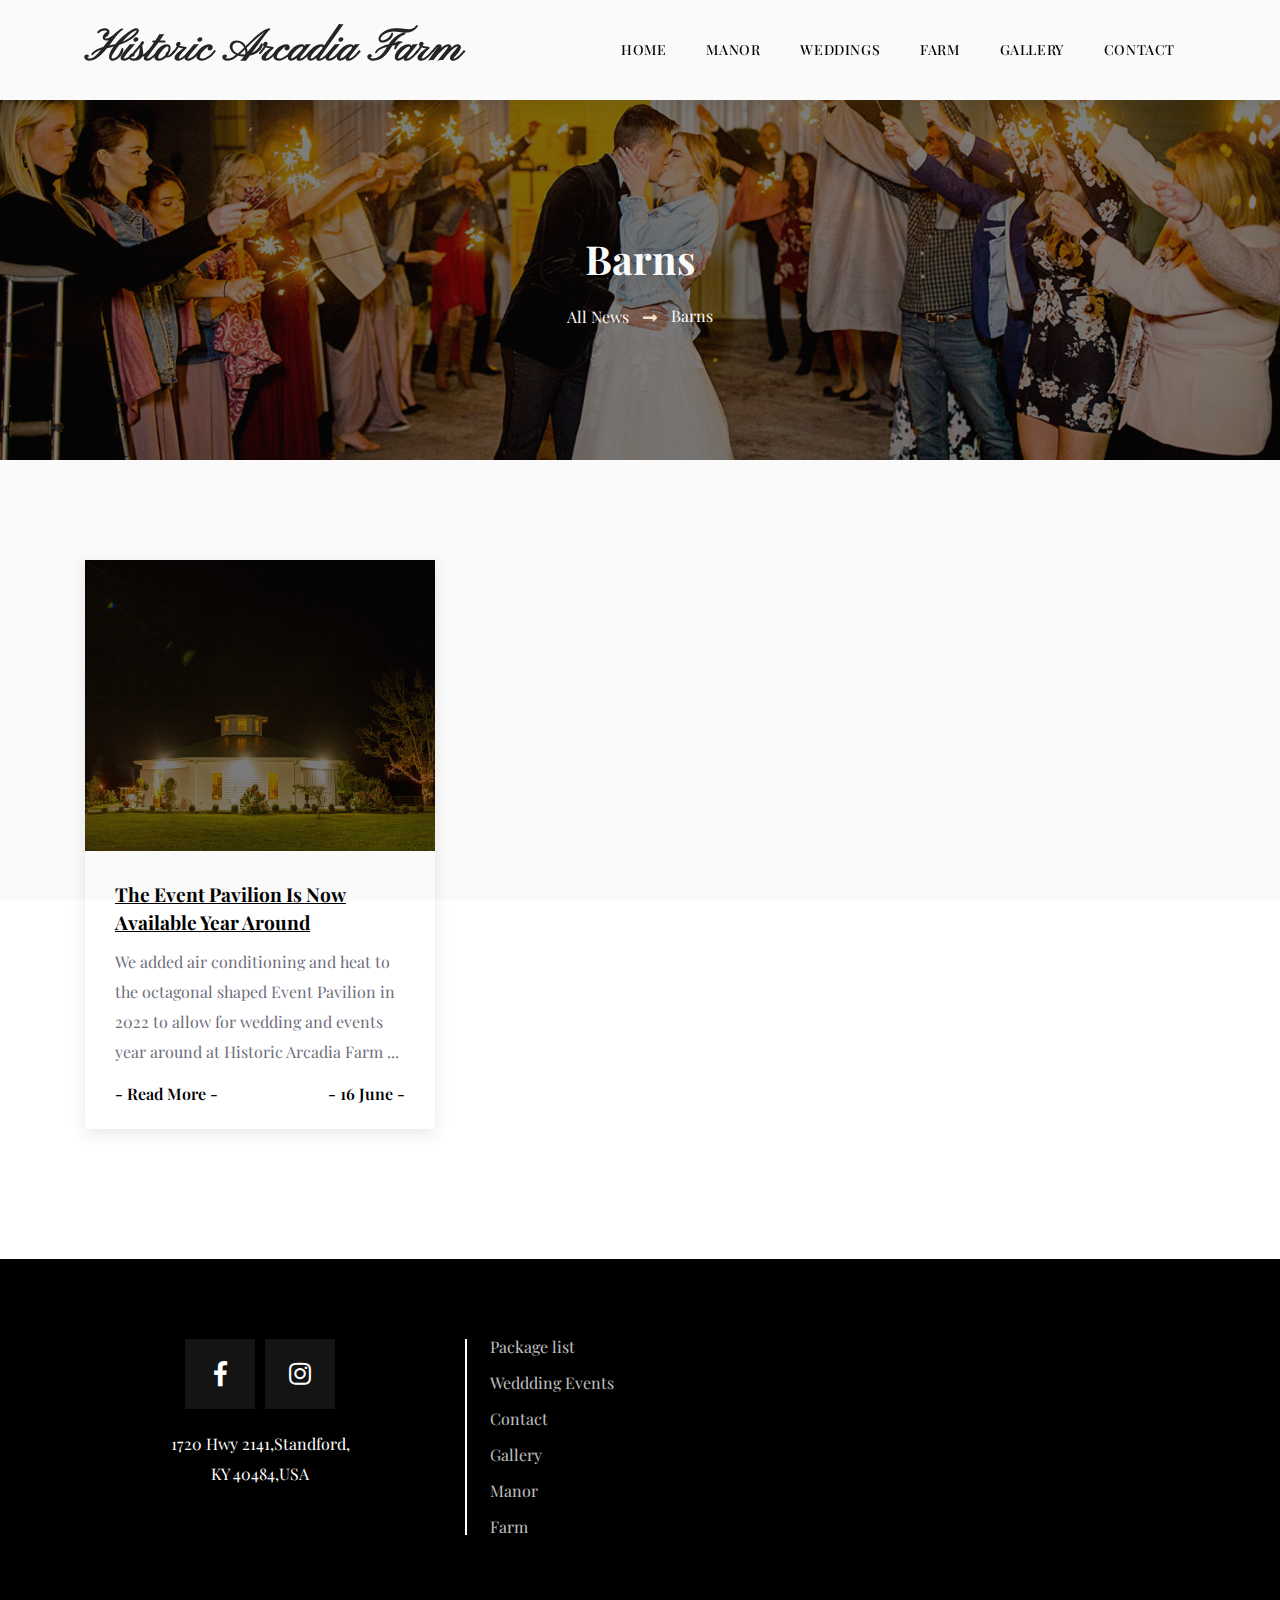
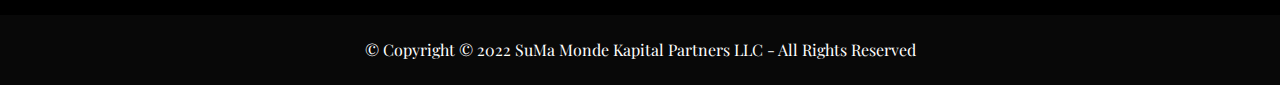
<file: arcadia_site/news/barns/index.html>
<!DOCTYPE html>
<html lang="en">
    <head>
        <!--// Meta Tags //-->
        <meta charset="UTF-8" />
        <meta http-equiv="X-UA-Compatible" content="IE=edge" />
        <meta name="viewport" content="width=device-width, initial-scale=1.0" />
        <meta name="description" content="Wedding Event Center" />
        <meta name="keywords" content="construction,business,finance,corporate" />
        <!--// Frameworks //-->
        <link rel="stylesheet" href="../../vendor/css/bootstrap.min.css" />
        <link rel="stylesheet" href="../../vendor/css/magnific.popup.min.css" />
        <link rel="stylesheet" href="../../vendor/css/fancybox.min.css" />
        <link rel="stylesheet" href="../../vendor/css/animate.min.css" />
        <link rel="stylesheet" href="../../vendor/css/owl.carousel.min.css" />
        <link rel="stylesheet" href="../../vendor/css/owl.carousel.default.min.css" />
        <link rel="stylesheet" href="../../fonts/font_awesome/css/all.css" />
        <!--// Style Css //-->
        <link rel="stylesheet" href="../../css/style.css" />
        <title>Shelby Manor at Arcadia Farm</title>
    </head>
    <body>
        <!--// Page Wrapper Start //-->
        <div class="page-wrapper">
            <!--// Header Start //-->
            <header class="header fixed-top" id="header">
                <div id="nav-menu-wrap">
                    <div class="container">
                        <nav class="navbar bg-white navbar-expand-lg p-0">
                            <div class="logo-text">
                                <h4>Historic Arcadia Farm</h4>
                            </div>
                            <button class="navbar-toggler" type="button" data-toggle="collapse" data-target="#fixedNavbar" aria-controls="fixedNavbar" aria-expanded="false" aria-label="Toggle navigation">
                                <span class="togler-icon-inner">
                                    <span class="line-1"></span>
                                    <span class="line-2"></span>
                                    <span class="line-3"></span>
                                </span>
                            </button>
                            <div class="collapse navbar-collapse main-menu justify-content-end" id="fixedNavbar">
                                <ul class="navbar-nav">
                                    <li class="nav-item">
                                        <a class="nav-link" href="../../index.html">Home</a>
                                    </li>
                                    <li class="nav-item">
                                        <a class="nav-link" href="../../manor.html">Manor</a>
                                    </li>
                                    <li class="nav-item">
                                        <a class="nav-link" href="../../weddings.html">Weddings</a>
                                    </li>
                                    <li class="nav-item">
                                        <a class="nav-link" href="../../barns.html">Farm</a>
                                    </li>
                                    <li class="nav-item">
                                        <a class="nav-link" href="../../gallery.html">Gallery</a>
                                    </li>
                                    <li class="nav-item">
                                        <a class="nav-link" href="../../contact-us.html">Contact</a>
                                    </li>
                                </ul>
                            </div>
                        </nav>
                    </div>
                </div>
            </header>
            <!--// Header End  //-->

            <!--// Breadcrumb Section Start //-->
            <section class="breadcrumb-section section" data-scroll-index="0" data-bg-image-path="../../img/news/event_pavilion_news_breadcrumb_img.png">
                <div class="container">
                    <div class="row justify-content-center">
                        <div class="col-lg-8">
                            <div class="breadcrumb-inner">
                                <h1> Barns </h1>
                                <ul class="breadcrumb-links">
                                    <li>
                                        <a href="../index.html">All News</a>
                                    </li>
                                    <li class="active">
                                        Barns
                                    </li>
                                </ul>
                            </div>
                        </div>
                    </div>
                </div>
            </section>
            <!--// Breadcrumb Section end //-->
            

            <!--// Latest News Section Start //-->
            <section class="section latest-news-section">
                <div class="container">
                    <div class="row">
                        <div class="col-md-4">
                            <div class="blog-item">
                                <div class="img">
                                    <img src="../../img/news/event_pavilion_news_img.png" alt="Blog image" class="img-fluid" />
                                </div>
                                <div class="body">
                                    <h6>
                                        <a href="the-event-pavilion-is-now-available-year-around.html">The Event Pavilion Is Now Available Year Around</a>
                                    </h6>
                                    <p>
                                        We added air conditioning and heat to the octagonal shaped Event Pavilion 
                                        in 2022 to allow for wedding and events year around at Historic Arcadia Farm ...
                                    </p>
                                    <div class="metas">
                                        <a href="the-event-pavilion-is-now-available-year-around.html" class="blog-button">- Read More -</a>
                                        <span>- 16 June -</span>
                                    </div>
                                </div>
                            </div>
                        </div>
                    </div>
                </div>
            </section>
            <!--// Latest News Section End //-->

            <!--// Footer Start //-->
            <footer id="footer">
                <div id="footer-top">
                    <div class="container">
                        <div class="row ">
                            <div class="col-md-12 col-lg-4">
                                <div class="footer-widget">
                                    <div class="footer-social-link">
                                        <ul>
                                            <li><a href="https://www.facebook.com/ArcadiaFarmsStanford"><i class="fab fa-facebook-f"></i></a></li>
                                            <li><a href="https://www.instagram.com/arcadia_shelby_manor/"><i class="fab fa-instagram"></i></a></li>
                                        </ul>
                                    </div>
                                    <ul class="footer-contact-info">
                                        <li>
                                            <span>1720 Hwy 2141,Standford,<br> KY 40484,USA</span>
                                        </li>
                                    </ul>
                                </div>
                            </div>
                            <div class="col-md-12 col-lg-4">
                                <div class="footer-widget">
                                    <ul class="footer-links">
                                        <li>
                                            <a href="../../price-list/Revised_Arcadia_Rate_Sheet_2023-2024.pdf" download>Package list</a>
                                        </li>
                                        <li>
                                            <a href="../../weddings.html">Weddding Events</a>
                                        </li>
                                        <li>
                                            <a href="../../contact-us.html">Contact</a>
                                        </li>
                                        <li>
                                            <a href="../../gallery.html">Gallery</a>
                                        </li>
                                        <li>
                                            <a href="../../manor.html">Manor</a>
                                        </li>
                                        <li>
                                            <a href="../../barns.html">Farm</a>
                                        </li>
                                    </ul>
                                </div>
                            </div>
                        </div>
                    </div>
                </div>
                <!--// #footer-top //-->
                <div id="copyright">
                    <div class="container">
                        <p class="copyright-text text-center">
                            &copy; Copyright © 2022 SuMa Monde Kapital Partners LLC - All Rights Reserved
                        </p>
                    </div>
                </div>
                <!--// #copyright //-->
            </footer>
            <!--// Footer End //-->
        </div>
        <!--// Page Wrapper End //-->

        <a href="#" class="scroll-top-btn" data-scroll-goto="0"><i class="fa fa-chevron-up"></i></a>
        <!--// .scroll-top-btn //-->

        <div id="preloader-wrap">
            <div class="preloader-inner">
                <div class="lds-ring">
                    <div></div>
                    <div></div>
                    <div></div>
                    <div></div>
                </div>
            </div>
        </div>
        <!--// #preloader-wrap //-->

        <!--// Scripts //-->
        <script src="../../vendor/js/jquery.min.js"></script>
        <script src="../../vendor/js/popper.min.js"></script>
        <script src="../../vendor/js/bootstrap.min.js"></script>
        <script src="../../vendor/js/waypoint.min.js"></script>
        <script src="../../vendor/js/jquery.easing.min.js"></script>
        <script src="../../vendor/js/scrollit.min.js"></script>
        <script src="../../vendor/js/owl.carousel.min.js"></script>
        <script src="../../vendor/js/fancybox.min.js"></script>
        <!--// Main Js //-->
        <script src="../../js/main.js"></script>
    </body>
</html>
</file>
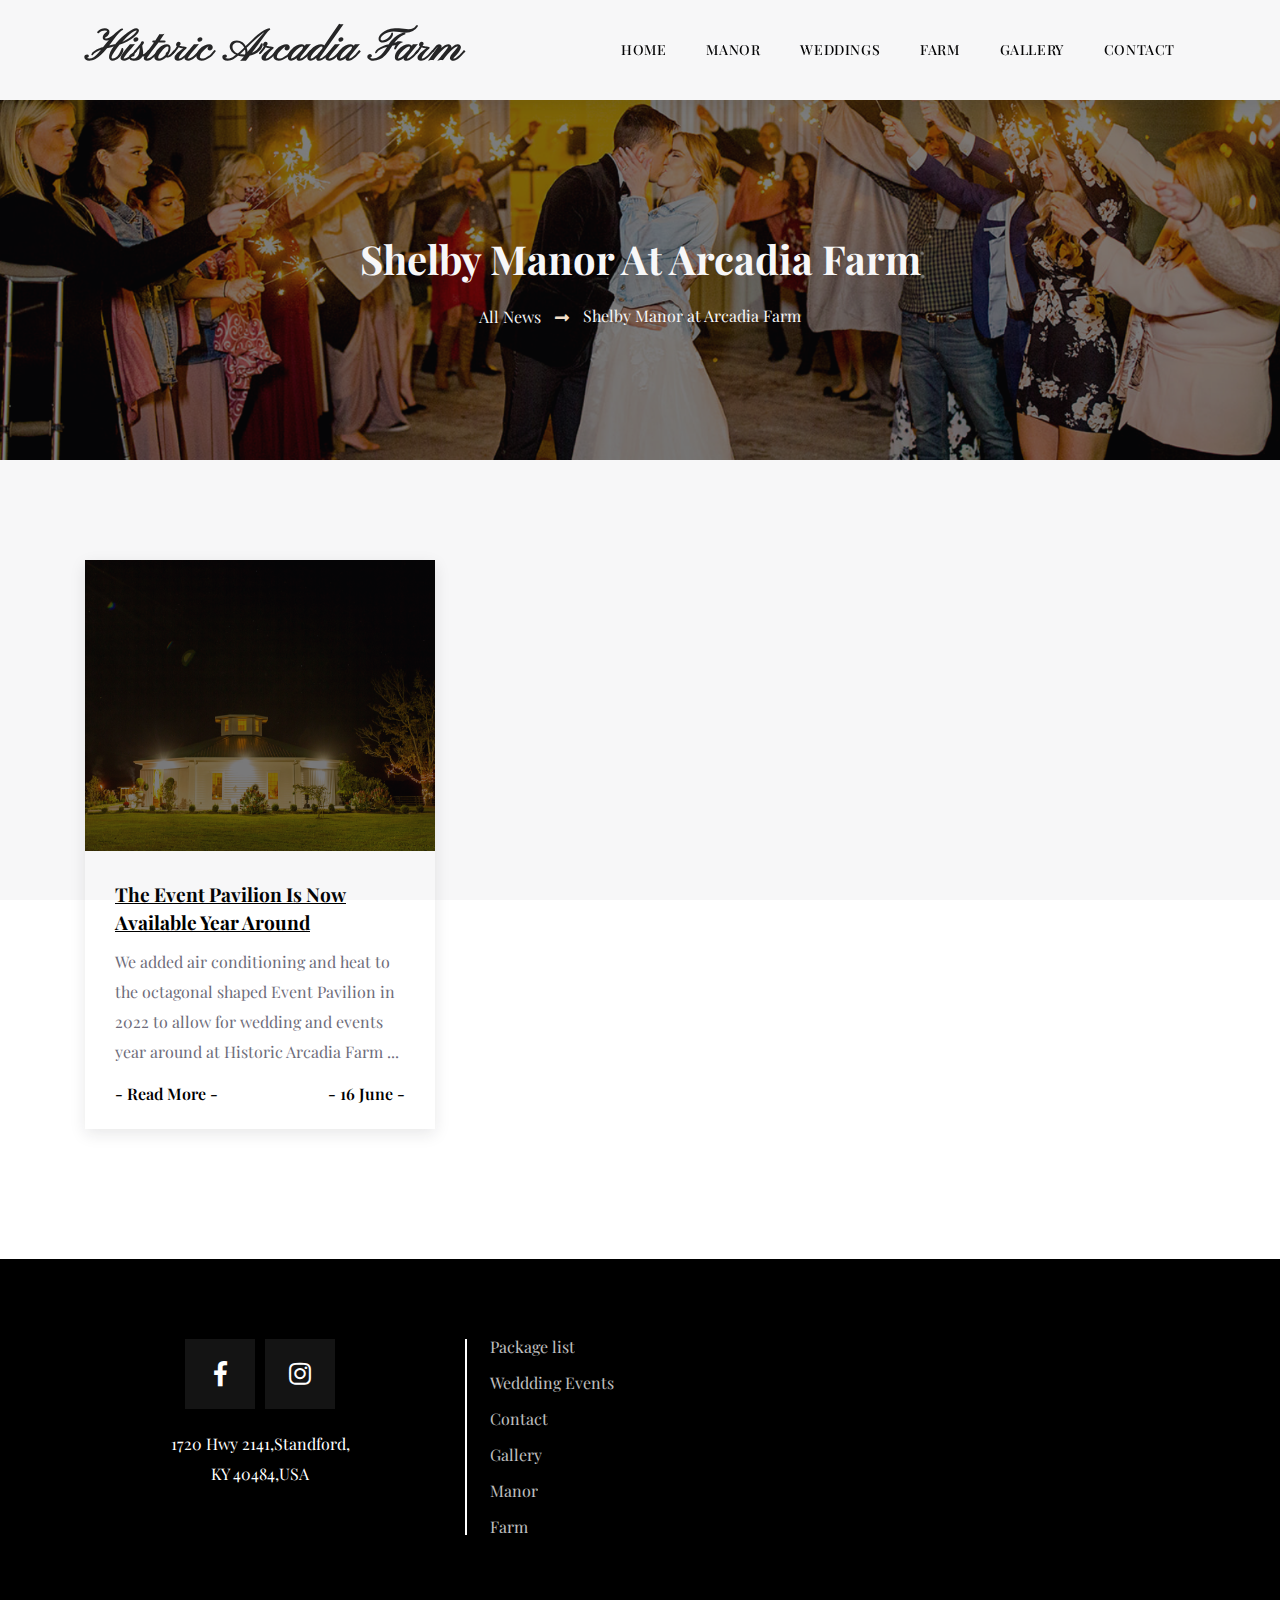
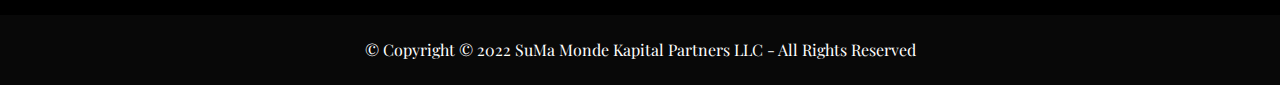
<file: arcadia_site/news/manor/index.html>
<!DOCTYPE html>
<html lang="en">
    <head>
        <!--// Meta Tags //-->
        <meta charset="UTF-8" />
        <meta http-equiv="X-UA-Compatible" content="IE=edge" />
        <meta name="viewport" content="width=device-width, initial-scale=1.0" />
        <meta name="description" content="Wedding Event Center" />
        <meta name="keywords" content="construction,business,finance,corporate" />
        <!--// Frameworks //-->
        <link rel="stylesheet" href="../../vendor/css/bootstrap.min.css" />
        <link rel="stylesheet" href="../../vendor/css/magnific.popup.min.css" />
        <link rel="stylesheet" href="../../vendor/css/fancybox.min.css" />
        <link rel="stylesheet" href="../../vendor/css/animate.min.css" />
        <link rel="stylesheet" href="../../vendor/css/owl.carousel.min.css" />
        <link rel="stylesheet" href="../../vendor/css/owl.carousel.default.min.css" />
        <link rel="stylesheet" href="../../fonts/font_awesome/css/all.css" />
        <!--// Style Css //-->
        <link rel="stylesheet" href="../../css/style.css" />
        <title>Shelby Manor at Arcadia Farm</title>
    </head>
    <body>
        <!--// Page Wrapper Start //-->
        <div class="page-wrapper">
            <!--// Header Start //-->
            <header class="header fixed-top" id="header">
                <div id="nav-menu-wrap">
                    <div class="container">
                        <nav class="navbar bg-white navbar-expand-lg p-0">
                            <div class="logo-text">
                                <h4>Historic Arcadia Farm</h4>
                            </div>
                            <button class="navbar-toggler" type="button" data-toggle="collapse" data-target="#fixedNavbar" aria-controls="fixedNavbar" aria-expanded="false" aria-label="Toggle navigation">
                                <span class="togler-icon-inner">
                                    <span class="line-1"></span>
                                    <span class="line-2"></span>
                                    <span class="line-3"></span>
                                </span>
                            </button>
                            <div class="collapse navbar-collapse main-menu justify-content-end" id="fixedNavbar">
                                <ul class="navbar-nav">
                                    <li class="nav-item">
                                        <a class="nav-link" href="../../index.html">Home</a>
                                    </li>
                                    <li class="nav-item">
                                        <a class="nav-link" href="../../manor.html">Manor</a>
                                    </li>
                                    <li class="nav-item">
                                        <a class="nav-link" href="../../weddings.html">Weddings</a>
                                    </li>
                                    <li class="nav-item">
                                        <a class="nav-link" href="../../barns.html">Farm</a>
                                    </li>
                                    <li class="nav-item">
                                        <a class="nav-link" href="../../gallery.html">Gallery</a>
                                    </li>
                                    <li class="nav-item">
                                        <a class="nav-link" href="../../contact-us.html">Contact</a>
                                    </li>
                                </ul>
                            </div>
                        </nav>
                    </div>
                </div>
            </header>
            <!--// Header End  //-->

            <!--// Breadcrumb Section Start //-->
            <section class="breadcrumb-section section" data-scroll-index="0" data-bg-image-path="../../img/news/event_pavilion_news_breadcrumb_img.png">
                <div class="container">
                    <div class="row justify-content-center">
                        <div class="col-lg-8">
                            <div class="breadcrumb-inner">
                                <h1> Shelby Manor at Arcadia Farm </h1>
                                <ul class="breadcrumb-links">
                                    <li>
                                        <a href="../index.html">All News</a>
                                    </li>
                                    <li class="active">
                                        Shelby Manor at Arcadia Farm
                                    </li>
                                </ul>
                            </div>
                        </div>
                    </div>
                </div>
            </section>
            <!--// Breadcrumb Section end //-->
            

            <!--// Latest News Section Start //-->
            <section class="section latest-news-section">
                <div class="container">
                    <div class="row">
                        <div class="col-md-4">
                            <div class="blog-item">
                                <div class="img">
                                    <img src="../../img/news/event_pavilion_news_img.png" alt="Blog image" class="img-fluid" />
                                </div>
                                <div class="body">
                                    <h6>
                                        <a href="the-event-pavilion-is-now-available-year-around.html">The Event Pavilion Is Now Available Year Around</a>
                                    </h6>
                                    <p>
                                        We added air conditioning and heat to the octagonal shaped Event Pavilion 
                                        in 2022 to allow for wedding and events year around at Historic Arcadia Farm ...
                                    </p>
                                    <div class="metas">
                                        <a href="the-event-pavilion-is-now-available-year-around.html" class="blog-button">- Read More -</a>
                                        <span>- 16 June -</span>
                                    </div>
                                </div>
                            </div>
                        </div>
                    </div>
                </div>
            </section>
            <!--// Latest News Section End //-->

            <!--// Footer Start //-->
            <footer id="footer">
                <div id="footer-top">
                    <div class="container">
                        <div class="row ">
                            <div class="col-md-12 col-lg-4">
                                <div class="footer-widget">
                                    <div class="footer-social-link">
                                        <ul>
                                            <li><a href="https://www.facebook.com/ArcadiaFarmsStanford"><i class="fab fa-facebook-f"></i></a></li>
                                            <li><a href="https://www.instagram.com/arcadia_shelby_manor/"><i class="fab fa-instagram"></i></a></li>
                                        </ul>
                                    </div>
                                    <ul class="footer-contact-info">
                                        <li>
                                            <span>1720 Hwy 2141,Standford,<br> KY 40484,USA</span>
                                        </li>
                                    </ul>
                                </div>
                            </div>
                            <div class="col-md-12 col-lg-4">
                                <div class="footer-widget">
                                    <ul class="footer-links">
                                        <li>
                                            <a href="../../price-list/Revised_Arcadia_Rate_Sheet_2023-2024.pdf" download>Package list</a>
                                        </li>
                                        <li>
                                            <a href="../../weddings.html">Weddding Events</a>
                                        </li>
                                        <li>
                                            <a href="../../contact-us.html">Contact</a>
                                        </li>
                                        <li>
                                            <a href="../../gallery.html">Gallery</a>
                                        </li>
                                        <li>
                                            <a href="../../manor.html">Manor</a>
                                        </li>
                                        <li>
                                            <a href="../../barns.html">Farm</a>
                                        </li>
                                    </ul>
                                </div>
                            </div>
                        </div>
                    </div>
                </div>
                <!--// #footer-top //-->
                <div id="copyright">
                    <div class="container">
                        <p class="copyright-text text-center">
                            &copy; Copyright © 2022 SuMa Monde Kapital Partners LLC - All Rights Reserved
                        </p>
                    </div>
                </div>
                <!--// #copyright //-->
            </footer>
            <!--// Footer End //-->
        </div>
        <!--// Page Wrapper End //-->

        <a href="#" class="scroll-top-btn" data-scroll-goto="0"><i class="fa fa-chevron-up"></i></a>
        <!--// .scroll-top-btn //-->

        <div id="preloader-wrap">
            <div class="preloader-inner">
                <div class="lds-ring">
                    <div></div>
                    <div></div>
                    <div></div>
                    <div></div>
                </div>
            </div>
        </div>
        <!--// #preloader-wrap //-->

        <!--// Scripts //-->
        <script src="../../vendor/js/jquery.min.js"></script>
        <script src="../../vendor/js/popper.min.js"></script>
        <script src="../../vendor/js/bootstrap.min.js"></script>
        <script src="../../vendor/js/waypoint.min.js"></script>
        <script src="../../vendor/js/jquery.easing.min.js"></script>
        <script src="../../vendor/js/scrollit.min.js"></script>
        <script src="../../vendor/js/owl.carousel.min.js"></script>
        <script src="../../vendor/js/fancybox.min.js"></script>
        <!--// Main Js //-->
        <script src="../../js/main.js"></script>
    </body>
</html>
</file>
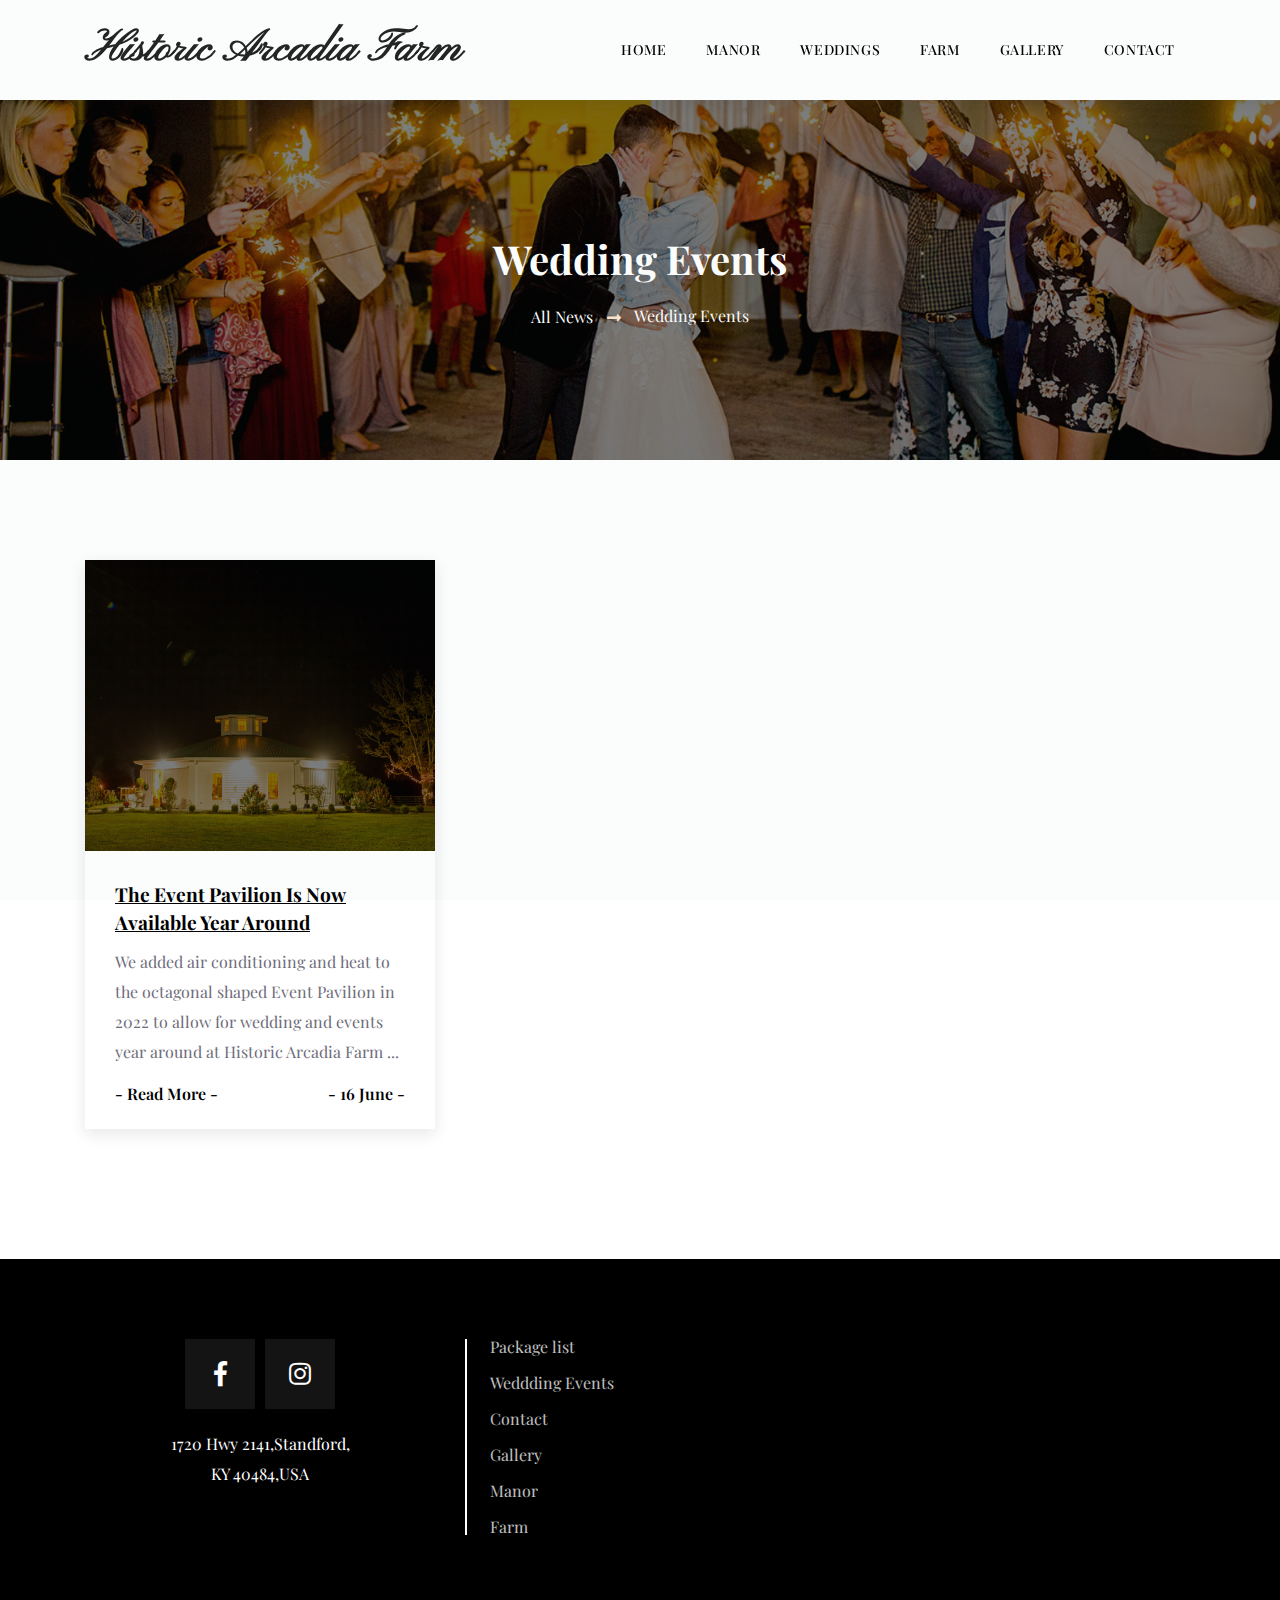
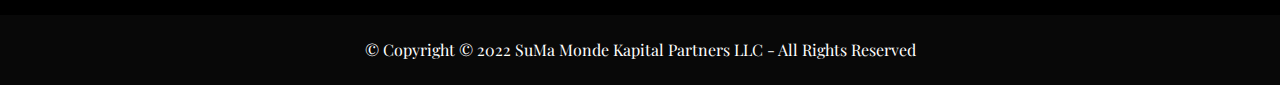
<file: arcadia_site/news/wedding-events/index.html>
<!DOCTYPE html>
<html lang="en">
    <head>
        <!--// Meta Tags //-->
        <meta charset="UTF-8" />
        <meta http-equiv="X-UA-Compatible" content="IE=edge" />
        <meta name="viewport" content="width=device-width, initial-scale=1.0" />
        <meta name="description" content="Wedding Event Center" />
        <meta name="keywords" content="construction,business,finance,corporate" />
        <!--// Frameworks //-->
        <link rel="stylesheet" href="../../vendor/css/bootstrap.min.css" />
        <link rel="stylesheet" href="../../vendor/css/magnific.popup.min.css" />
        <link rel="stylesheet" href="../../vendor/css/fancybox.min.css" />
        <link rel="stylesheet" href="../../vendor/css/animate.min.css" />
        <link rel="stylesheet" href="../../vendor/css/owl.carousel.min.css" />
        <link rel="stylesheet" href="../../vendor/css/owl.carousel.default.min.css" />
        <link rel="stylesheet" href="../../fonts/font_awesome/css/all.css" />
        <!--// Style Css //-->
        <link rel="stylesheet" href="../../css/style.css" />
        <title>Shelby Manor at Arcadia Farm</title>
    </head>
    <body>
        <!--// Page Wrapper Start //-->
        <div class="page-wrapper">
            <!--// Header Start //-->
            <header class="header fixed-top" id="header">
                <div id="nav-menu-wrap">
                    <div class="container">
                        <nav class="navbar bg-white navbar-expand-lg p-0">
                            <div class="logo-text">
                                <h4>Historic Arcadia Farm</h4>
                            </div>
                            <button class="navbar-toggler" type="button" data-toggle="collapse" data-target="#fixedNavbar" aria-controls="fixedNavbar" aria-expanded="false" aria-label="Toggle navigation">
                                <span class="togler-icon-inner">
                                    <span class="line-1"></span>
                                    <span class="line-2"></span>
                                    <span class="line-3"></span>
                                </span>
                            </button>
                            <div class="collapse navbar-collapse main-menu justify-content-end" id="fixedNavbar">
                                <ul class="navbar-nav">
                                    <li class="nav-item">
                                        <a class="nav-link" href="../../index.html">Home</a>
                                    </li>
                                    <li class="nav-item">
                                        <a class="nav-link" href="../../manor.html">Manor</a>
                                    </li>
                                    <li class="nav-item">
                                        <a class="nav-link" href="../../weddings.html">Weddings</a>
                                    </li>
                                    <li class="nav-item">
                                        <a class="nav-link" href="../../barns.html">Farm</a>
                                    </li>
                                    <li class="nav-item">
                                        <a class="nav-link" href="../../gallery.html">Gallery</a>
                                    </li>
                                    <li class="nav-item">
                                        <a class="nav-link" href="../../contact-us.html">Contact</a>
                                    </li>
                                </ul>
                            </div>
                        </nav>
                    </div>
                </div>
            </header>
            <!--// Header End  //-->

            <!--// Breadcrumb Section Start //-->
            <section class="breadcrumb-section section" data-scroll-index="0" data-bg-image-path="../../img/news/event_pavilion_news_breadcrumb_img.png">
                <div class="container">
                    <div class="row justify-content-center">
                        <div class="col-lg-8">
                            <div class="breadcrumb-inner">
                                <h1> Wedding Events</h1>
                                <ul class="breadcrumb-links">
                                    <li>
                                        <a href="../index.html">All News</a>
                                    </li>
                                    <li class="active">
                                        Wedding Events
                                    </li>
                                </ul>
                            </div>
                        </div>
                    </div>
                </div>
            </section>
            <!--// Breadcrumb Section end //-->
            

            <!--// Latest News Section Start //-->
            <section class="section latest-news-section">
                <div class="container">
                    <div class="row">
                        <div class="col-md-4">
                            <div class="blog-item">
                                <div class="img">
                                    <img src="../../img/news/event_pavilion_news_img.png" alt="Blog image" class="img-fluid" />
                                </div>
                                <div class="body">
                                    <h6>
                                        <a href="the-event-pavilion-is-now-available-year-around.html">The Event Pavilion Is Now Available Year Around</a>
                                    </h6>
                                    <p>
                                        We added air conditioning and heat to the octagonal shaped Event Pavilion 
                                        in 2022 to allow for wedding and events year around at Historic Arcadia Farm ...
                                    </p>
                                    <div class="metas">
                                        <a href="the-event-pavilion-is-now-available-year-around.html" class="blog-button">- Read More -</a>
                                        <span>- 16 June -</span>
                                    </div>
                                </div>
                            </div>
                        </div>
                    </div>
                </div>
            </section>
            <!--// Latest News Section End //-->

            <!--// Footer Start //-->
            <footer id="footer">
                <div id="footer-top">
                    <div class="container">
                        <div class="row ">
                            <div class="col-md-12 col-lg-4">
                                <div class="footer-widget">
                                    <div class="footer-social-link">
                                        <ul>
                                            <li><a href="https://www.facebook.com/ArcadiaFarmsStanford"><i class="fab fa-facebook-f"></i></a></li>
                                            <li><a href="https://www.instagram.com/arcadia_shelby_manor/"><i class="fab fa-instagram"></i></a></li>
                                        </ul>
                                    </div>
                                    <ul class="footer-contact-info">
                                        <li>
                                            <span>1720 Hwy 2141,Standford,<br> KY 40484,USA</span>
                                        </li>
                                    </ul>
                                </div>
                            </div>
                            <div class="col-md-12 col-lg-4">
                                <div class="footer-widget">
                                    <ul class="footer-links">
                                        <li>
                                            <a href="../../price-list/Revised_Arcadia_Rate_Sheet_2023-2024.pdf" download>Package list</a>
                                        </li>
                                        <li>
                                            <a href="../../weddings.html">Weddding Events</a>
                                        </li>
                                        <li>
                                            <a href="../../contact-us.html">Contact</a>
                                        </li>
                                        <li>
                                            <a href="../../gallery.html">Gallery</a>
                                        </li>
                                        <li>
                                            <a href="../../manor.html">Manor</a>
                                        </li>
                                        <li>
                                            <a href="../../barns.html">Farm</a>
                                        </li>
                                    </ul>
                                </div>
                            </div>
                        </div>
                    </div>
                </div>
                <!--// #footer-top //-->
                <div id="copyright">
                    <div class="container">
                        <p class="copyright-text text-center">
                            &copy; Copyright © 2022 SuMa Monde Kapital Partners LLC - All Rights Reserved
                        </p>
                    </div>
                </div>
                <!--// #copyright //-->
            </footer>
            <!--// Footer End //-->
        </div>
        <!--// Page Wrapper End //-->

        <a href="#" class="scroll-top-btn" data-scroll-goto="0"><i class="fa fa-chevron-up"></i></a>
        <!--// .scroll-top-btn //-->

        <div id="preloader-wrap">
            <div class="preloader-inner">
                <div class="lds-ring">
                    <div></div>
                    <div></div>
                    <div></div>
                    <div></div>
                </div>
            </div>
        </div>
        <!--// #preloader-wrap //-->

        <!--// Scripts //-->
        <script src="../../vendor/js/jquery.min.js"></script>
        <script src="../../vendor/js/popper.min.js"></script>
        <script src="../../vendor/js/bootstrap.min.js"></script>
        <script src="../../vendor/js/waypoint.min.js"></script>
        <script src="../../vendor/js/jquery.easing.min.js"></script>
        <script src="../../vendor/js/scrollit.min.js"></script>
        <script src="../../vendor/js/owl.carousel.min.js"></script>
        <script src="../../vendor/js/fancybox.min.js"></script>
        <!--// Main Js //-->
        <script src="../../js/main.js"></script>
    </body>
</html>
</file>
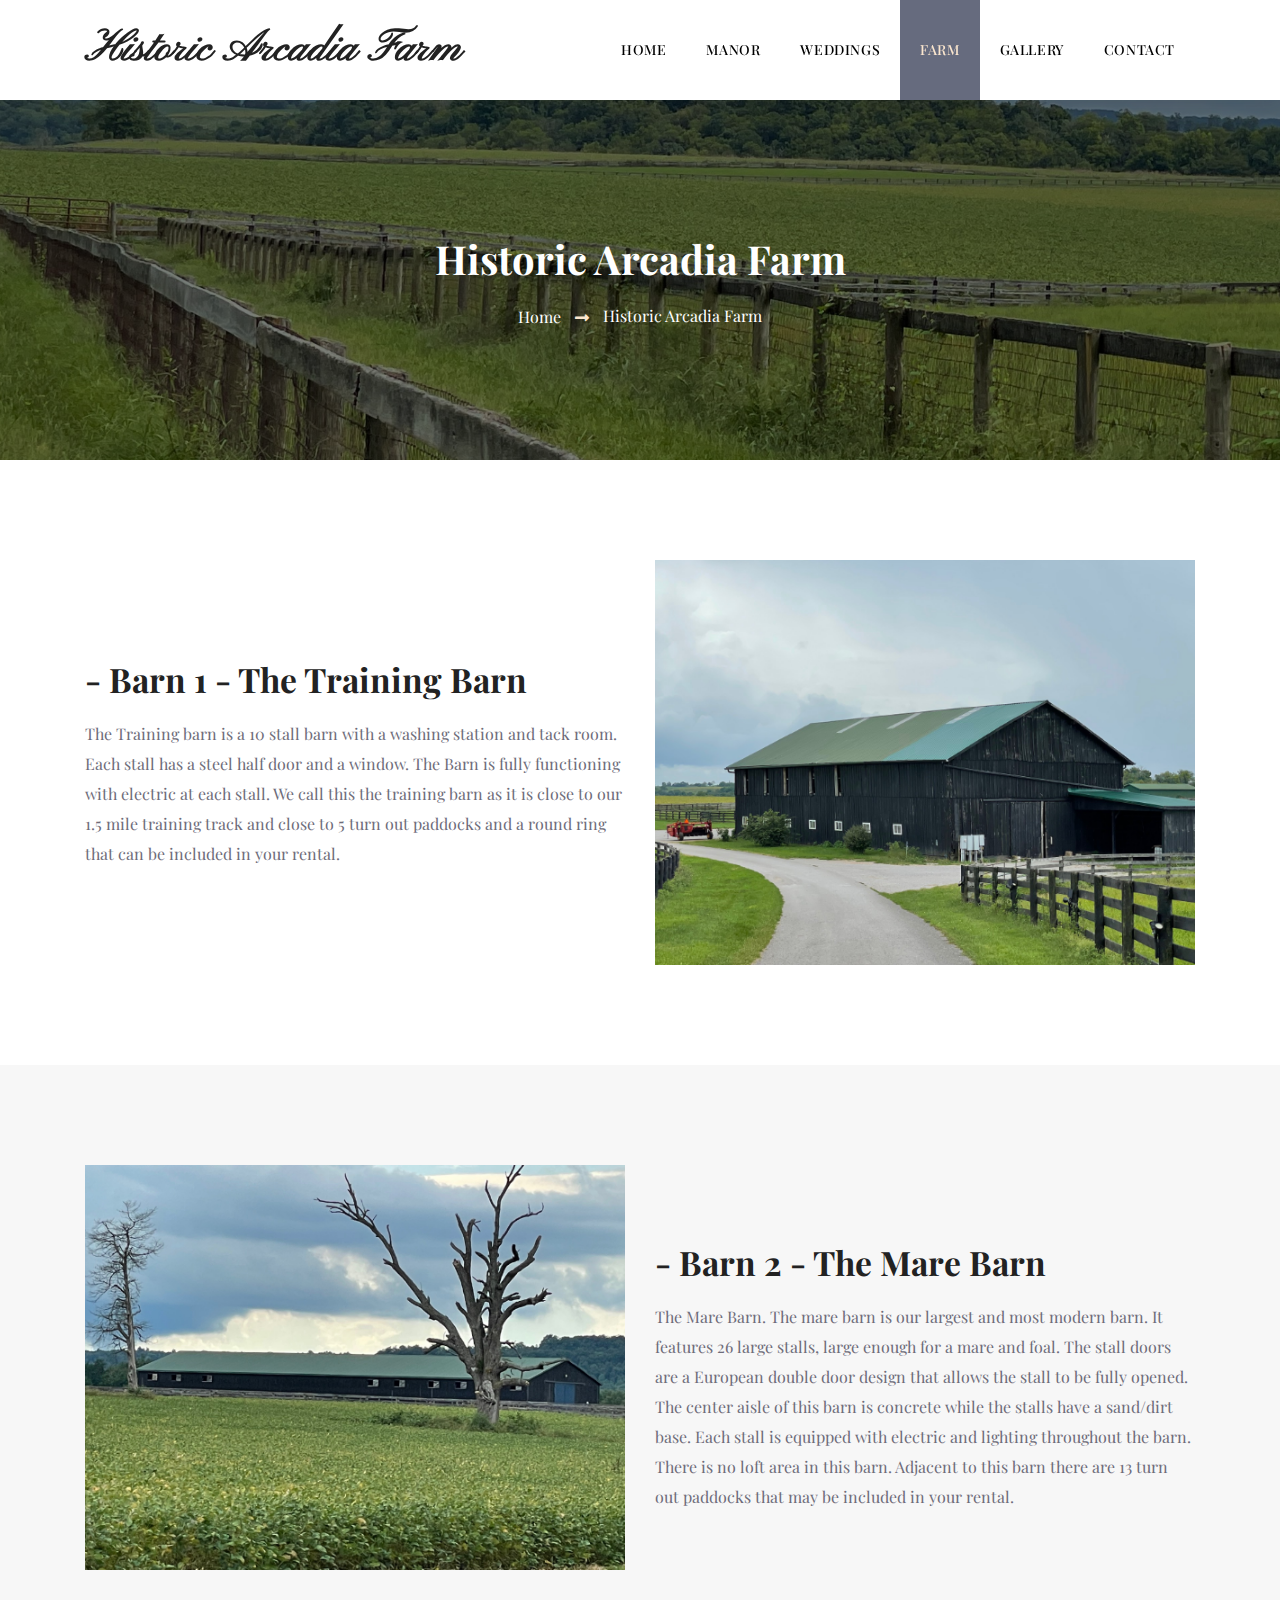
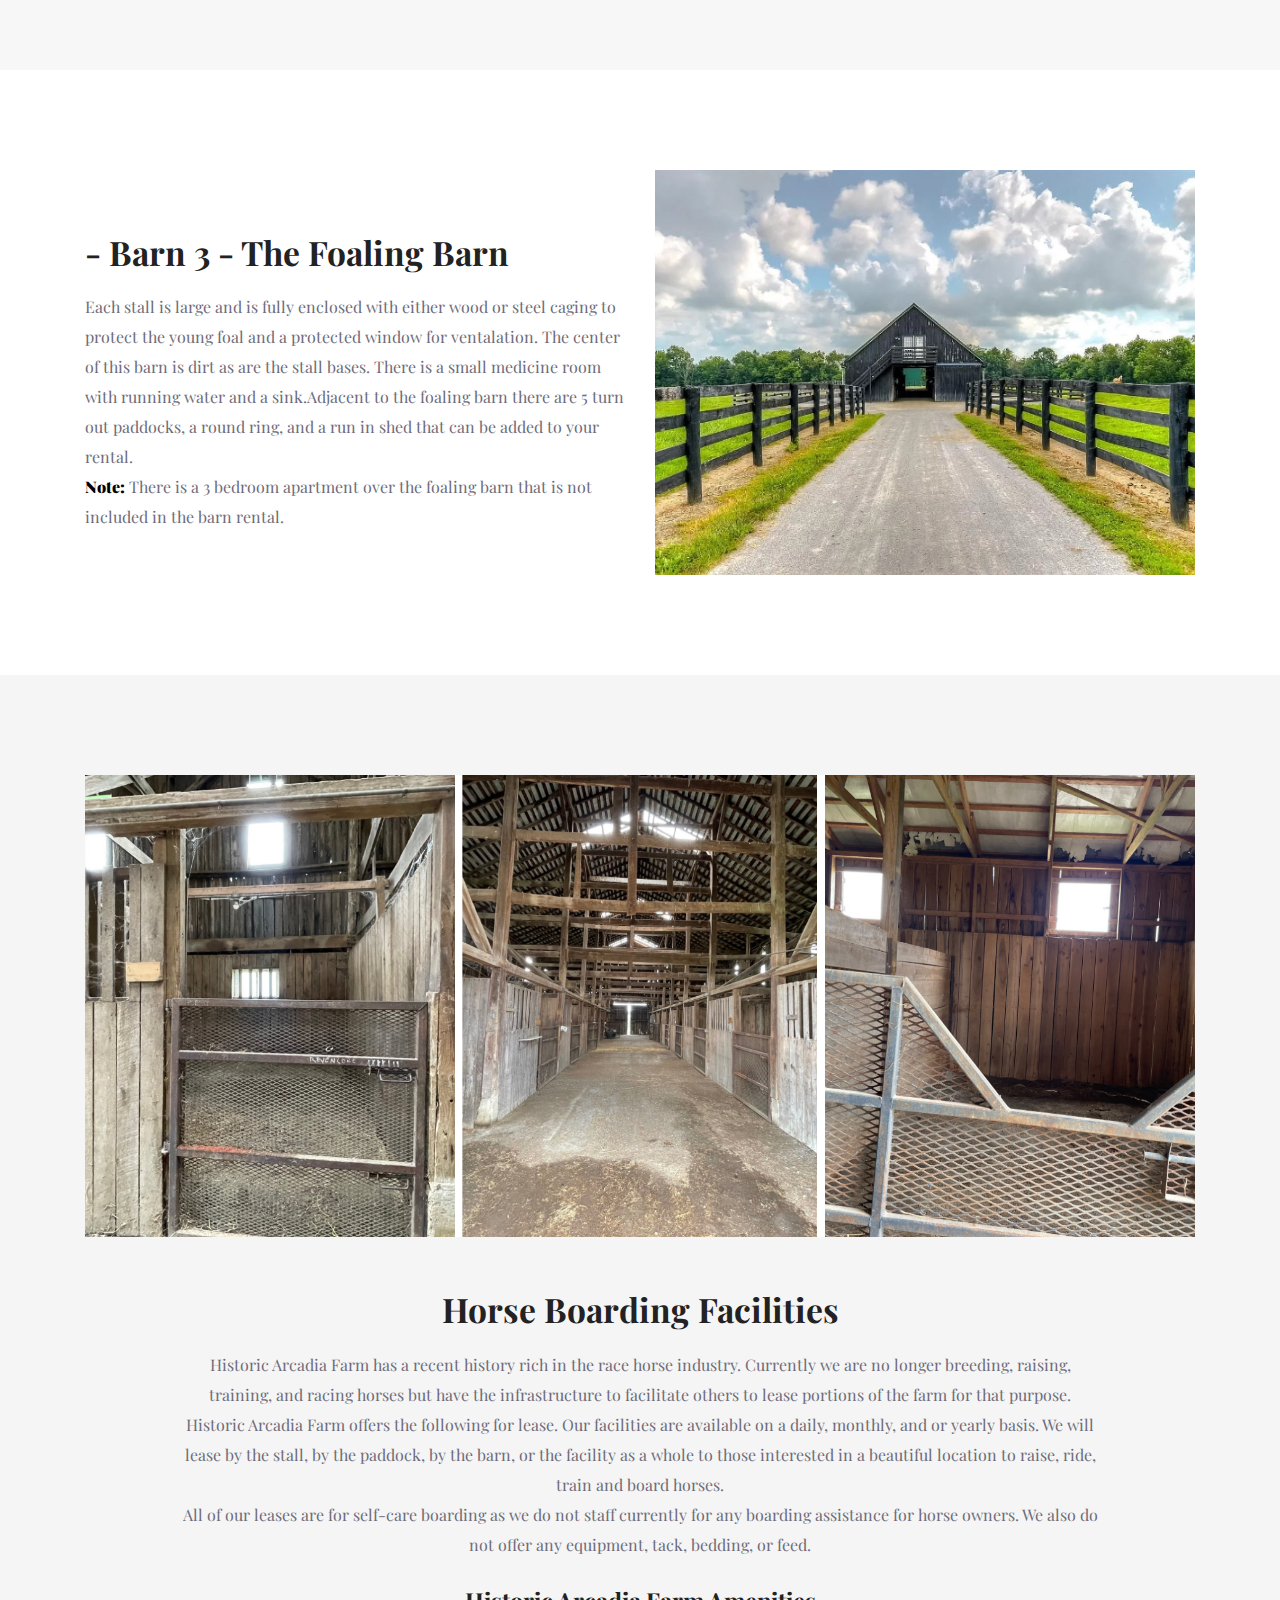
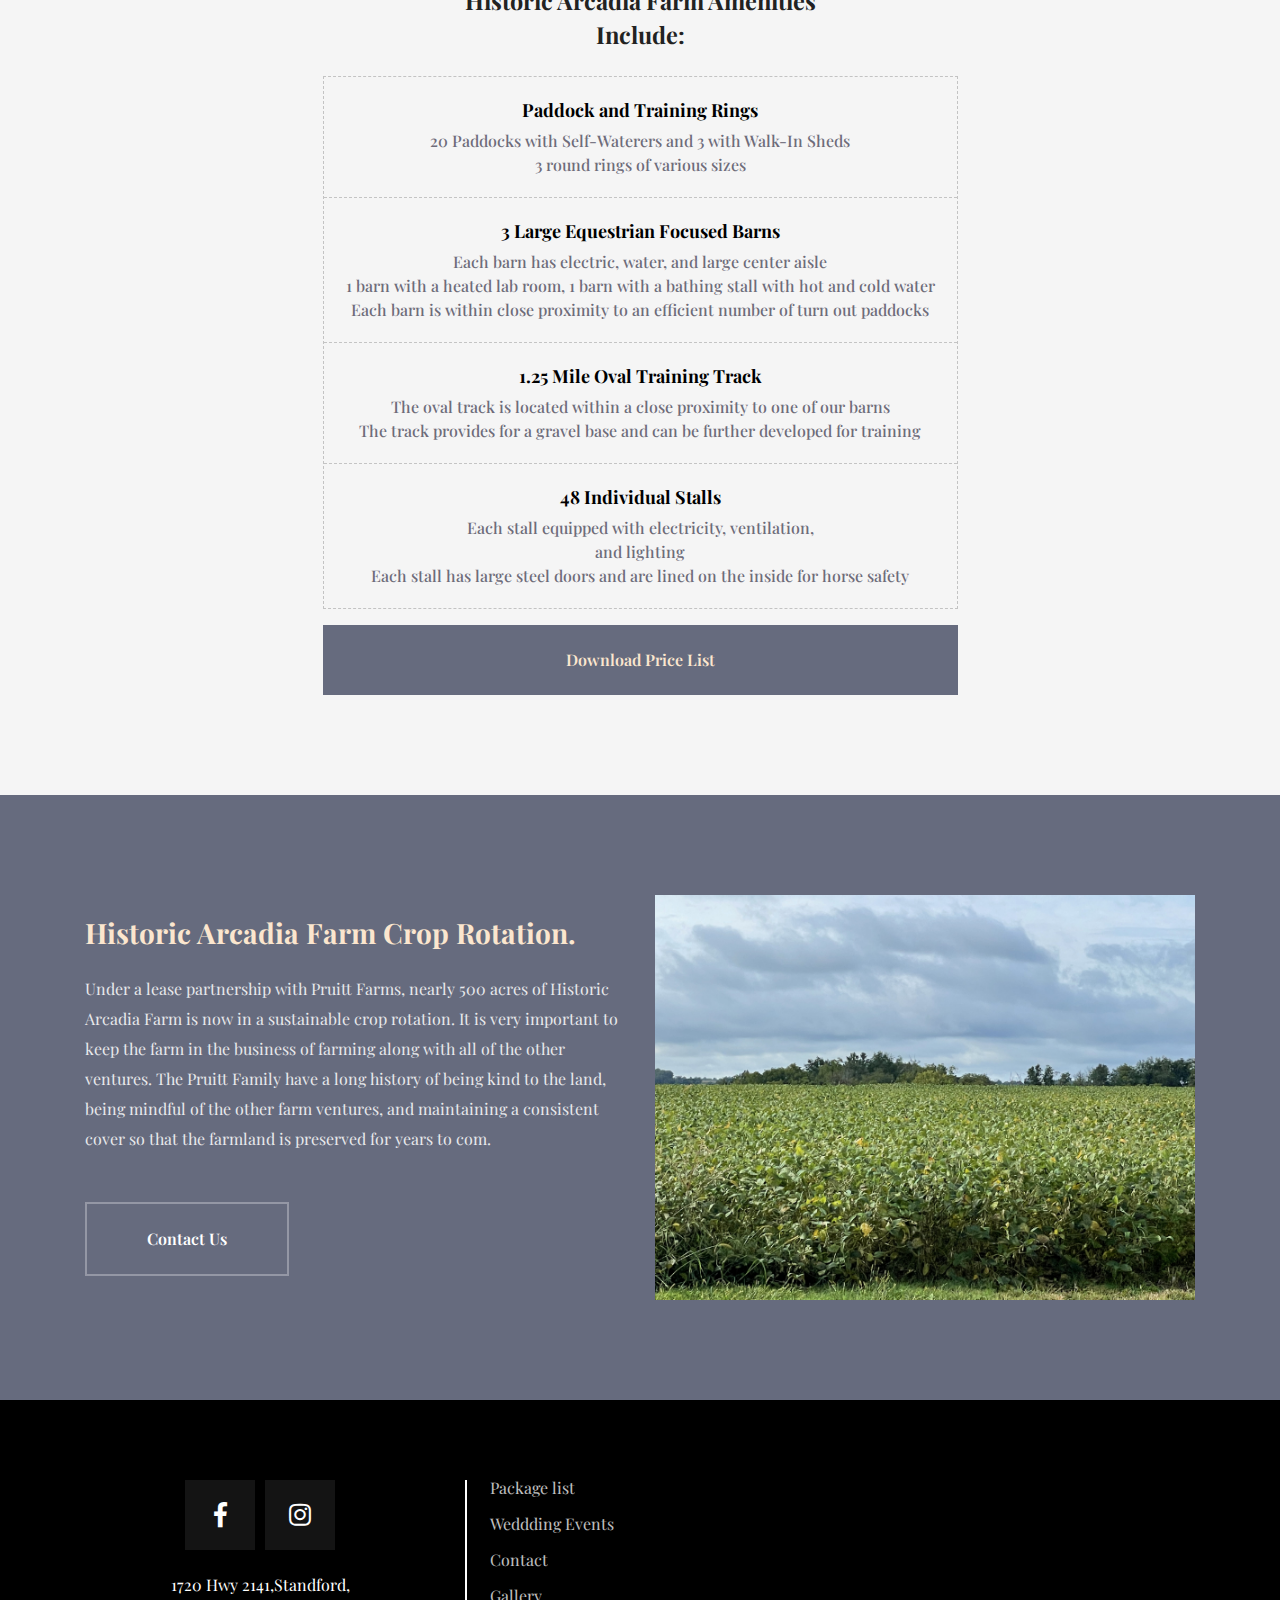
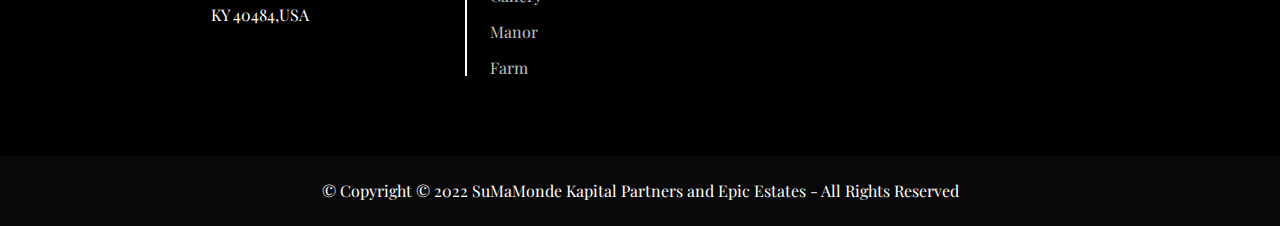
<file: arcadia_site/barns.html>
<!DOCTYPE html>
<html lang="en">
    <head>
		<!-- Google tag (gtag.js) -->
		<script async src="https://www.googletagmanager.com/gtag/js?id=G-1S732S3X43"></script>
		<script>
		  window.dataLayer = window.dataLayer || [];
		  function gtag(){dataLayer.push(arguments);}
		  gtag('js', new Date());

		  gtag('config', 'G-1S732S3X43');
		</script>
        <!--// Meta Tags //-->
        <meta charset="UTF-8" />
        <meta http-equiv="X-UA-Compatible" content="IE=edge" />
        <meta name="viewport" content="width=device-width, initial-scale=1.0" />
        <meta name="description" content="Wedding Event Center" />
        <meta name="keywords" content="construction,business,finance,corporate" />
        <!--// Frameworks //-->
        <link rel="stylesheet" href="vendor/css/bootstrap.min.css" />
        <link rel="stylesheet" href="vendor/css/magnific.popup.min.css" />
        <link rel="stylesheet" href="vendor/css/fancybox.min.css" />
        <link rel="stylesheet" href="vendor/css/animate.min.css" />
        <link rel="stylesheet" href="vendor/css/owl.carousel.min.css" />
        <link rel="stylesheet" href="vendor/css/owl.carousel.default.min.css" />
        <link rel="stylesheet" href="fonts/font_awesome/css/all.css" />
        <!--// Style Css //-->
        <link rel="stylesheet" href="css/style.css" />
        <title>Shelby Manor at Arcadia Farm</title>
    </head>
    <body>
        <!--// Page Wrapper Start //-->
        <div class="page-wrapper">
            <!--// Header Start //-->
            <header class="header fixed-top" id="header">
                <div id="nav-menu-wrap">
                    <div class="container">
                        <nav class="navbar bg-white navbar-expand-lg p-0">
                            <div class="logo-text">
                                <h4>Historic Arcadia Farm</h4>
                            </div>
                            <button class="navbar-toggler" type="button" data-toggle="collapse" data-target="#fixedNavbar" aria-controls="fixedNavbar" aria-expanded="false" aria-label="Toggle navigation">
                                <span class="togler-icon-inner">
                                    <span class="line-1"></span>
                                    <span class="line-2"></span>
                                    <span class="line-3"></span>
                                </span>
                            </button>
                            <div class="collapse navbar-collapse main-menu justify-content-end" id="fixedNavbar">
                                <ul class="navbar-nav">
                                    <li class="nav-item">
                                        <a class="nav-link" href="index.html">Home</a>
                                    </li>
                                    <li class="nav-item">
                                        <a class="nav-link" href="manor.html">Manor</a>
                                    </li>
                                    <li class="nav-item">
                                        <a class="nav-link" href="weddings.html">Weddings</a>
                                    </li>
                                    <li class="nav-item">
                                        <a class="nav-link active" href="barns.html">Farm</a>
                                    </li>
                                    <li class="nav-item">
                                        <a class="nav-link" href="gallery.html">Gallery</a>
                                    </li>
                                    <li class="nav-item">
                                        <a class="nav-link" href="contact-us.html">Contact</a>
                                    </li>
                                </ul>
                            </div>
                        </nav>
                    </div>
                </div>
            </header>
            <!--// Header End  //-->

            <!--// Breadcrumb Section Start //-->
            <section class="breadcrumb-section section" data-scroll-index="0" data-bg-image-path="img/barns/barns-bread-crumb-img.png">
                <div class="container">
                    <div class="row justify-content-center">
                        <div class="col-lg-8">
                            <div class="breadcrumb-inner">
                                <h1>Historic Arcadia Farm</h1>
                                <ul class="breadcrumb-links">
                                    <li>
                                        <a href="index.html">Home</a>
                                    </li>
                                    <li class="active">
                                        Historic Arcadia Farm
                                    </li>
                                </ul>
                            </div>
                        </div>
                    </div>
                </div>
            </section>
            <!--// Breadcrumb Section end //-->

            <!--// wedding-info-section start //-->
            <section class="wedding-info-section section">
                <div class="container">
                    <div class="row align-items-center">
                        <div class="col-lg-6">
                            <div class="wedding-info-text-inner">
                                <h4>
                                   <span>- Barn 1 -</span> The Training Barn
                                </h4>
                                <p>
                                    The Training barn is a 10 stall barn with a washing station and tack room.
                                    Each stall has a steel half door and a window. The Barn is fully functioning with electric at each
                                    stall. We call this the training barn as it is close to our 1.5 mile training track and close to 5 turn
                                    out paddocks and a round ring that can be included in your rental.                                   
                                </p>
                            </div>
                        </div>
                        <div class="col-lg-6">
                            <div class="wedding-info-right-img">
                                <img src="img/barns/barns-detail-img.png" alt="Wedding img" class="img-fluid">
                            </div>
                        </div>
                    </div>
                </div>
            </section>
            <!--// wedding-info-section end //-->

            <!--// wedding-big-content start //-->
            <section class="section wedding-info-section wedding-big-content">
                <div class="container">
                    <div class="row justify-content-center align-items-center">
                        <div class="col-lg-6">
                            <div class="wedding-info-right-img">
                                <img src="img/barns/barns-detail-img-2.png" alt="Wedding img" class="img-fluid">
                            </div>
                        </div>
                        <div class="col-lg-6 mt-3">
                            <div class="wedding-info-text-inner">
                                <h4>
                                   <span>- Barn 2 -</span> The Mare Barn
                                </h4>
                                <p>
                                    The Mare Barn. The mare barn is our largest and most modern barn. It features 26 large stalls,
                                    large enough for a mare and foal. The stall doors are a European double door design that
                                    allows the stall to be fully opened. The center aisle of this barn is concrete while the stalls have
                                    a sand/dirt base. Each stall is equipped with electric and lighting throughout the barn. There is
                                    no loft area in this barn. Adjacent to this barn there are 13 turn out paddocks that may be
                                    included in your rental.                                
                                </p>
                            </div>
                        </div>
                    </div>
                </div>
            </section>
            <!--// wedding-big-content end //-->

            <!--// wedding-big-content start //-->
            <section class="section wedding-info-section">
                <div class="container">
                    <div class="row justify-content-center align-items-center">
                        <div class="col-lg-6 mt-3">
                            <div class="wedding-info-text-inner">
                                <h4>
                                    <span>- Barn 3 -</span> The Foaling Barn
                                </h4>
                                <p>
                                    Each stall is large and
                                    is fully enclosed with either wood or steel caging to protect the young foal and a protected
                                    window for ventalation. The center of this barn is dirt as are the stall bases. There is a small
                                    medicine room with running water and a sink.Adjacent to the foaling barn there are 5 turn out
                                    paddocks, a round ring, and a run in shed that can be added to your rental.                 
                                </p>
                                <p>         
                                    <b>Note: </b> There is a 3 bedroom apartment over the foaling barn that is not included in the barn rental.     
                                </p>
                            </div>
                        </div>
                        <div class="col-lg-6">
                            <div class="wedding-info-right-img">
                                <img src="img/barns/barns-detail-img-4.png" alt="Wedding img" class="img-fluid">
                            </div>
                        </div>
                    </div>
                </div>
            </section>
            <!--// wedding-big-content end //-->

            <!--// wedding-big-content start //-->
            <section class="section horse-boarding-section">
                <div class="container">
                    <div class="row justify-content-center align-items-center">
                        <div class="col-lg-12">
                            <div class="wedding-info-right-img">
                                <img src="img/barns/barns-big-img.png" alt="Wedding img" class="img-fluid">
                            </div>
                        </div>
                        <div class="col-lg-10 text-center mt-5">
                            <h4 class="mb-3">Horse Boarding Facilities</h4>
                            <p>
                                Historic Arcadia Farm has a recent history rich in the race horse industry. Currently we are no longer breeding, raising, 
                                training, and racing horses but have the infrastructure to facilitate others to lease portions of the farm for that purpose.
                            </p>
                            <p>
                                Historic Arcadia Farm offers the following for lease. Our facilities are available on a daily, monthly, and or yearly basis. 
                                We will lease by the stall, by the paddock, by the barn, or the facility as a whole to those interested in a beautiful location 
                                to raise, ride, train and board horses. 
                            </p>
                            <p>
                                All of our leases are for self-care boarding as we do not staff currently for any boarding assistance for horse owners. We also 
                                do not offer any equipment, tack, bedding, or feed.
                            </p>
                        </div>
                    </div>
                    <div class="row justify-content-center mt-4">
                        <div class="col-lg-10 text-center">
                            <h5>Historic Arcadia Farm Amenities <br> Include:</h5>
                        </div>
                    </div>
                    <div class="row justify-content-center mt-4">
                        <div class="col-lg-7 barns-price-list">
                            <div class="pricing-inner text-center">                              
                                <div class="price-list">
                                    <ul>
                                        <li>
                                            <span>Paddock and Training Rings</span>
                                            <span>20 Paddocks with Self-Waterers and 3 with Walk-In Sheds</span>
                                            <span>3 round rings of various sizes</span>
                                        </li>
                                        <li>
                                            <span>3 Large Equestrian Focused Barns</span>
                                            <span>Each barn has electric, water, and large center aisle</span>
                                            <span>1 barn with a heated lab room, 1 barn with a bathing stall with hot and cold water</span>
                                            <span>Each barn is within close proximity to an efficient number of turn out paddocks</span>
                                        </li>
                                        <li>
                                            <span>1.25 Mile Oval Training Track</span>
                                            <span>The oval track is located within a close proximity to one of our barns</span>
                                            <span>The track provides for a gravel base and can be further developed for training</span>
                                        </li>
                                        <li>
                                            <span>48 Individual Stalls</span>
                                            <span>Each stall equipped with electricity, ventilation, <br> and lighting</span>
                                            <span>Each stall has large steel doors and are lined on the inside for horse safety</span>
                                        </li>
                                    </ul>
                                </div>         
                                <a href="price-list/Arcadia_Horse_Boarding_Rate_Sheet_2023.pdf" download class="primary-button d-block  mt-3">Download Price List</a>                      
                            </div>
                        </div>
                    </div>
                </div>
            </section>
            <!--// wedding-big-content end //-->
            

            <!--// wedding-details-section start //-->
            <section class="section wedding-details-section">
                <div class="container">
                    <div class="row align-items-center">
                        <div class="col-lg-6">
                            <div class="wedding-detail-text details-small-title">
                                <h4 class="primary-cl-text">Historic Arcadia Farm Crop Rotation.</h4>
                                <p class="mb-0">Under a lease partnership with Pruitt Farms, nearly 500 acres of Historic Arcadia Farm 
                                    is now in a sustainable crop rotation. It is very important to keep the farm in the business 
                                    of farming along with all of the other ventures.
                                    The Pruitt Family have a long history of being 
                                    kind to the land, being mindful of the other farm ventures, and maintaining a consistent cover 
                                    so that the farmland is preserved for years to com.
                                </p>
                                <a href="contact-us.html" class="outline-button mt-5">Contact Us</a>
                            </div>
                        </div>
                        <div class="col-lg-6">
                            <div class="wedding-detail-img">
                                <img src="img/barns/barns-detail-img-3.png" alt="" class="img-fluid">
                            </div>
                        </div>
                    </div>
                </div>
            </section>
            <!--// wedding-details-section end //-->

            <!--// Footer Start //-->
            <footer id="footer">
                <div id="footer-top">
                    <div class="container">
                        <div class="row ">
                            <div class="col-md-12 col-lg-4">
                                <div class="footer-widget">
                                    <div class="footer-social-link">
                                        <ul>
                                            <li><a href="https://www.facebook.com/ArcadiaFarmsStanford"><i class="fab fa-facebook-f"></i></a></li>
                                            <li><a href="https://www.instagram.com/arcadia_shelby_manor/"><i class="fab fa-instagram"></i></a></li>
                                        </ul>
                                    </div>
                                    <ul class="footer-contact-info">
                                        <li>
                                            <span>1720 Hwy 2141,Standford,<br> KY 40484,USA</span>
                                        </li>
                                    </ul>
                                </div>
                            </div>
                            <div class="col-md-12 col-lg-4">
                                <div class="footer-widget">
                                    <ul class="footer-links">
                                        <li>
                                            <a href="price-list/Revised_Arcadia_Rate_Sheet_2023-2024.pdf" download>Package list</a>
                                        </li>
                                        <li>
                                            <a href="weddings.html">Weddding Events</a>
                                        </li>
                                        <li>
                                            <a href="contact-us.html">Contact</a>
                                        </li>
                                        <li>
                                            <a href="gallery.html">Gallery</a>
                                        </li>
                                        <li>
                                            <a href="manor.html">Manor</a>
                                        </li>
                                        <li>
                                            <a href="barns.html">Farm</a>
                                        </li>
                                    </ul>
                                </div>
                            </div>
                        </div>
                    </div>
                </div>
                <!--// #footer-top //-->
                <div id="copyright">
                    <div class="container">
                        <p class="copyright-text text-center">
                         © Copyright © 2022 SuMaMonde Kapital Partners and Epic Estates - All Rights Reserved
                        </p>
                    </div>
                </div>
                <!--// #copyright //-->
            </footer>
            <!--// Footer End //-->
        </div>
        <!--// Page Wrapper End //-->

        <a href="#" class="scroll-top-btn" data-scroll-goto="0"><i class="fa fa-chevron-up"></i></a>
        <!--// .scroll-top-btn //-->

        <div id="preloader-wrap">
            <div class="preloader-inner">
                <div class="lds-ring">
                    <div></div>
                    <div></div>
                    <div></div>
                    <div></div>
                </div>
            </div>
        </div>
        <!--// #preloader-wrap //-->

        <!--// Scripts //-->
        <script src="vendor/js/jquery.min.js"></script>
        <script src="vendor/js/popper.min.js"></script>
        <script src="vendor/js/bootstrap.min.js"></script>
        <script src="vendor/js/waypoint.min.js"></script>
        <script src="vendor/js/jquery.easing.min.js"></script>
        <script src="vendor/js/scrollit.min.js"></script>
        <script src="vendor/js/owl.carousel.min.js"></script>
        <script src="vendor/js/fancybox.min.js"></script>
        <!--// Main Js //-->
        <script src="js/main.js"></script>
    </body>
</html>
</file>
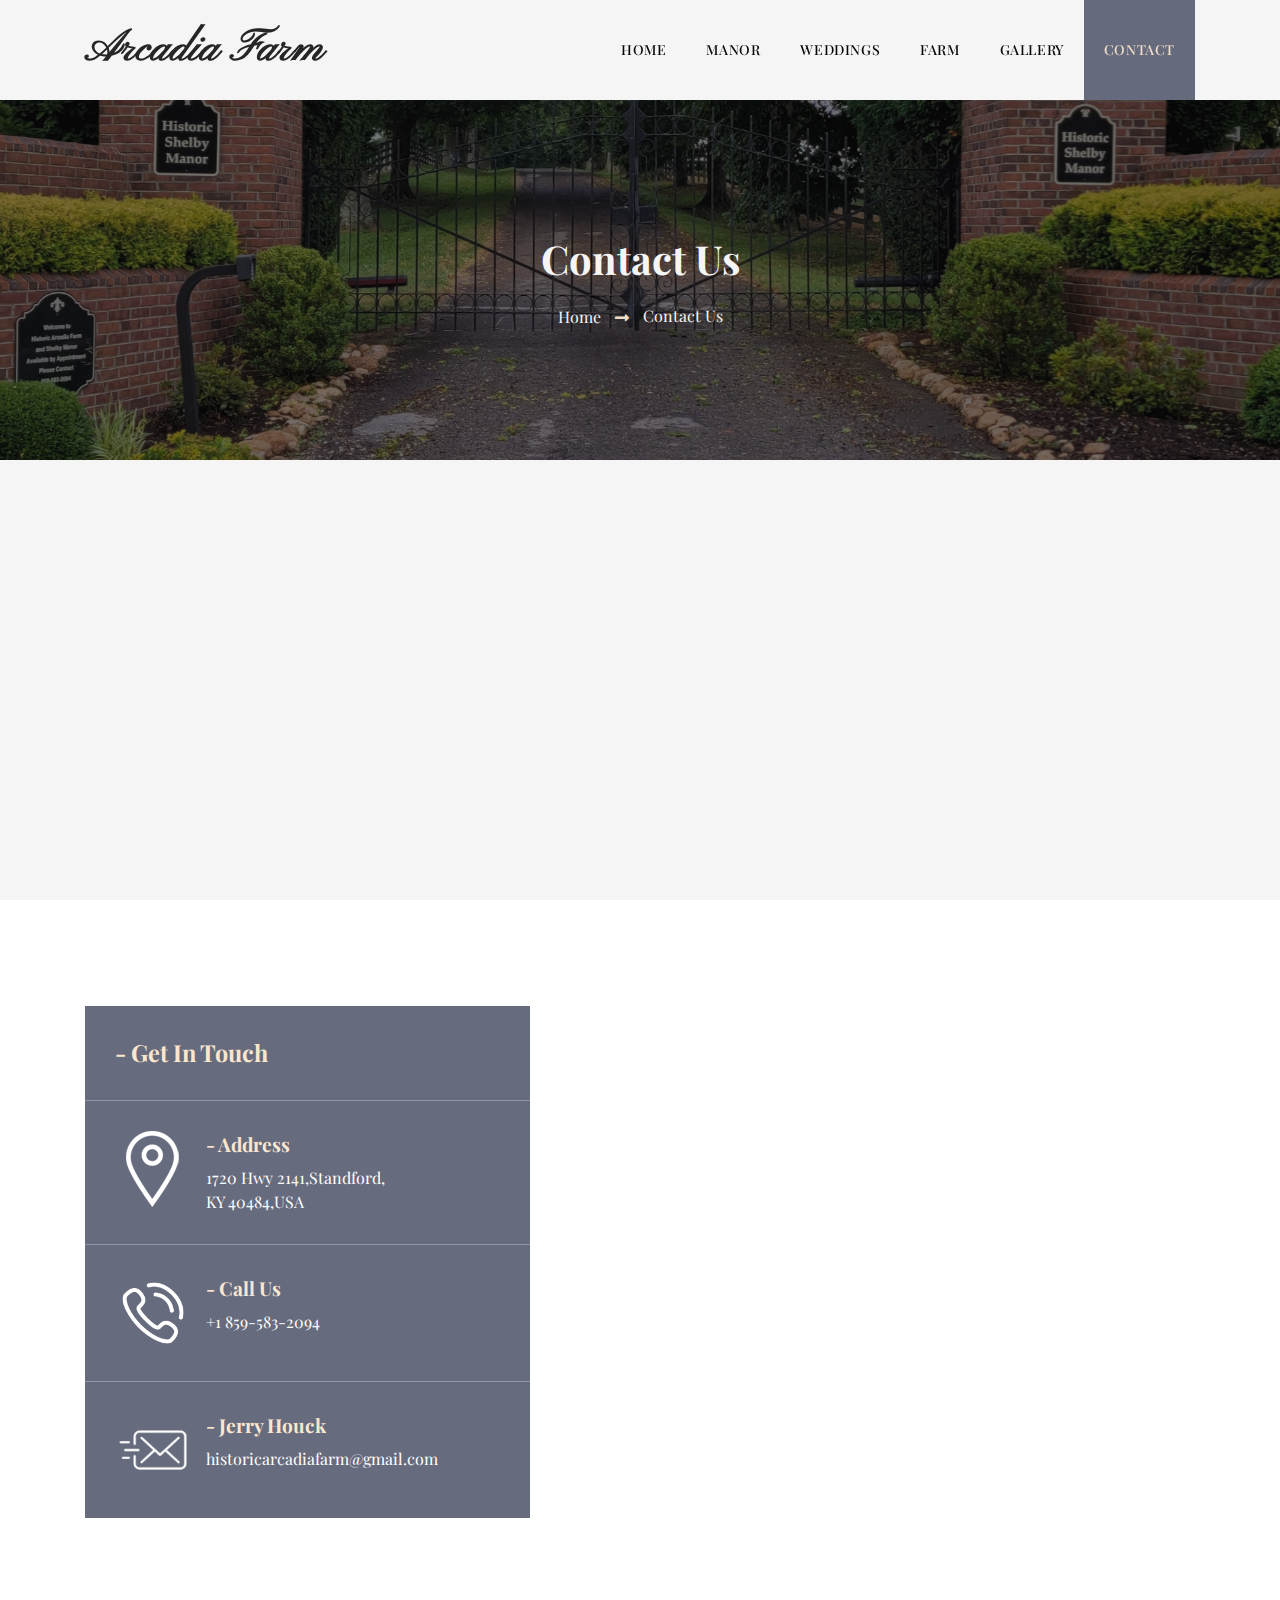
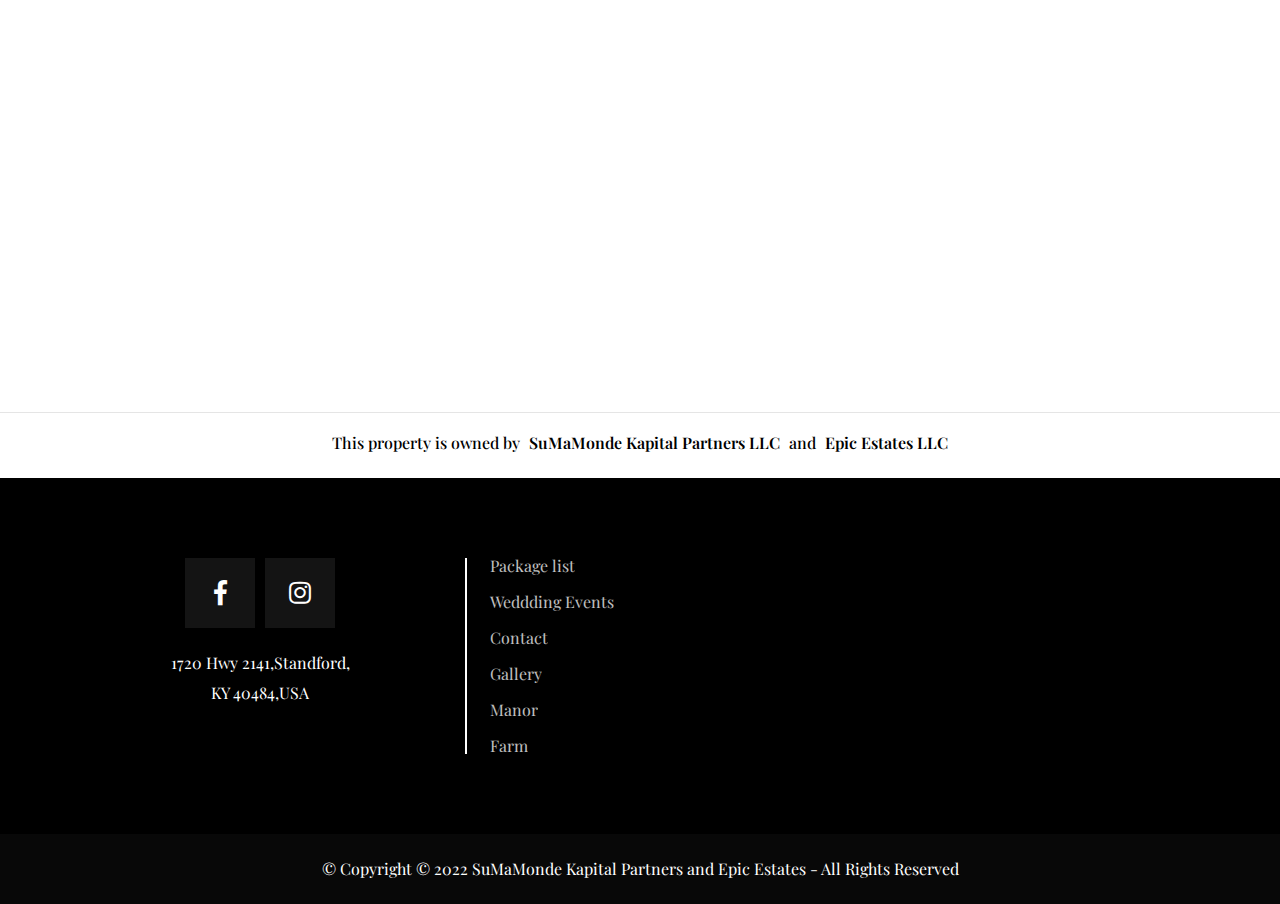
<file: arcadia_site/contact-us.html>
<!DOCTYPE html>
<html lang="en">
    <head>
		<!-- Google tag (gtag.js) -->
		<script async src="https://www.googletagmanager.com/gtag/js?id=G-1S732S3X43"></script>
		<script>
		  window.dataLayer = window.dataLayer || [];
		  function gtag(){dataLayer.push(arguments);}
		  gtag('js', new Date());

		  gtag('config', 'G-1S732S3X43');
		</script>
        <!--// Meta Tags //-->
        <meta charset="UTF-8" />
        <meta http-equiv="X-UA-Compatible" content="IE=edge" />
        <meta name="viewport" content="width=device-width, initial-scale=1.0" />
        <meta name="description" content="Wedding Event Center" />
        <meta name="keywords" content="construction,business,finance,corporate" />
        <!--// Frameworks //-->
        <link rel="stylesheet" href="vendor/css/bootstrap.min.css" />
        <link rel="stylesheet" href="vendor/css/magnific.popup.min.css" />
        <link rel="stylesheet" href="vendor/css/fancybox.min.css" />
        <link rel="stylesheet" href="vendor/css/animate.min.css" />
        <link rel="stylesheet" href="vendor/css/owl.carousel.min.css" />
        <link rel="stylesheet" href="vendor/css/owl.carousel.default.min.css" />
        <link rel="stylesheet" href="fonts/font_awesome/css/all.css" />
        <!--// Style Css //-->
        <link rel="stylesheet" href="css/style.css" />
        <title>Shelby Manor at Arcadia Farm</title>
    </head>
    <body>
        <!--// Page Wrapper Start //-->
        <div class="page-wrapper">
            <!--// Header Start //-->
            <header class="header fixed-top" id="header">
                <div id="nav-menu-wrap">
                    <div class="container">
                        <nav class="navbar bg-white navbar-expand-lg p-0">
                            <div class="logo-text">
                                <h4>Arcadia farm</h4>
                            </div>
                            <button class="navbar-toggler" type="button" data-toggle="collapse" data-target="#fixedNavbar" aria-controls="fixedNavbar" aria-expanded="false" aria-label="Toggle navigation">
                                <span class="togler-icon-inner">
                                    <span class="line-1"></span>
                                    <span class="line-2"></span>
                                    <span class="line-3"></span>
                                </span>
                            </button>
                            <div class="collapse navbar-collapse main-menu justify-content-end" id="fixedNavbar">
                                <ul class="navbar-nav">
                                    <li class="nav-item">
                                        <a class="nav-link" href="index.html">Home</a>
                                    </li>
                                    <li class="nav-item">
                                        <a class="nav-link" href="manor.html">Manor</a>
                                    </li>
                                    <li class="nav-item">
                                        <a class="nav-link" href="weddings.html">Weddings</a>
                                    </li>
                                    <li class="nav-item">
                                        <a class="nav-link" href="barns.html">Farm</a>
                                    </li>
                                    <li class="nav-item">
                                        <a class="nav-link" href="gallery.html">Gallery</a>
                                    </li>
                                    <li class="nav-item">
                                        <a class="nav-link active" href="contact-us.html">Contact</a>
                                    </li>
                                </ul>
                            </div>
                        </nav>
                    </div>
                </div>
            </header>
            <!--// Header End  //-->

            <!--// Breadcrumb Section Start //-->
            <section class="breadcrumb-section section" data-scroll-index="0" data-bg-image-path="img/bg/contact-us-bread-crumb-img.png">
                <div class="container">
                    <div class="row justify-content-center">
                        <div class="col-lg-8">
                            <div class="breadcrumb-inner">
                                <h1>Contact Us</h1>
                                <ul class="breadcrumb-links">
                                    <li>
                                        <a href="index.html">Home</a>
                                    </li>
                                    <li class="active">
                                        Contact Us
                                    </li>
                                </ul>
                            </div>
                        </div>
                    </div>
                </div>
            </section>
            <!--// Breadcrumb Section end //-->
            
            <section class="section contact-us-section pb-0">
                <div class="container">
                    <div class="row">
                        <div class="col-lg-12">
                            <div class="google-map-wrapper">
                                <iframe src="https://www.google.com/maps/embed?pb=!1m18!1m12!1m3!1d4266.133961900769!2d-84.79052203252144!3d37.55425530937414!2m3!1f0!2f0!3f0!3m2!1i1024!2i768!4f13.1!3m3!1m2!1s0x0%3A0xf067ae8a051c45a1!2s869QH635%2BJV!5e0!3m2!1sen!2sus!4v1670474644305!5m2!1sen!2sus" style="border:0;" allowfullscreen="" loading="lazy" referrerpolicy="no-referrer-when-downgrade"></iframe>
                            </div>
                        </div>
                    </div>
                    <div class="row">
                        <div class="col-lg-5">
                            <div class="contact-info-wrap">
                                <div class="contact-info-text">
                                    <h5>- Get in touch</h5>
                                </div>
                                <div class="contact-info-box">
                                    <div class="contact-info-box-item">
                                        <img src="img/icons/address-icon.png" alt="" class="img-fluid">
                                        <div class="text">
                                            <h6>- Address </h6>
                                            <span>1720 Hwy 2141,Standford,<br>
                                                KY 40484,USA</span>
                                        </div>
                                    </div>
                                    <div class="contact-info-box-item">
                                        <img src="img/icons/phone-98 (1).png" alt="" class="img-fluid">
                                        <div class="text">
                                            <h6>- Call Us</h6>
                                            <a href="tel:+1 859-583-2094">+1 859-583-2094</a>
                                        </div>
                                    </div>
                                    <div class="contact-info-box-item">
                                        <img src="img/icons/ssfsdsf.png" alt="" class="img-fluid">
                                        <div class="text">
                                            <h6>- Jerry Houck</h6>
                                            <a href="mailto:historicarcadiafarm@gmail.com">historicarcadiafarm@gmail.com</a>
                                        </div>
                                    </div>
                                </div>
                            </div>
                        </div>
                        <div class="col-lg-7 col-md-12 contact-form-wrap">
                            <div class="contact-form-iframe">
                                <iframe src="https://docs.google.com/forms/d/e/1FAIpQLSd0kQxhHlXZ_6jB_-JETijAJSi2brHaAMuTgSsMEwktx07-lA/viewform?embedded=true" width="640" height="1000" frameborder="0" marginheight="0" marginwidth="0">Loading…</iframe>
                            </div>
                         </div>
                    </div>
                </div>
                <div id="brand-text-wrap">
                    <div class="container">
                        <p class="brands-footer">
                            <span>This property is owned by </span>
                            <a href="https://www.sumamondekapital.com/" class="suma-margin">
                                SuMaMonde Kapital Partners LLC
                            </a>
                            <span>and </span>
                            <a href="https://www.epicestatesus.com/" class="epic-margin">
                                Epic Estates LLC
                            </a>
                        </p>
                    </div>
                </div>
            </section>

            <!--// Footer Start //-->
            <footer id="footer">
                <div id="footer-top">
                    <div class="container">
                        <div class="row ">
                            <div class="col-md-12 col-lg-4">
                                <div class="footer-widget">
                                    <div class="footer-social-link">
                                        <ul>
                                            <li><a href="https://www.facebook.com/ArcadiaFarmsStanford"><i class="fab fa-facebook-f"></i></a></li>
                                            <li><a href="https://www.instagram.com/arcadia_shelby_manor/"><i class="fab fa-instagram"></i></a></li>
                                        </ul>
                                    </div>
                                    <ul class="footer-contact-info">
                                        <li>
                                            <span>1720 Hwy 2141,Standford,<br> KY 40484,USA</span>
                                        </li>
                                    </ul>
                                </div>
                            </div>
                            <div class="col-md-12 col-lg-4">
                                <div class="footer-widget">
                                    <ul class="footer-links">
                                        <li>
                                            <a href="price-list/Revised_Arcadia_Rate_Sheet_2023-2024.pdf" download>Package list</a>
                                        </li>
                                        <li>
                                            <a href="weddings.html">Weddding Events</a>
                                        </li>
                                        <li>
                                            <a href="contact-us.html">Contact</a>
                                        </li>
                                        <li>
                                            <a href="gallery.html">Gallery</a>
                                        </li>
                                        <li>
                                            <a href="manor.html">Manor</a>
                                        </li>
                                        <li>
                                            <a href="barns.html">Farm</a>
                                        </li>
                                    </ul>
                                </div>
                            </div>
                        </div>
                    </div>
                </div>
                <!--// #footer-top //-->
                <div id="copyright">
                    <div class="container">
                        <p class="copyright-text text-center">
                            © Copyright © 2022 SuMaMonde Kapital Partners and Epic Estates - All Rights Reserved
                        </p>
                    </div>
                </div>
                <!--// #copyright //-->
            </footer>
            <!--// Footer End //-->
        </div>
        <!--// Page Wrapper End //-->

        <a href="#" class="scroll-top-btn" data-scroll-goto="0"><i class="fa fa-chevron-up"></i></a>
        <!--// .scroll-top-btn //-->

        <div id="preloader-wrap">
            <div class="preloader-inner">
                <div class="lds-ring">
                    <div></div>
                    <div></div>
                    <div></div>
                    <div></div>
                </div>
            </div>
        </div>
        <!--// #preloader-wrap //-->

        <!--// Scripts //-->
        <script src="vendor/js/jquery.min.js"></script>
        <script src="vendor/js/popper.min.js"></script>
        <script src="vendor/js/bootstrap.min.js"></script>
        <script src="vendor/js/waypoint.min.js"></script>
        <script src="vendor/js/jquery.easing.min.js"></script>
        <script src="vendor/js/scrollit.min.js"></script>
        <script src="vendor/js/owl.carousel.min.js"></script>
        <script src="vendor/js/fancybox.min.js"></script>
        <!--// Main Js //-->
        <script src="js/main.js"></script>
    </body>
</html>
</file>
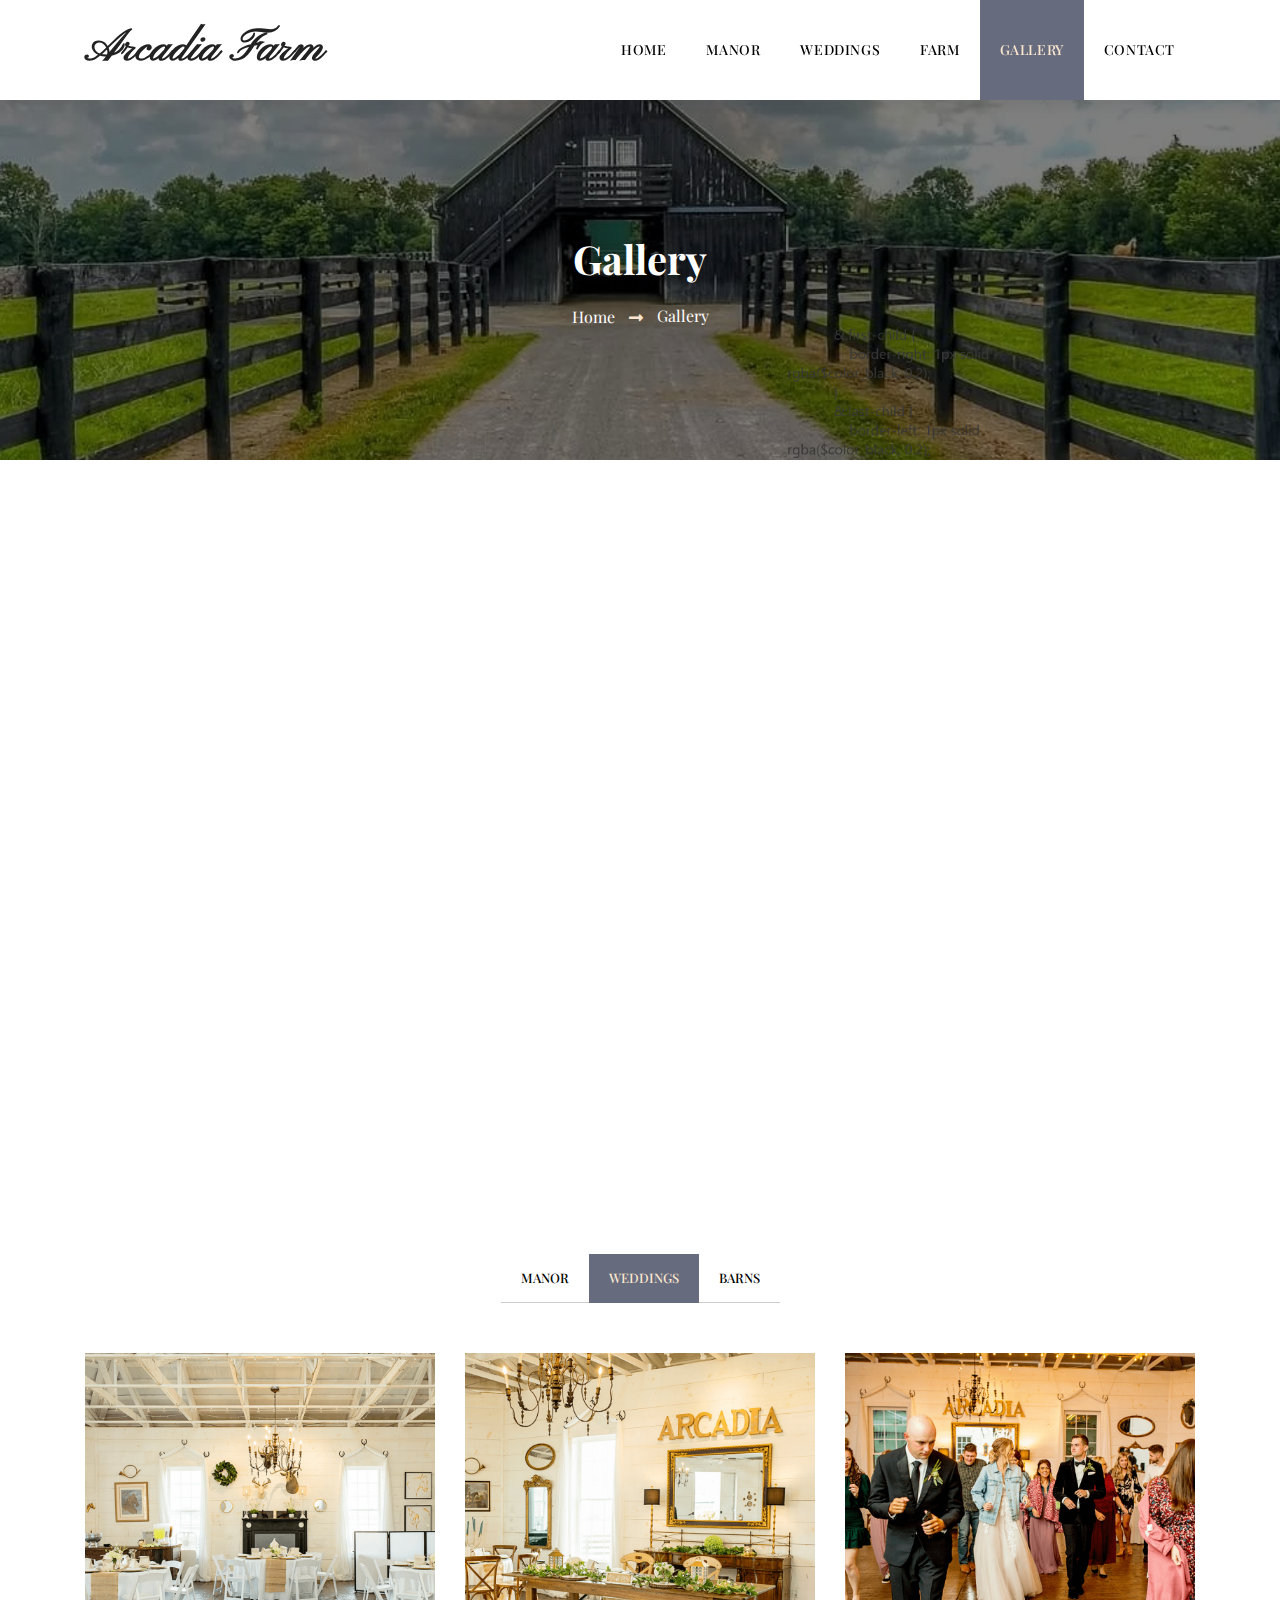
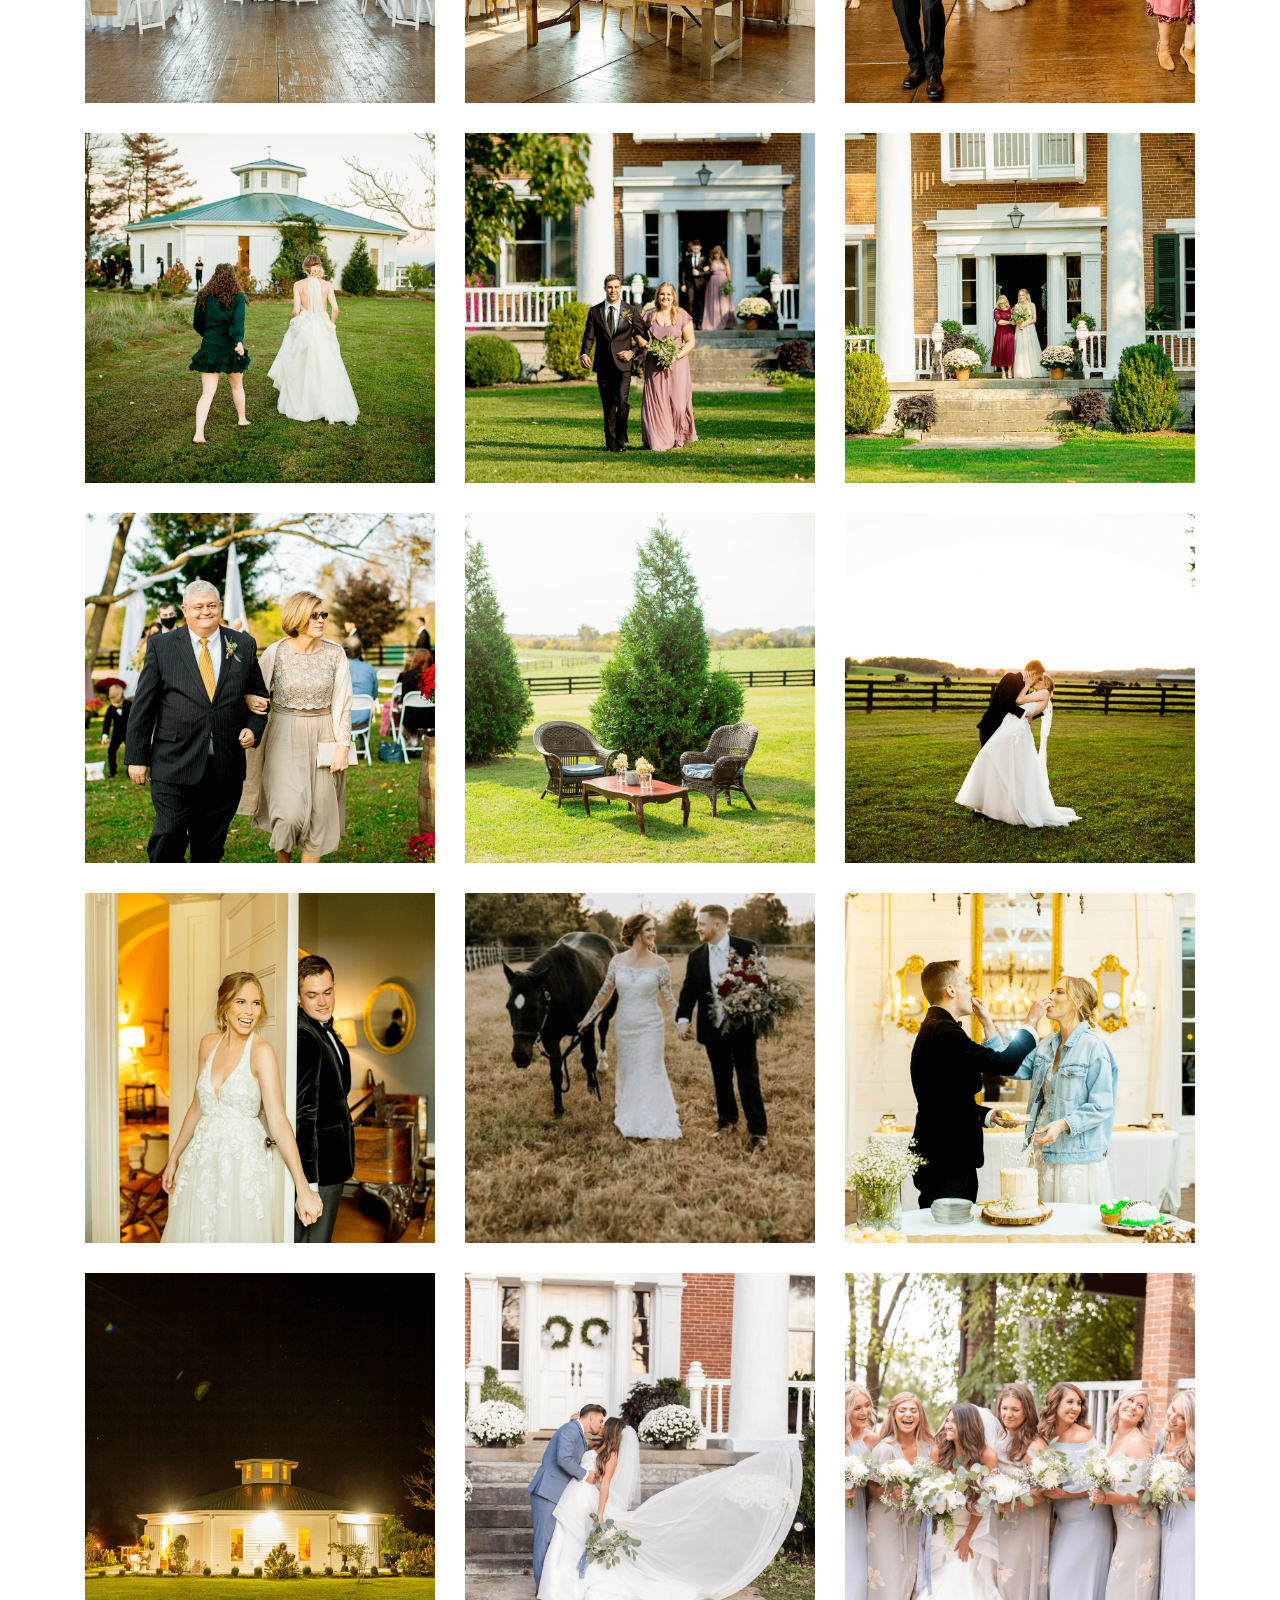
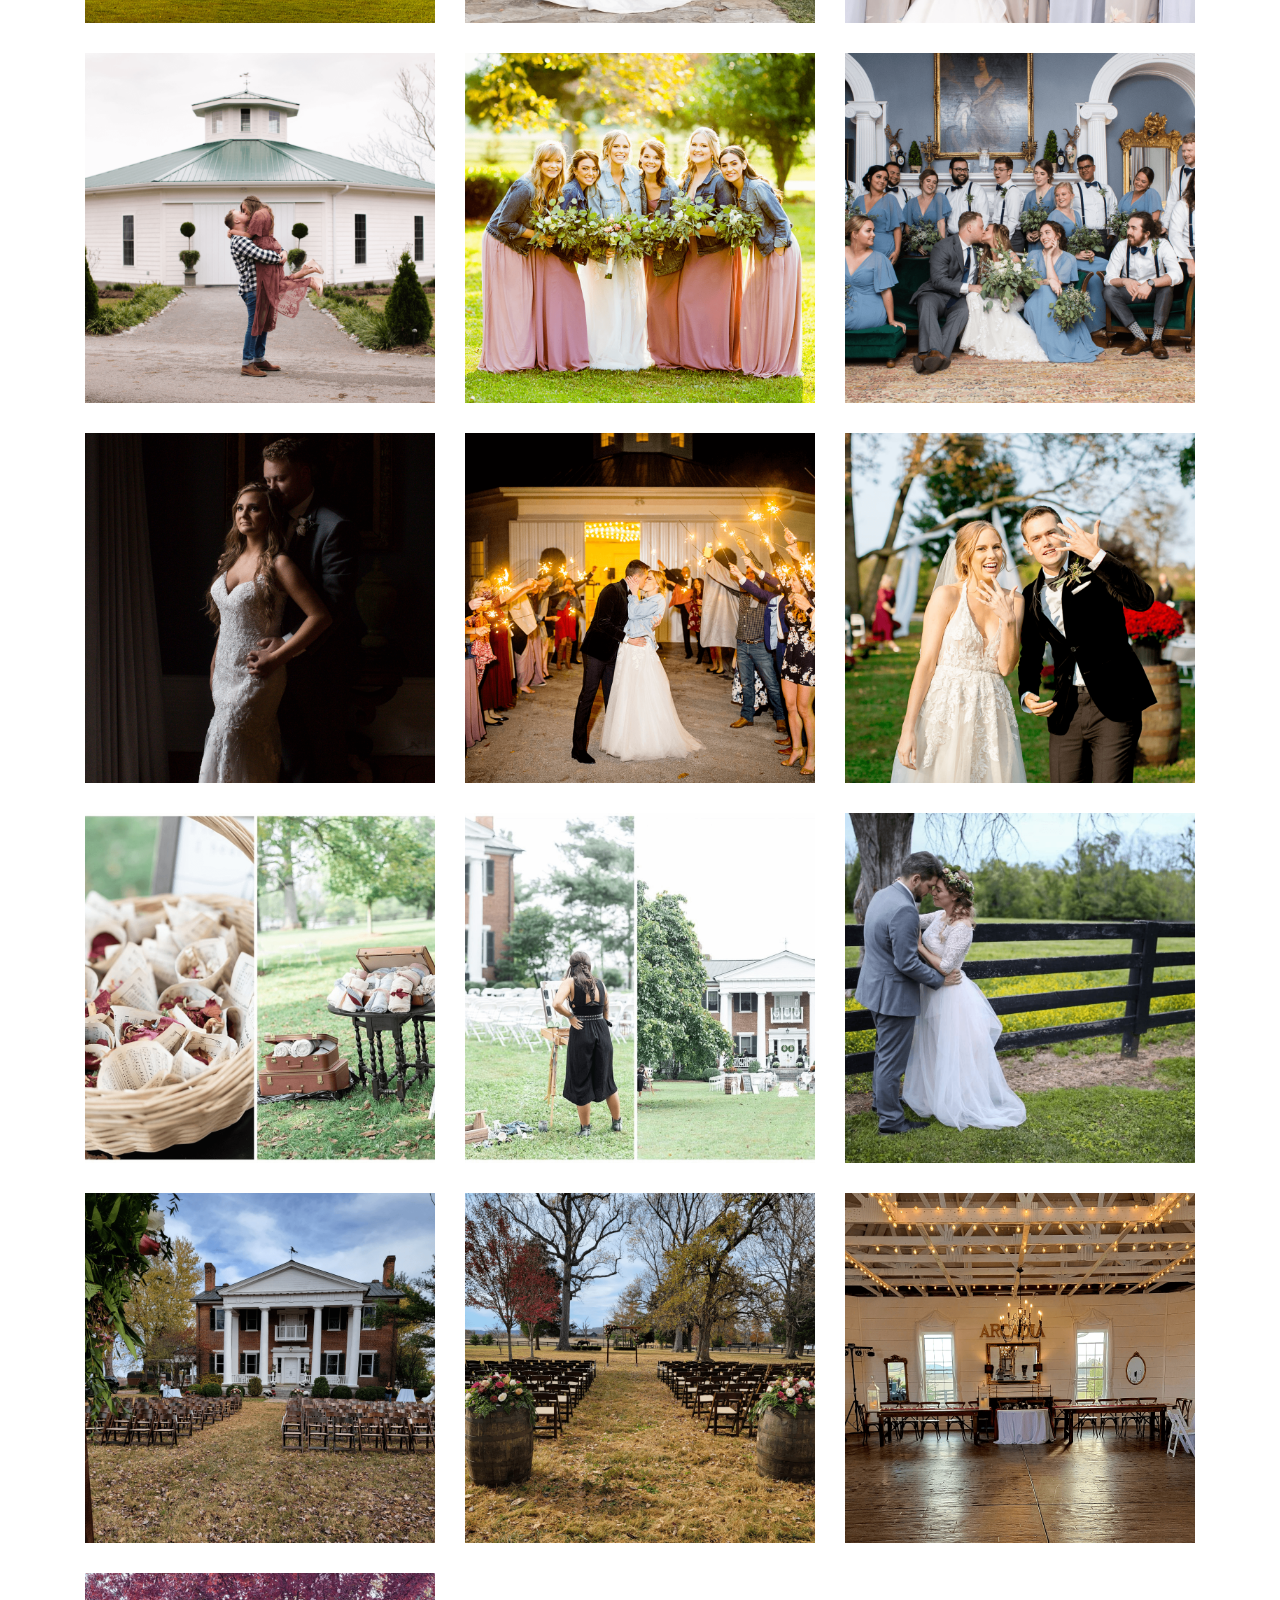
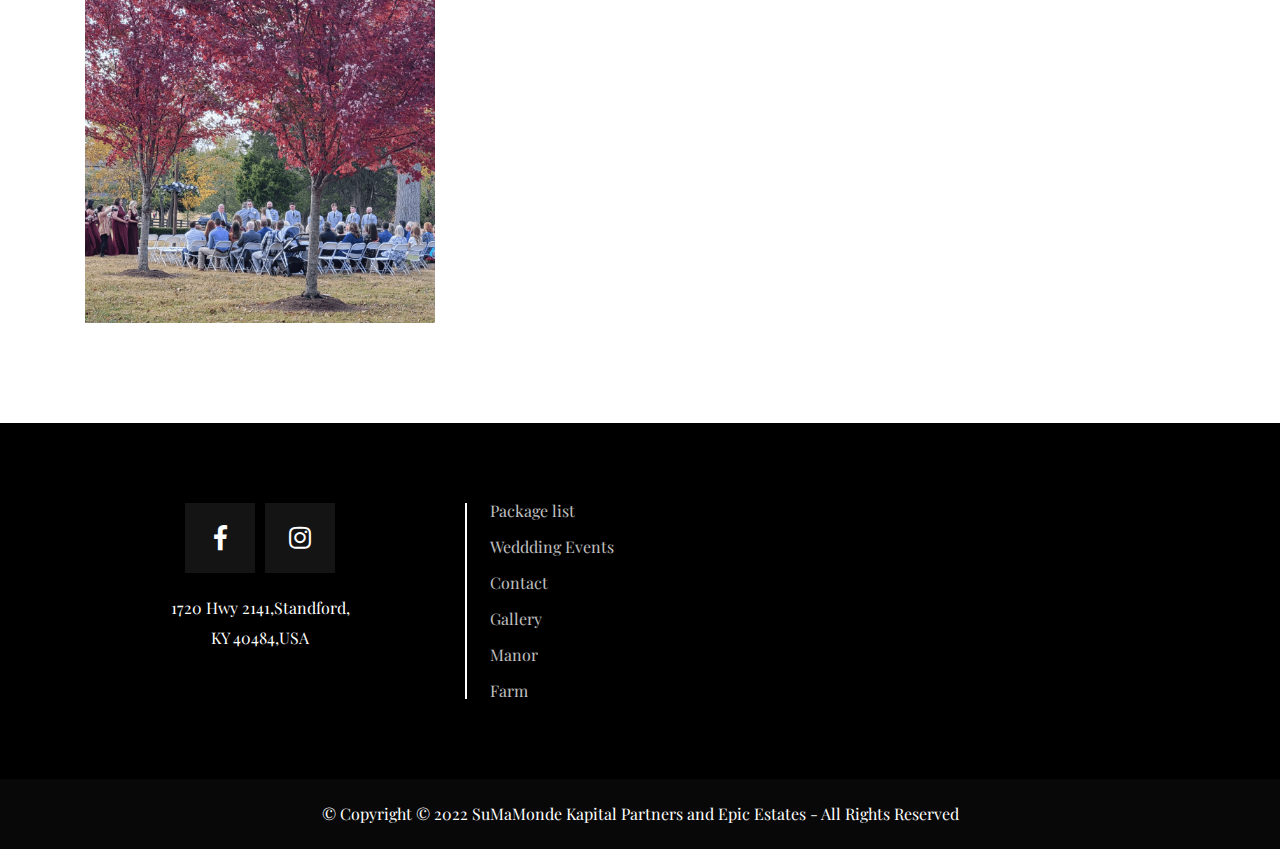
<file: arcadia_site/gallery.html>
<!DOCTYPE html>
<html lang="en">
    <head>
		<!-- Google tag (gtag.js) -->
		<script async src="https://www.googletagmanager.com/gtag/js?id=G-1S732S3X43"></script>
		<script>
		  window.dataLayer = window.dataLayer || [];
		  function gtag(){dataLayer.push(arguments);}
		  gtag('js', new Date());

		  gtag('config', 'G-1S732S3X43');
		</script>
        <!--// Meta Tags //-->
        <meta charset="UTF-8" />
        <meta http-equiv="X-UA-Compatible" content="IE=edge" />
        <meta name="viewport" content="width=device-width, initial-scale=1.0" />
        <meta name="description" content="Wedding Event Center" />
        <meta name="keywords" content="construction,business,finance,corporate" />
        <!--// Frameworks //-->
        <link rel="stylesheet" href="vendor/css/bootstrap.min.css" />
        <link rel="stylesheet" href="vendor/css/magnific.popup.min.css" />
        <link rel="stylesheet" href="vendor/css/fancybox.min.css" />
        <link rel="stylesheet" href="vendor/css/animate.min.css" />
        <link rel="stylesheet" href="vendor/css/owl.carousel.min.css" />
        <link rel="stylesheet" href="vendor/css/owl.carousel.default.min.css" />
        <link rel="stylesheet" href="fonts/font_awesome/css/all.css" />
        <!--// Style Css //-->
        <link rel="stylesheet" href="css/style.css" />
        <title>Shelby Manor at Arcadia Farm</title>
    </head>
    <body>
        <!--// Page Wrapper Start //-->
        <div class="page-wrapper">
            <!--// Header Start //-->
            <header class="header fixed-top" id="header">
                <div id="nav-menu-wrap">
                    <div class="container">
                        <nav class="navbar bg-white navbar-expand-lg p-0">
                            <div class="logo-text">
                                <h4>Arcadia farm</h4>
                            </div>
                            <button class="navbar-toggler" type="button" data-toggle="collapse" data-target="#fixedNavbar" aria-controls="fixedNavbar" aria-expanded="false" aria-label="Toggle navigation">
                                <span class="togler-icon-inner">
                                    <span class="line-1"></span>
                                    <span class="line-2"></span>
                                    <span class="line-3"></span>
                                </span>
                            </button>
                            <div class="collapse navbar-collapse main-menu justify-content-end" id="fixedNavbar">
                                <ul class="navbar-nav">
                                    <li class="nav-item">
                                        <a class="nav-link" href="index.html">Home</a>
                                    </li>
                                    <li class="nav-item">
                                        <a class="nav-link" href="manor.html">Manor</a>
                                    </li>
                                    <li class="nav-item">
                                        <a class="nav-link" href="weddings.html">Weddings</a>
                                    </li>
                                    <li class="nav-item">
                                        <a class="nav-link" href="barns.html">Farm</a>
                                    </li>
                                    <li class="nav-item">
                                        <a class="nav-link active" href="gallery.html">Gallery</a>
                                    </li>
                                    <li class="nav-item">
                                        <a class="nav-link" href="contact-us.html">Contact</a>
                                    </li>
                                </ul>
                            </div>
                        </nav>
                    </div>
                </div>
            </header>
            <!--// Header End  //-->

            <!--// Breadcrumb Section Start //-->
            <section class="breadcrumb-section section" data-scroll-index="0" data-bg-image-path="img/gallery/gallery-bread-crumb-img.png">
                <div class="container">
                    <div class="row justify-content-center">
                        <div class="col-lg-8">
                            <div class="breadcrumb-inner">
                                <h1>Gallery</h1>
                                <ul class="breadcrumb-links">
                                    <li>
                                        <a href="index.html">Home</a>
                                    </li>
                                    <li class="active">
                                        Gallery
                                    </li>
                                </ul>
                            </div>
                        </div>
                    </div>
                </div>
            </section>
            <!--// Breadcrumb Section end //-->

            <div class="container embed-responsive-margin">
                <div class="embed-responsive embed-responsive-16by9">
                    <iframe width="560" height="315" src="https://www.youtube.com/embed/fQYl5AGgH-4" title="YouTube video player" frameborder="0" allow="accelerometer; autoplay; clipboard-write; encrypted-media; gyroscope; picture-in-picture" allowfullscreen></iframe>
                </div>
            </div>

            <!--// Portfolio Masonry Filter Start //-->
            <section class="section pb-minus-70">
                <div class="container text-center">
                    <div class="portfolio-filter-light text-center">
                        <a href="#" data-portfolio-filter=".manor">Manor</a>
                        <a href="#" data-portfolio-filter=".weddings" class="current">Weddings</a>
                        <a href="#" data-portfolio-filter=".barns">Barns</a>
                    </div>
                    <div class="gallery-wrapper" id="galleryWrapper">
                        <div class="row" id="portfolio-filter-masonry-light">
                            
                            <div class="col-md-6 col-lg-4 portfolio-item weddings img-hide">
                                <div class="portfolio-item-inner">
                                    <div class="portfolio-item-img">
                                        <a data-fancybox="light-masonry" href="img/gallery/wedding/wedding-img-big-1.jpg">
                                            <img src="img/gallery/wedding/wedding-img-small-1.png" class="img-fluid">
                                        </a>
                                    </div>
                                </div>
                            </div>
                            <div class="col-md-6 col-lg-4 portfolio-item weddings img-hide">
                                <div class="portfolio-item-inner">
                                    <div class="portfolio-item-img">
                                        <a data-fancybox="light-masonry" href="img/gallery/wedding/wedding-img-big-2.jpg">
                                            <img src="img/gallery/wedding/wedding-img-small-2.png" class="img-fluid">
                                        </a>
                                    </div>
                                </div>
                            </div>
                            <div class="col-md-6 col-lg-4 portfolio-item weddings img-hide">
                                <div class="portfolio-item-inner">
                                    <div class="portfolio-item-img">
                                        <a data-fancybox="light-masonry" href="img/gallery/wedding/wedding-img-big-3.jpg">
                                            <img src="img/gallery/wedding/wedding-img-small-3.png" class="img-fluid">
                                        </a>
                                    </div>
                                </div>
                            </div>
                            <div class="col-md-6 col-lg-4 portfolio-item weddings img-hide">
                                <div class="portfolio-item-inner">
                                    <div class="portfolio-item-img">
                                        <a data-fancybox="light-masonry" href="img/gallery/wedding/wedding-img-big-4.jpg">
                                            <img src="img/gallery/wedding/wedding-img-small-4.png" class="img-fluid">
                                        </a>
                                    </div>
                                </div>
                            </div>
                            <div class="col-md-6 col-lg-4 portfolio-item weddings img-hide">
                                <div class="portfolio-item-inner">
                                    <div class="portfolio-item-img">
                                        <a data-fancybox="light-masonry" href="img/gallery/wedding/wedding-img-big-5.jpg">
                                            <img src="img/gallery/wedding/wedding-img-small-5.png" class="img-fluid">
                                        </a>
                                    </div>
                                </div>
                            </div>
                            <div class="col-md-6 col-lg-4 portfolio-item weddings img-hide">
                                <div class="portfolio-item-inner">
                                    <div class="portfolio-item-img">
                                        <a data-fancybox="light-masonry" href="img/gallery/wedding/wedding-img-big-6.jpg">
                                            <img src="img/gallery/wedding/wedding-img-small-6.png" class="img-fluid">
                                        </a>
                                    </div>
                                </div>
                            </div>
                            <div class="col-md-6 col-lg-4 portfolio-item weddings img-hide">
                                <div class="portfolio-item-inner">
                                    <div class="portfolio-item-img">
                                        <a data-fancybox="light-masonry" href="img/gallery/wedding/wedding-img-big-7.jpg">
                                            <img src="img/gallery/wedding/wedding-img-small-7.png" class="img-fluid">
                                        </a>
                                    </div>
                                </div>
                            </div>
                            <div class="col-md-6 col-lg-4 portfolio-item weddings img-hide">
                                <div class="portfolio-item-inner">
                                    <div class="portfolio-item-img">
                                        <a data-fancybox="light-masonry" href="img/gallery/wedding/wedding-img-big-8.jpg">
                                            <img src="img/gallery/wedding/wedding-img-small-8.png" class="img-fluid">
                                        </a>
                                    </div>
                                </div>
                            </div>
                            <div class="col-md-6 col-lg-4 portfolio-item weddings img-hide">
                                <div class="portfolio-item-inner">
                                    <div class="portfolio-item-img">
                                        <a data-fancybox="light-masonry" href="img/gallery/wedding/wedding-img-big-9.jpg">
                                            <img src="img/gallery/wedding/wedding-img-small-9.png" class="img-fluid">
                                        </a>
                                    </div>
                                </div>
                            </div>
                            <div class="col-md-6 col-lg-4 portfolio-item weddings img-hide">
                                <div class="portfolio-item-inner">
                                    <div class="portfolio-item-img">
                                        <a data-fancybox="light-masonry" href="img/gallery/wedding/wedding-img-big-10.jpg">
                                            <img src="img/gallery/wedding/wedding-img-small-10.png" class="img-fluid">
                                        </a>
                                    </div>
                                </div>
                            </div>
                            <div class="col-md-6 col-lg-4 portfolio-item weddings img-hide">
                                <div class="portfolio-item-inner">
                                    <div class="portfolio-item-img">
                                        <a data-fancybox="light-masonry" href="img/gallery/wedding/wedding-img-big-11.jpg">
                                            <img src="img/gallery/wedding/wedding-img-small-11.png" class="img-fluid">
                                        </a>
                                    </div>
                                </div>
                            </div>
                            <div class="col-md-6 col-lg-4 portfolio-item weddings img-hide">
                                <div class="portfolio-item-inner">
                                    <div class="portfolio-item-img">
                                        <a data-fancybox="light-masonry" href="img/gallery/wedding/wedding-img-big-12.jpg">
                                            <img src="img/gallery/wedding/wedding-img-small-12.png" class="img-fluid">
                                        </a>
                                    </div>
                                </div>
                            </div>
                            <div class="col-md-6 col-lg-4 portfolio-item weddings img-hide">
                                <div class="portfolio-item-inner">
                                    <div class="portfolio-item-img">
                                        <a data-fancybox="light-masonry" href="img/gallery/wedding/wedding-img-big-13.jpg">
                                            <img src="img/gallery/wedding/wedding-img-small-13.png" class="img-fluid">
                                        </a>
                                    </div>
                                </div>
                            </div>
                            <div class="col-md-6 col-lg-4 portfolio-item weddings img-hide">
                                <div class="portfolio-item-inner">
                                    <div class="portfolio-item-img">
                                        <a data-fancybox="light-masonry" href="img/gallery/wedding/wedding-img-big-14.jpeg">
                                            <img src="img/gallery/wedding/wedding-img-small-14.png" class="img-fluid">
                                        </a>
                                    </div>
                                </div>
                            </div>
                            <div class="col-md-6 col-lg-4 portfolio-item weddings img-hide">
                                <div class="portfolio-item-inner">
                                    <div class="portfolio-item-img">
                                        <a data-fancybox="light-masonry" href="img/gallery/wedding/wedding-img-big-15.jpeg">
                                            <img src="img/gallery/wedding/wedding-img-small-15.png" class="img-fluid">
                                        </a>
                                    </div>
                                </div>
                            </div>
                            <div class="col-md-6 col-lg-4 portfolio-item weddings img-hide">
                                <div class="portfolio-item-inner">
                                    <div class="portfolio-item-img">
                                        <a data-fancybox="light-masonry" href="img/gallery/wedding/wedding-img-big-16.jpg">
                                            <img src="img/gallery/wedding/wedding-img-small-16.png" class="img-fluid">
                                        </a>
                                    </div>
                                </div>
                            </div>
                            <div class="col-md-6 col-lg-4 portfolio-item weddings img-hide">
                                <div class="portfolio-item-inner">
                                    <div class="portfolio-item-img">
                                        <a data-fancybox="light-masonry" href="img/gallery/wedding/wedding-img-big-17.jpg">
                                            <img src="img/gallery/wedding/wedding-img-small-17.png" class="img-fluid">
                                        </a>
                                    </div>
                                </div>
                            </div>
                            <div class="col-md-6 col-lg-4 portfolio-item weddings img-hide">
                                <div class="portfolio-item-inner">
                                    <div class="portfolio-item-img">
                                        <a data-fancybox="light-masonry" href="img/gallery/wedding/wedding-img-big-18.jpg">
                                            <img src="img/gallery/wedding/wedding-img-small-18.png" class="img-fluid">
                                        </a>
                                    </div>
                                </div>
                            </div>
                            <div class="col-md-6 col-lg-4 portfolio-item weddings img-hide">
                                <div class="portfolio-item-inner">
                                    <div class="portfolio-item-img">
                                        <a data-fancybox="light-masonry" href="img/gallery/wedding/wedding-img-big-19.jpg">
                                            <img src="img/gallery/wedding/wedding-img-small-19.png" class="img-fluid">
                                        </a>
                                    </div>
                                </div>
                            </div>
                            <div class="col-md-6 col-lg-4 portfolio-item weddings img-hide">
                                <div class="portfolio-item-inner">
                                    <div class="portfolio-item-img">
                                        <a data-fancybox="light-masonry" href="img/gallery/wedding/wedding-img-big-20.jpg">
                                            <img src="img/gallery/wedding/wedding-img-small-20.png" class="img-fluid">
                                        </a>
                                    </div>
                                </div>
                            </div>
                            <div class="col-md-6 col-lg-4 portfolio-item weddings img-hide">
                                <div class="portfolio-item-inner">
                                    <div class="portfolio-item-img">
                                        <a data-fancybox="light-masonry" href="img/gallery/wedding/wedding-img-big-21.jpg">
                                            <img src="img/gallery/wedding/wedding-img-small-21.png" class="img-fluid">
                                        </a>
                                    </div>
                                </div>
                            </div>
                            <div class="col-md-6 col-lg-4 portfolio-item weddings img-hide">
                                <div class="portfolio-item-inner">
                                    <div class="portfolio-item-img">
                                        <a data-fancybox="light-masonry" href="img/gallery/wedding/wedding-img-big-22.jpeg">
                                            <img src="img/gallery/wedding/wedding-img-small-22.png" class="img-fluid">
                                        </a>
                                    </div>
                                </div>
                            </div>
                            <div class="col-md-6 col-lg-4 portfolio-item weddings">
                                <div class="portfolio-item-inner">
                                    <div class="portfolio-item-img">
                                        <a data-fancybox="light-masonry" href="img/gallery/wedding/wedding-img-big-23.jpeg">
                                            <img src="img/gallery/wedding/wedding-img-small-23.png" class="img-fluid">
                                        </a>
                                    </div>
                                </div>
                            </div>
                            <div class="col-md-6 col-lg-4 portfolio-item weddings">
                                <div class="portfolio-item-inner">
                                    <div class="portfolio-item-img">
                                        <a data-fancybox="light-masonry" href="img/gallery/wedding/wedding-img-big-24.jpeg">
                                            <img src="img/gallery/wedding/wedding-img-small-24.png" class="img-fluid">
                                        </a>
                                    </div>
                                </div>
                            </div>
                            <div class="col-md-6 col-lg-4 portfolio-item weddings">
                                <div class="portfolio-item-inner">
                                    <div class="portfolio-item-img">
                                        <a data-fancybox="light-masonry" href="img/gallery/wedding/wedding-img-big-25.jpg">
                                            <img src="img/gallery/wedding/wedding-img-small-25.png" class="img-fluid">
                                        </a>
                                    </div>
                                </div>
                            </div>
                            <div class="col-md-6 col-lg-4 portfolio-item weddings">
                                <div class="portfolio-item-inner">
                                    <div class="portfolio-item-img">
                                        <a data-fancybox="light-masonry" href="img/gallery/wedding/wedding-img-big-26.jpg">
                                            <img src="img/gallery/wedding/wedding-img-small-26.png" class="img-fluid">
                                        </a>
                                    </div>
                                </div>
                            </div>
                            <div class="col-md-6 col-lg-4 portfolio-item weddings">
                                <div class="portfolio-item-inner">
                                    <div class="portfolio-item-img">
                                        <a data-fancybox="light-masonry" href="img/gallery/wedding/wedding-img-big-27.jpg">
                                            <img src="img/gallery/wedding/wedding-img-small-27.png" class="img-fluid">
                                        </a>
                                    </div>
                                </div>
                            </div>
                            <div class="col-md-6 col-lg-4 portfolio-item weddings">
                                <div class="portfolio-item-inner">
                                    <div class="portfolio-item-img">
                                        <a data-fancybox="light-masonry" href="img/gallery/wedding/wedding-img-big-28.jpg">
                                            <img src="img/gallery/wedding/wedding-img-small-28.png" class="img-fluid">
                                        </a>
                                    </div>
                                </div>
                            </div>
                            <div class="col-md-6 col-lg-4 portfolio-item manor img-hide">
                                <div class="portfolio-item-inner">
                                    <div class="portfolio-item-img">
                                        <a data-fancybox="light-masonry" href="img/gallery/manor/manor-img-big-1.jpeg">
                                            <img src="img/gallery/manor/manor-img-small-1.png" data-src="img/gallery/manor/manor-img-small-1.png" class="lazyload img-fluid">
                                        </a>
                                    </div>
                                </div>
                            </div>
                            <div class="col-md-6 col-lg-4 portfolio-item manor img-hide">
                                <div class="portfolio-item-inner">
                                    <div class="portfolio-item-img">
                                        <a data-fancybox="light-masonry" href="img/gallery/manor/manor-img-big-2.jpg">
                                            <img src="img/gallery/manor/manor-img-small-2.png" data-src="img/gallery/manor/manor-img-small-2.png" class="lazyload img-fluid">
                                        </a>
                                    </div>
                                </div>
                            </div>
                            <div class="col-md-6 col-lg-4 portfolio-item manor img-hide">
                                <div class="portfolio-item-inner">
                                    <div class="portfolio-item-img">
                                        <a data-fancybox="light-masonry" href="img/gallery/manor/manor-img-big-3.jpg">
                                            <img src="img/gallery/manor/manor-img-small-3.png" class="img-fluid">
                                        </a>
                                    </div>
                                </div>
                            </div>
                            <div class="col-md-6 col-lg-4 portfolio-item manor img-hide">
                                <div class="portfolio-item-inner">
                                    <div class="portfolio-item-img">
                                        <a data-fancybox="light-masonry" href="img/gallery/manor/manor-img-big-4.jpg">
                                            <img src="img/gallery/manor/manor-img-small-4.png" class="img-fluid">
                                        </a>
                                    </div>
                                </div>
                            </div>
                            <div class="col-md-6 col-lg-4 portfolio-item manor img-hide">
                                <div class="portfolio-item-inner">
                                    <div class="portfolio-item-img">
                                        <a data-fancybox="light-masonry" href="img/gallery/manor/manor-img-big-5.jpeg">
                                            <img src="img/gallery/manor/manor-img-small-5.png" class="img-fluid">
                                        </a>
                                    </div>
                                </div>
                            </div>
                            <div class="col-md-6 col-lg-4 portfolio-item manor img-hide">
                                <div class="portfolio-item-inner">
                                    <div class="portfolio-item-img">
                                        <a data-fancybox="light-masonry" href="img/gallery/manor/manor-img-big-6.jpg">
                                            <img src="img/gallery/manor/manor-img-small-6.png" class="img-fluid">
                                        </a>
                                    </div>
                                </div>
                            </div>
                            <div class="col-md-6 col-lg-4 portfolio-item manor img-hide">
                                <div class="portfolio-item-inner">
                                    <div class="portfolio-item-img">
                                        <a data-fancybox="light-masonry" href="img/gallery/manor/manor-img-big-7.jpg">
                                            <img src="img/gallery/manor/manor-img-small-7.png" class="img-fluid">
                                        </a>
                                    </div>
                                </div>
                            </div>
                            <div class="col-md-6 col-lg-4 portfolio-item manor img-hide">
                                <div class="portfolio-item-inner">
                                    <div class="portfolio-item-img">
                                        <a data-fancybox="light-masonry" href="img/gallery/manor/manor-img-big-8.jpg">
                                            <img src="img/gallery/manor/manor-img-small-8.png" class="img-fluid">
                                        </a>
                                    </div>
                                </div>
                            </div>
                            <div class="col-md-6 col-lg-4 portfolio-item manor img-hide">
                                <div class="portfolio-item-inner">
                                    <div class="portfolio-item-img">
                                        <a data-fancybox="light-masonry" href="img/gallery/manor/manor-img-big-9.jpg">
                                            <img src="img/gallery/manor/manor-img-small-9.png" class="img-fluid">
                                        </a>
                                    </div>
                                </div>
                            </div>
                            <div class="col-md-6 col-lg-4 portfolio-item manor img-hide">
                                <div class="portfolio-item-inner">
                                    <div class="portfolio-item-img">
                                        <a data-fancybox="light-masonry" href="img/gallery/manor/manor-img-big-10.jpg">
                                            <img src="img/gallery/manor/manor-img-small-10.png" class="img-fluid">
                                        </a>
                                    </div>
                                </div>
                            </div>
                            <div class="col-md-6 col-lg-4 portfolio-item manor img-hide">
                                <div class="portfolio-item-inner">
                                    <div class="portfolio-item-img">
                                        <a data-fancybox="light-masonry" href="img/gallery/manor/manor-img-big-11.jpg">
                                            <img src="img/gallery/manor/manor-img-small-11.png" class="img-fluid">
                                        </a>
                                    </div>
                                </div>
                            </div>
                            <div class="col-md-6 col-lg-4 portfolio-item manor img-hide">
                                <div class="portfolio-item-inner">
                                    <div class="portfolio-item-img">
                                        <a data-fancybox="light-masonry" href="img/gallery/manor/manor-img-big-12.jpg">
                                            <img src="img/gallery/manor/manor-img-small-12.png" class="img-fluid">
                                        </a>
                                    </div>
                                </div>
                            </div>
                            <div class="col-md-6 col-lg-4 portfolio-item manor img-hide">
                                <div class="portfolio-item-inner">
                                    <div class="portfolio-item-img">
                                        <a data-fancybox="light-masonry" href="img/gallery/manor/manor-img-big-13.jpg">
                                            <img src="img/gallery/manor/manor-img-small-13.png" class="img-fluid">
                                        </a>
                                    </div>
                                </div>
                            </div>
                            <div class="col-md-6 col-lg-4 portfolio-item manor img-hide">
                                <div class="portfolio-item-inner">
                                    <div class="portfolio-item-img">
                                        <a data-fancybox="light-masonry" href="img/gallery/manor/manor-img-big-14.jpg">
                                            <img src="img/gallery/manor/manor-img-small-14.png" class="img-fluid">
                                        </a>
                                    </div>
                                </div>
                            </div>
                            <div class="col-md-6 col-lg-4 portfolio-item manor img-hide">
                                <div class="portfolio-item-inner">
                                    <div class="portfolio-item-img">
                                        <a data-fancybox="light-masonry" href="img/gallery/manor/manor-img-big-15.jpg">
                                            <img src="img/gallery/manor/manor-img-small-15.png" class="img-fluid">
                                        </a>
                                    </div>
                                </div>
                            </div>
                            <div class="col-md-6 col-lg-4 portfolio-item manor img-hide">
                                <div class="portfolio-item-inner">
                                    <div class="portfolio-item-img">
                                        <a data-fancybox="light-masonry" href="img/gallery/manor/manor-img-big-16.jpeg">
                                            <img src="img/gallery/manor/manor-img-small-16.png" class="img-fluid">
                                        </a>
                                    </div>
                                </div>
                            </div>
                            <div class="col-md-6 col-lg-4 portfolio-item manor img-hide">
                                <div class="portfolio-item-inner">
                                    <div class="portfolio-item-img">
                                        <a data-fancybox="light-masonry" href="img/gallery/manor/manor-img-big-17.jpg">
                                            <img src="img/gallery/manor/manor-img-small-17.png" class="img-fluid">
                                        </a>
                                    </div>
                                </div>
                            </div>
                            <div class="col-md-6 col-lg-4 portfolio-item manor img-hide">
                                <div class="portfolio-item-inner">
                                    <div class="portfolio-item-img">
                                        <a data-fancybox="light-masonry" href="img/gallery/manor/manor-img-big-18.jpg">
                                            <img src="img/gallery/manor/manor-img-small-18.png" class="img-fluid">
                                        </a>
                                    </div>
                                </div>
                            </div>
                            <div class="col-md-6 col-lg-4 portfolio-item manor img-hide">
                                <div class="portfolio-item-inner">
                                    <div class="portfolio-item-img">
                                        <a data-fancybox="light-masonry" href="img/gallery/manor/manor-img-big-19.jpg">
                                            <img src="img/gallery/manor/manor-img-small-19.png" class="img-fluid">
                                        </a>
                                    </div>
                                </div>
                            </div>
                            <div class="col-md-6 col-lg-4 portfolio-item manor img-hide">
                                <div class="portfolio-item-inner">
                                    <div class="portfolio-item-img">
                                        <a data-fancybox="light-masonry" href="img/gallery/manor/manor-img-big-20.jpg">
                                            <img src="img/gallery/manor/manor-img-small-20.png" class="img-fluid">
                                        </a>
                                    </div>
                                </div>
                            </div>
                            <div class="col-md-6 col-lg-4 portfolio-item manor img-hide">
                                <div class="portfolio-item-inner">
                                    <div class="portfolio-item-img">
                                        <a data-fancybox="light-masonry" href="img/gallery/manor/manor-img-big-21.jpg">
                                            <img src="img/gallery/manor/manor-img-small-21.png" class="img-fluid">
                                        </a>
                                    </div>
                                </div>
                            </div>
                            <div class="col-md-6 col-lg-4 portfolio-item barns">
                                <div class="portfolio-item-inner">
                                    <div class="portfolio-item-img">
                                        <a data-fancybox="light-masonry" href="img/gallery/barns/barns-img-big-1.jpeg">
                                            <img src="img/gallery/barns/barns-img-small-1.png" class="img-fluid">
                                        </a>
                                    </div>
                                </div>
                            </div>
                            <div class="col-md-6 col-lg-4 portfolio-item barns">
                                <div class="portfolio-item-inner">
                                    <div class="portfolio-item-img">
                                        <a data-fancybox="light-masonry" href="img/gallery/barns/barns-img-big-2.jpeg">
                                            <img src="img/gallery/barns/barns-img-small-2.png" class="img-fluid">
                                        </a>
                                    </div>
                                </div>
                            </div>
                            <div class="col-md-6 col-lg-4 portfolio-item barns">
                                <div class="portfolio-item-inner">
                                    <div class="portfolio-item-img">
                                        <a data-fancybox="light-masonry" href="img/gallery/barns/barns-img-big-3.jpeg">
                                            <img src="img/gallery/barns/barns-img-small-3.png" class="img-fluid">
                                        </a>
                                    </div>
                                </div>
                            </div>
                            <div class="col-md-6 col-lg-4 portfolio-item barns">
                                <div class="portfolio-item-inner">
                                    <div class="portfolio-item-img">
                                        <a data-fancybox="light-masonry" href="img/gallery/barns/barns-img-big-4.jpeg">
                                            <img src="img/gallery/barns/barns-img-small-4.png" class="img-fluid">
                                        </a>
                                    </div>
                                </div>
                            </div>
                            <div class="col-md-6 col-lg-4 portfolio-item barns">
                                <div class="portfolio-item-inner">
                                    <div class="portfolio-item-img">
                                        <a data-fancybox="light-masonry" href="img/gallery/barns/barns-img-big-5.jpeg">
                                            <img src="img/gallery/barns/barns-img-small-5.png" class="img-fluid">
                                        </a>
                                    </div>
                                </div>
                            </div>
                            <div class="col-md-6 col-lg-4 portfolio-item barns">
                                <div class="portfolio-item-inner">
                                    <div class="portfolio-item-img">
                                        <a data-fancybox="light-masonry" href="img/gallery/barns/barns-img-big-6.jpeg">
                                            <img src="img/gallery/barns/barns-img-small-6.png" class="img-fluid">
                                        </a>
                                    </div>
                                </div>
                            </div>
                            <div class="col-md-6 col-lg-4 portfolio-item barns">
                                <div class="portfolio-item-inner">
                                    <div class="portfolio-item-img">
                                        <a data-fancybox="light-masonry" href="img/gallery/barns/barns-img-big-7.jpeg">
                                            <img src="img/gallery/barns/barns-img-small-7.png" class="img-fluid">
                                        </a>
                                    </div>
                                </div>
                            </div>
                            <div class="col-md-6 col-lg-4 portfolio-item barns">
                                <div class="portfolio-item-inner">
                                    <div class="portfolio-item-img">
                                        <a data-fancybox="light-masonry" href="img/gallery/barns/barns-img-big-8.jpeg">
                                            <img src="img/gallery/barns/barns-img-small-8.png" class="img-fluid">
                                        </a>
                                    </div>
                                </div>
                            </div>
                            <div class="col-md-6 col-lg-4 portfolio-item barns">
                                <div class="portfolio-item-inner">
                                    <div class="portfolio-item-img">
                                        <a data-fancybox="light-masonry" href="img/gallery/barns/barns-img-big-9.jpeg">
                                            <img src="img/gallery/barns/barns-img-small-9.png" class="img-fluid">
                                        </a>
                                    </div>
                                </div>
                            </div>
                            <div class="col-md-6 col-lg-4 portfolio-item barns">
                                <div class="portfolio-item-inner">
                                    <div class="portfolio-item-img">
                                        <a data-fancybox="light-masonry" href="img/gallery/barns/barns-img-big-10.jpeg">
                                            <img src="img/gallery/barns/barns-img-small-10.png" class="img-fluid">
                                        </a>
                                    </div>
                                </div>
                            </div>
                            <div class="col-md-6 col-lg-4 portfolio-item barns">
                                <div class="portfolio-item-inner">
                                    <div class="portfolio-item-img">
                                        <a data-fancybox="light-masonry" href="img/gallery/barns/barns-img-big-11.jpeg">
                                            <img src="img/gallery/barns/barns-img-small-11.png" class="img-fluid">
                                        </a>
                                    </div>
                                </div>
                            </div>
                            <div class="col-md-6 col-lg-4 portfolio-item barns">
                                <div class="portfolio-item-inner">
                                    <div class="portfolio-item-img">
                                        <a data-fancybox="light-masonry" href="img/gallery/barns/barns-img-big-12.jpeg">
                                            <img src="img/gallery/barns/barns-img-small-12.png" class="img-fluid">
                                        </a>
                                    </div>
                                </div>
                            </div>
                            <div class="col-md-6 col-lg-4 portfolio-item barns">
                                <div class="portfolio-item-inner">
                                    <div class="portfolio-item-img">
                                        <a data-fancybox="light-masonry" href="img/gallery/barns/barns-img-big-13.jpg">
                                            <img src="img/gallery/barns/barns-img-small-13.png" class="img-fluid">
                                        </a>
                                    </div>
                                </div>
                            </div>
                            <div class="col-md-6 col-lg-4 portfolio-item barns">
                                <div class="portfolio-item-inner">
                                    <div class="portfolio-item-img">
                                        <a data-fancybox="light-masonry" href="img/gallery/barns/barns-img-big-14.jpg">
                                            <img src="img/gallery/barns/barns-img-small-14.png" class="img-fluid">
                                        </a>
                                    </div>
                                </div>
                            </div>
                        </div>
                    </div>
                </div>
            </section>
            <!--// Portfolio Masonry Filter End //-->

            <!--// Footer Start //-->
            <footer id="footer">
                <div id="footer-top">
                    <div class="container">
                        <div class="row ">
                            <div class="col-md-12 col-lg-4">
                                <div class="footer-widget">
                                    <div class="footer-social-link">
                                        <ul>
                                            <li><a href="https://www.facebook.com/ArcadiaFarmsStanford"><i class="fab fa-facebook-f"></i></a></li>
                                            <li><a href="https://www.instagram.com/arcadia_shelby_manor/"><i class="fab fa-instagram"></i></a></li>
                                        </ul>
                                    </div>
                                    <ul class="footer-contact-info">
                                        <li>
                                            <span>1720 Hwy 2141,Standford,<br> KY 40484,USA</span>
                                        </li>
                                    </ul>
                                </div>
                            </div>
                            <div class="col-md-12 col-lg-4">
                                <div class="footer-widget">
                                    <ul class="footer-links">
                                        <li>
                                            <a href="price-list/Revised_Arcadia_Rate_Sheet_2023-2024.pdf" download>Package list</a>
                                        </li>
                                        <li>
                                            <a href="weddings.html">Weddding Events</a>
                                        </li>
                                        <li>
                                            <a href="contact-us.html">Contact</a>
                                        </li>
                                        <li>
                                            <a href="gallery.html">Gallery</a>
                                        </li>
                                        <li>
                                            <a href="manor.html">Manor</a>
                                        </li>
                                        <li>
                                            <a href="barns.html">Farm</a>
                                        </li>
                                    </ul>
                                </div>
                            </div>
                        </div>
                    </div>
                </div>
                <!--// #footer-top //-->
                <div id="copyright">
                    <div class="container">
                        <p class="copyright-text text-center">
                           © Copyright © 2022 SuMaMonde Kapital Partners and Epic Estates - All Rights Reserved
                        </p>
                    </div>
                </div>
                <!--// #copyright //-->
            </footer>
            <!--// Footer End //-->
        </div>
        <!--// Page Wrapper End //-->

        <a href="#" class="scroll-top-btn" data-scroll-goto="0"><i class="fa fa-chevron-up"></i></a>
        <!--// .scroll-top-btn //-->

        <div id="preloader-wrap">
            <div class="preloader-inner">
                <div class="lds-ring">
                    <div></div>
                    <div></div>
                    <div></div>
                    <div></div>
                </div>
            </div>
        </div>
        <!--// #preloader-wrap //-->

        <!--// Scripts //-->
        <script src="vendor/js/jquery.min.js"></script>
        <script src="vendor/js/popper.min.js"></script>
        <script src="vendor/js/bootstrap.min.js"></script>
        <script src="vendor/js/isotope.min.js"></script>
        <script src="vendor/js/images.loaded.min.js"></script>
        <script src="vendor/js/waypoint.min.js"></script>
        <script src="vendor/js/jquery.easing.min.js"></script>
        <script src="vendor/js/scrollit.min.js"></script>
        <script src="vendor/js/owl.carousel.min.js"></script>
        <script src="vendor/js/fancybox.min.js"></script>
        <!--// Main Js //-->
        <script src="js/main.js"></script>
    </body>
</html>
</file>
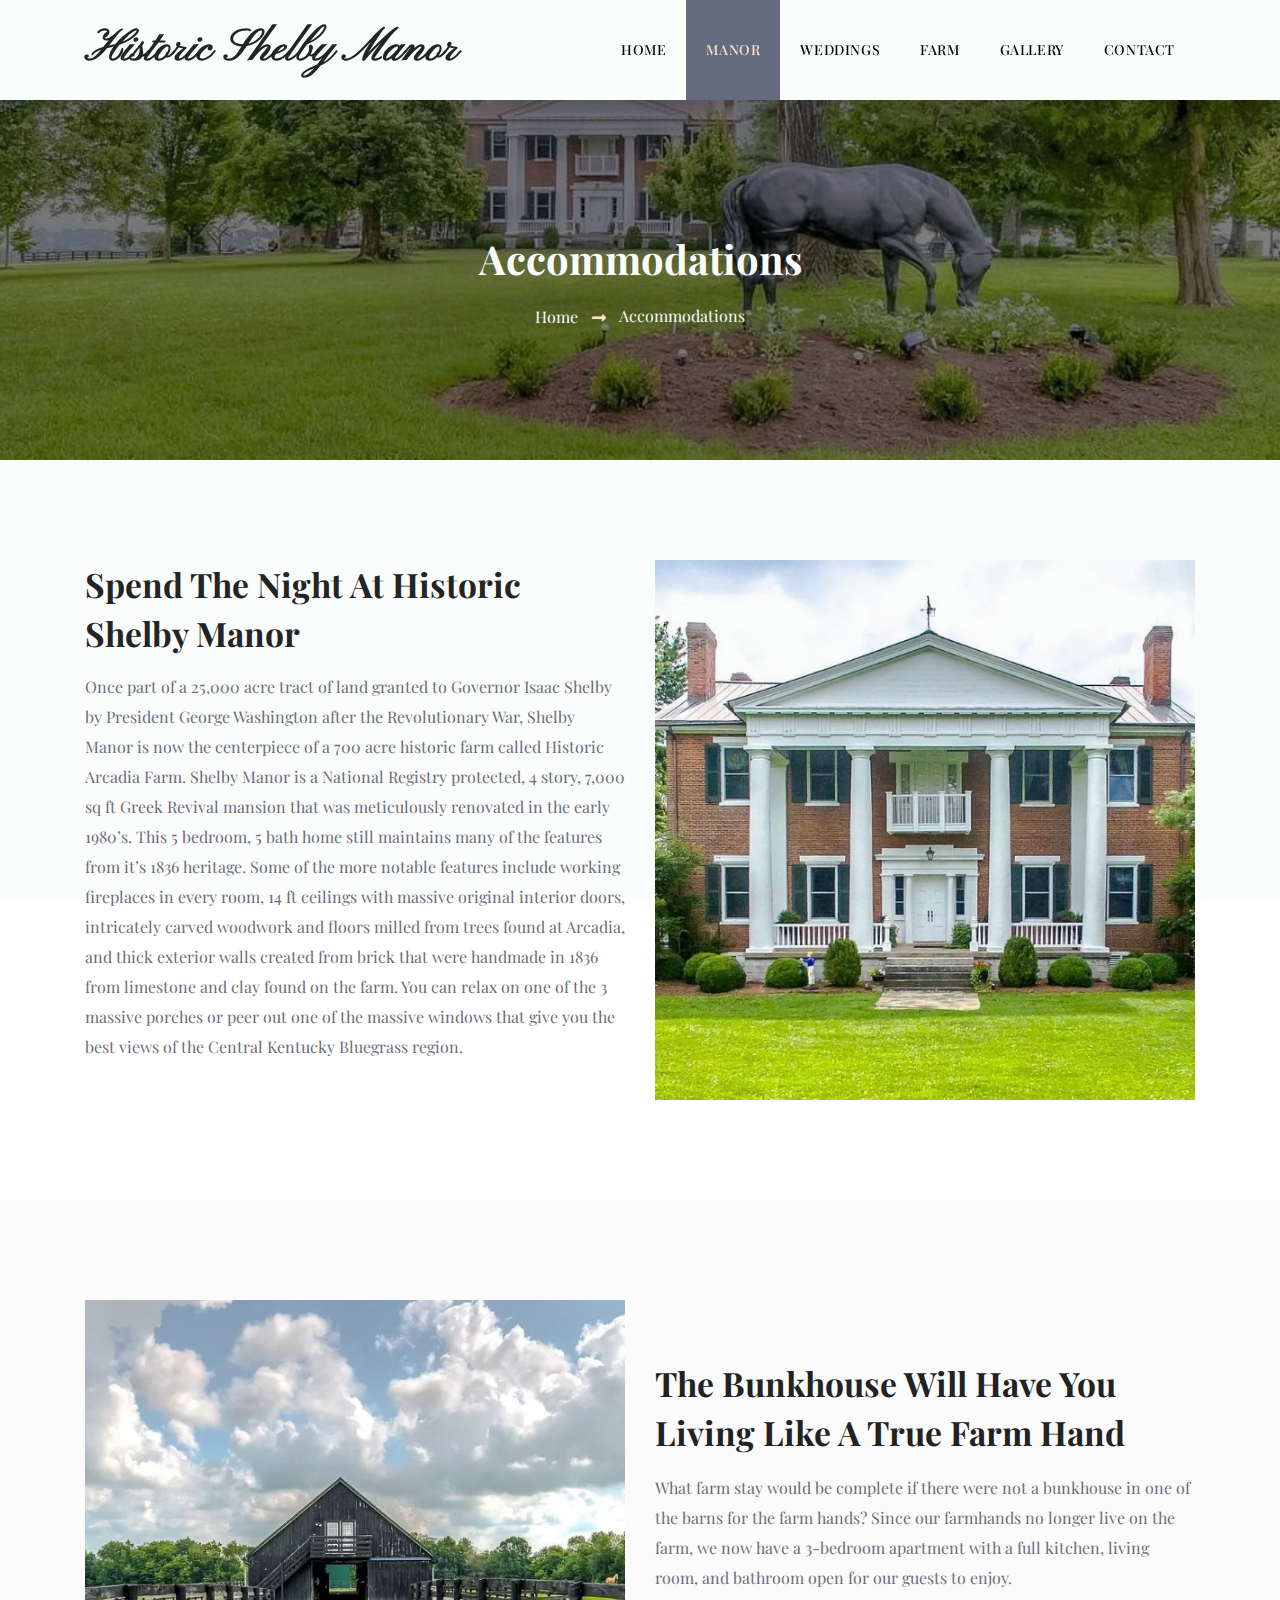
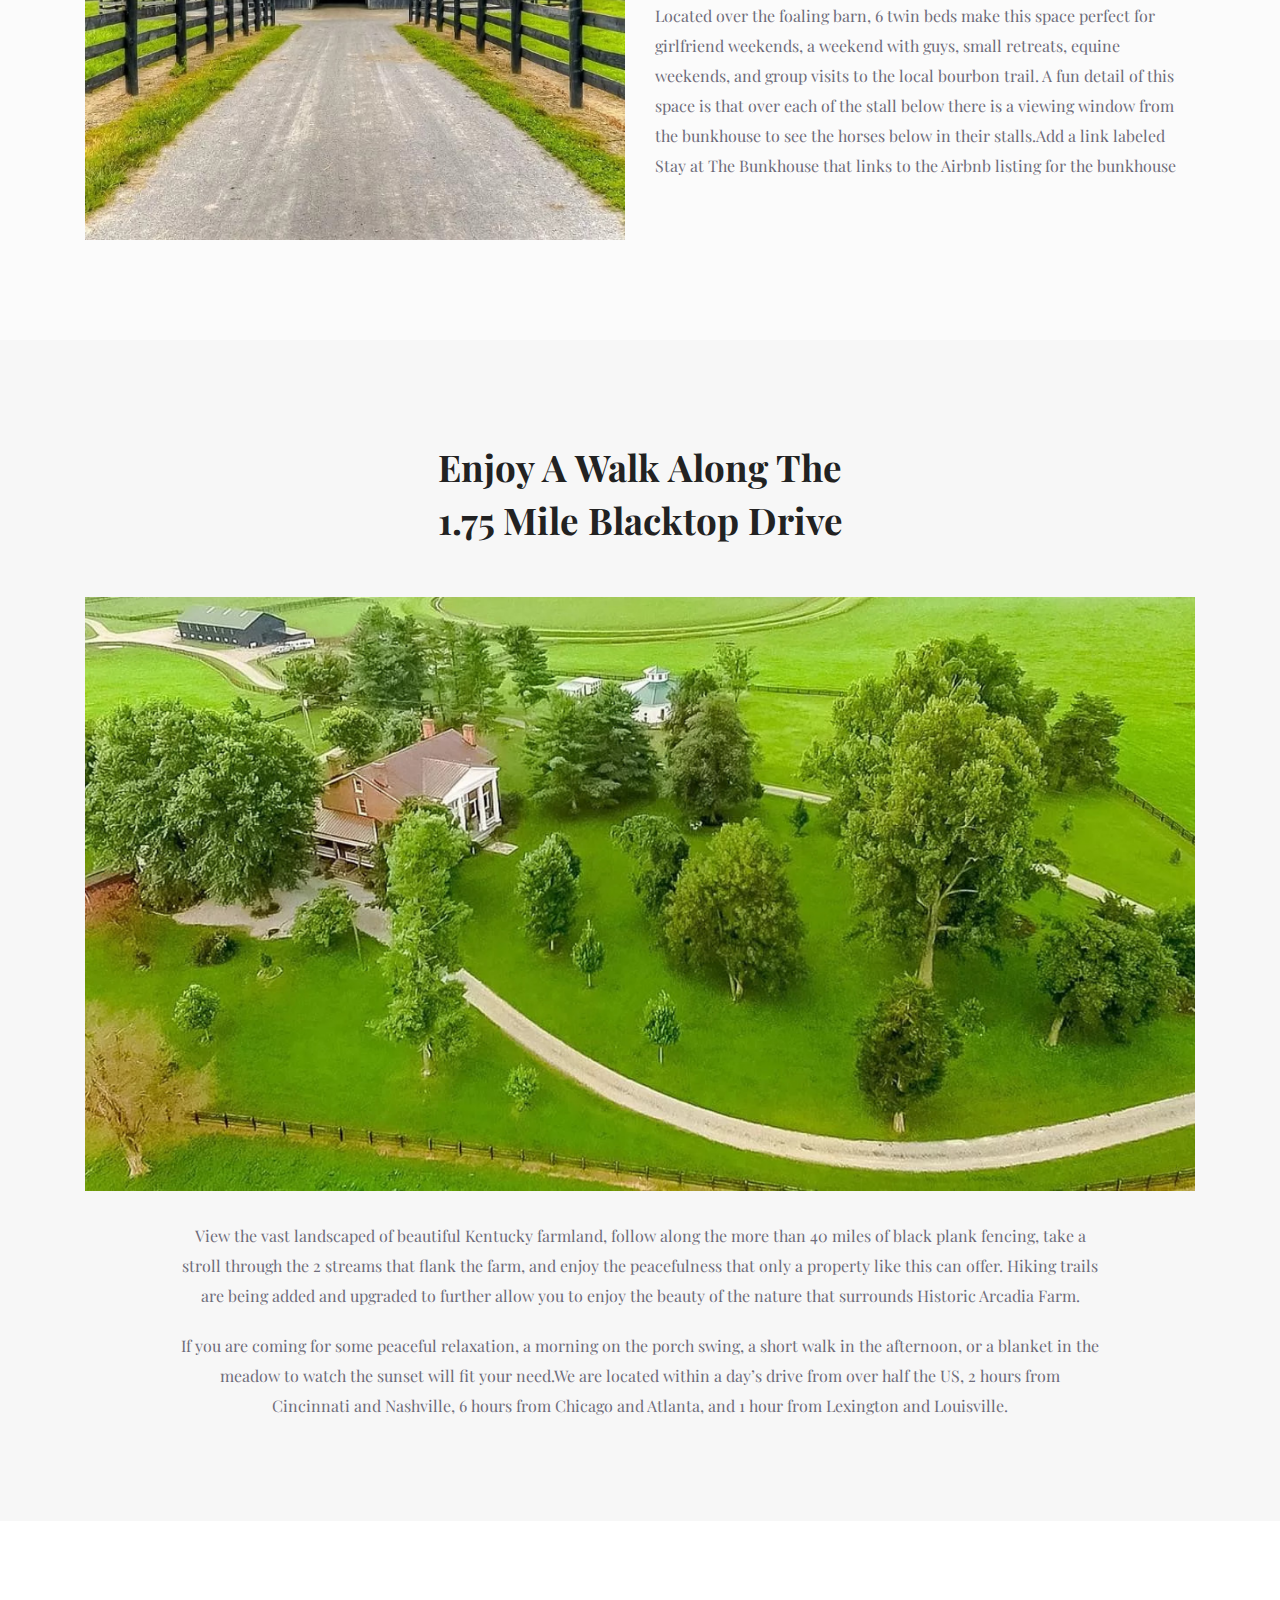
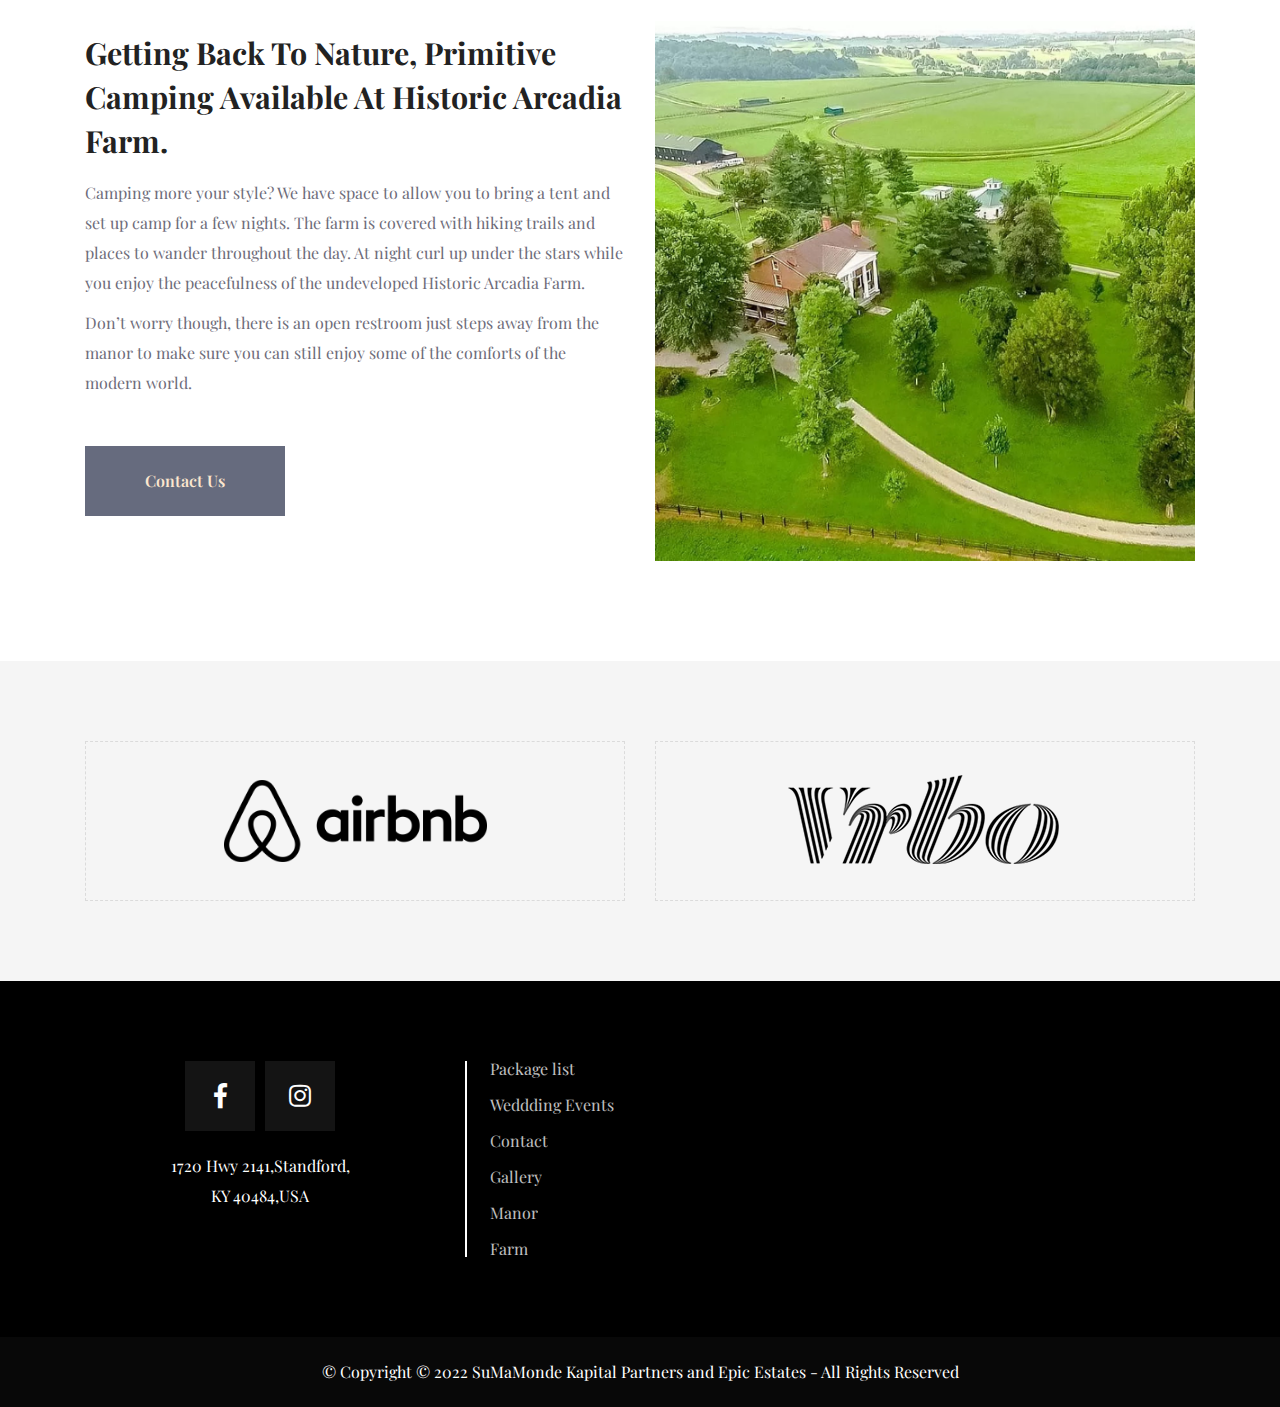
<file: arcadia_site/manor.html>
<!DOCTYPE html>
<html lang="en">
    <head>
		<!-- Google tag (gtag.js) -->
		<script async src="https://www.googletagmanager.com/gtag/js?id=G-1S732S3X43"></script>
		<script>
		  window.dataLayer = window.dataLayer || [];
		  function gtag(){dataLayer.push(arguments);}
		  gtag('js', new Date());

		  gtag('config', 'G-1S732S3X43');
		</script>
        <!--// Meta Tags //-->
        <meta charset="UTF-8" />
        <meta http-equiv="X-UA-Compatible" content="IE=edge" />
        <meta name="viewport" content="width=device-width, initial-scale=1.0" />
        <meta name="description" content="Wedding Event Center" />
        <meta name="keywords" content="construction,business,finance,corporate" />
        <!--// Frameworks //-->
        <link rel="stylesheet" href="vendor/css/bootstrap.min.css" />
        <link rel="stylesheet" href="vendor/css/magnific.popup.min.css" />
        <link rel="stylesheet" href="vendor/css/fancybox.min.css" />
        <link rel="stylesheet" href="vendor/css/animate.min.css" />
        <link rel="stylesheet" href="vendor/css/owl.carousel.min.css" />
        <link rel="stylesheet" href="vendor/css/owl.carousel.default.min.css" />
        <link rel="stylesheet" href="fonts/font_awesome/css/all.css" />
        <!--// Style Css //-->
        <link rel="stylesheet" href="css/style.css" />
        <title>Shelby Manor at Arcadia Farm</title>
    </head>
    <body>
        <!--// Page Wrapper Start //-->
        <div class="page-wrapper">
            <!--// Header Start //-->
            <header class="header fixed-top" id="header">
                <div id="nav-menu-wrap">
                    <div class="container">
                        <nav class="navbar bg-white navbar-expand-lg p-0">
                            <div class="logo-text">
                                <h4>Historic Shelby Manor</h4>
                            </div>
                            <button class="navbar-toggler" type="button" data-toggle="collapse" data-target="#fixedNavbar" aria-controls="fixedNavbar" aria-expanded="false" aria-label="Toggle navigation">
                                <span class="togler-icon-inner">
                                    <span class="line-1"></span>
                                    <span class="line-2"></span>
                                    <span class="line-3"></span>
                                </span>
                            </button>
                            <div class="collapse navbar-collapse main-menu justify-content-end" id="fixedNavbar">
                                <ul class="navbar-nav">
                                    <li class="nav-item">
                                        <a class="nav-link" href="index.html">Home</a>
                                    </li>
                                    <li class="nav-item">
                                        <a class="nav-link active" href="manor.html">Manor</a>
                                    </li>
                                    <li class="nav-item">
                                        <a class="nav-link" href="weddings.html">Weddings</a>
                                    </li>
                                    <li class="nav-item">
                                        <a class="nav-link" href="barns.html">Farm</a>
                                    </li>
                                    <li class="nav-item">
                                        <a class="nav-link" href="gallery.html">Gallery</a>
                                    </li>
                                    <li class="nav-item">
                                        <a class="nav-link" href="contact-us.html">Contact</a>
                                    </li>
                                </ul>
                            </div>
                        </nav>
                    </div>
                </div>
            </header>
            <!--// Header End  //-->

            <!--// Breadcrumb Section Start //-->
            <section class="breadcrumb-section section" data-scroll-index="0" data-bg-image-path="img/manor/manor-bread-crumb-img.png">
                <div class="container">
                    <div class="row justify-content-center">
                        <div class="col-lg-8">
                            <div class="breadcrumb-inner">
                                <h1>Accommodations</h1>
                                <ul class="breadcrumb-links">
                                    <li>
                                        <a href="index.html">Home</a>
                                    </li>
                                    <li class="active">
                                        Accommodations
                                    </li>
                                </ul>
                            </div>
                        </div>
                    </div>
                </div>
            </section>
            <!--// Breadcrumb Section end //-->

            <!--// wedding-info-section start //-->
            <section class="wedding-info-section section">
                <div class="container">
                    <div class="row">
                        <div class="col-lg-6">
                            <div class="wedding-info-text-inner">
                                <h4>
                                    Spend The Night At Historic Shelby Manor
                                </h4>
                                <p>
                                    Once part of a 25,000 acre tract of land granted to Governor Isaac 
                                    Shelby by President George Washington after the Revolutionary War, 
                                    Shelby Manor is now the centerpiece of a 700 acre historic farm called 
                                    Historic Arcadia Farm. Shelby Manor is a National Registry protected, 
                                    4 story, 7,000 sq ft Greek Revival mansion that was meticulously renovated 
                                    in the early 1980’s. This 5 bedroom, 5 bath home still maintains many of the 
                                    features from it’s 1836 heritage. Some of the more notable features include 
                                    working fireplaces in every room, 14 ft ceilings with massive original interior 
                                    doors, intricately carved woodwork and floors milled from trees found at Arcadia, 
                                    and thick exterior walls created from brick that were handmade in 1836 from limestone 
                                    and clay found on the farm.         
                                    You can relax on one of the 3 massive porches or peer out one of the massive windows 
                                    that give you the best views of the Central Kentucky Bluegrass region.
                                </p>
                            </div>
                        </div>
                        <div class="col-lg-6">
                            <div class="wedding-info-right-img">
                                <img src="img/manor/manor-img-small.png" alt="Wedding img" class="img-fluid">
                            </div>
                        </div>
                    </div>
                </div>
            </section>
            <!--// wedding-info-section end //-->

            
            <section class="section section-border-top">
                <div class="container">
                    <div class="row align-items-center">
                        <div class="col-lg-6">
                            <div class="manor-detail-img">
                                <img src="img/manor/manor-bunkhouse-img.png" alt="" class="img-fluid">
                            </div>
                        </div>
                        <div class="col-lg-6">
                            <div class="manor-mb-resp">
                                <h4 class="mb-3">The Bunkhouse Will Have You Living Like A True Farm hand</h4>
                                <p class="mb-2">
                                    What farm stay would be complete if there were not a bunkhouse in one of
                                    the barns for the farm hands? Since our farmhands no longer live on the farm,
                                    we now have a 3-bedroom apartment with a full kitchen, living room, and bathroom 
                                    open for our guests to enjoy.
                                </p>
                                <p>
                                    Located over the foaling barn, 6 twin beds make this space perfect for girlfriend weekends, 
                                    a weekend with guys, small retreats, equine weekends, and group visits to the local bourbon trail. 
                                    A fun detail of this space is that over each of the stall below there is a viewing window from the 
                                    bunkhouse to see the horses below in their stalls.Add a link labeled Stay at The Bunkhouse that links 
                                    to the Airbnb listing for the bunkhouse
                                </p>
                            </div>
                        </div>
                    </div>
                </div>
            </section>

            <!--// wedding-big-content start //-->
            <section class="section wedding-big-content">
                <div class="container">
                    <div class="row justify-content-center">
                        <div class="col-lg-10">
                            <div class="center-text-inner">
                                <h3>Enjoy A Walk Along The <br>1.75 Mile Blacktop Drive</h3>
                            </div>
                        </div>
                        <div class="col-lg-12">
                            <div class="wedding-big-img">
                                <img src="img/manor/manor-big-img.png" alt="" class="img-fluid">
                            </div>
                        </div>
                        <div class="col-lg-10">
                            <div class="center-text-box">
                                <p>
                                    View the vast landscaped of beautiful Kentucky farmland, follow along 
                                    the more than 40 miles of black plank fencing, take a stroll through the 2 
                                    streams that flank the farm, and enjoy the peacefulness that only a property 
                                    like this can offer. Hiking trails are being added and upgraded to further allow
                                    you to enjoy the beauty of the nature that surrounds Historic Arcadia Farm.
                                </p>
                                <p>
                                    If you are coming for some peaceful relaxation, a morning on the porch swing, a 
                                    short walk in the afternoon, or a blanket in the meadow to watch the sunset will fit your 
                                    need.We are located within a day’s drive from over half the US, 2 hours from Cincinnati and 
                                    Nashville, 6 hours from Chicago and Atlanta, and 1 hour from Lexington and Louisville.
                                </p>
                            </div>
                        </div>
                    </div>
                </div>
            </section>
            <!--// wedding-big-content end //-->

            <section class="section">
                <div class="container">
                    <div class="row align-items-center">
                        <div class="col-lg-6">
                            <div class="manor-detail-text">
                                <h4>Getting Back to Nature, Primitive Camping Available at Historic Arcadia Farm. </h4>
                                <p>
                                    Camping more your style? We have space to allow you to bring a tent and set up camp for a few nights. The farm is covered with hiking trails and places to wander throughout the day. At night curl up under the stars while you enjoy the peacefulness of the undeveloped Historic Arcadia Farm.
                                </p>
                                <p>
                                    Don’t worry though, there is an open restroom just steps away from the manor to make sure you can still enjoy some of the comforts of the modern world.
                                </p>
                                <a href="contact-us.html" class="primary-button mt-5">Contact Us</a>
                            </div>
                        </div>
                        <div class="col-lg-6">
                            <div class="manor-detail-img">
                                <img src="img/manor/manor-detail-img.png" alt="" class="img-fluid">
                            </div>
                        </div>
                    </div>
                </div>
            </section>

            <!--// Partners Section Start //-->
            <section class="wedding-partners">
                <div class="container">
                    <div class="row">
                        <div class="col-lg-6 partner-col">
                            <div class="partner-item">
                                <a href="https://airbnb.com/h/shelbymanor">
                                    <img src="img/partners/manor-parnters-1.png" alt="Partner Logo" class="img-fluid">
                                </a>
                            </div>
                        </div>
                        <div class="col-lg-6 partner-col">
                            <div class="partner-item">
                                <a href="https://www.vrbo.com/2880396?arrival=2022-12-27&departure=2022-12-29&oc=tlDP1hTt7baioS4W5o5SH&unitId=3452433&utm_campaign=earned%3Avrbo%3Asharecopylink%3AUSA&utm_content=2880396&utm_medium=social&utm_source=direct">
                                    <img src="img/partners/manor-parnters-2.png" alt="Partner Logo" class="img-fluid">
                                </a>
                            </div>
                        </div>
                    </div>
                </div>
            </section>
            <!--// Partners Section End //-->

            <!--// Footer Start //-->
            <footer id="footer">
                <div id="footer-top">
                    <div class="container">
                        <div class="row ">
                            <div class="col-md-12 col-lg-4">
                                <div class="footer-widget">
                                    <div class="footer-social-link">
                                        <ul>
                                            <li><a href="https://www.facebook.com/ArcadiaFarmsStanford"><i class="fab fa-facebook-f"></i></a></li>
                                            <li><a href="https://www.instagram.com/arcadia_shelby_manor/"><i class="fab fa-instagram"></i></a></li>
                                        </ul>
                                    </div>
                                    <ul class="footer-contact-info">
                                        <li>
                                            <span>1720 Hwy 2141,Standford,<br> KY 40484,USA</span>
                                        </li>
                                    </ul>
                                </div>
                            </div>
                            <div class="col-md-12 col-lg-4">
                                <div class="footer-widget">
                                    <ul class="footer-links">
                                        <li>
                                            <a href="price-list/Revised_Arcadia_Rate_Sheet_2023-2024.pdf" download>Package list</a>
                                        </li>
                                        <li>
                                            <a href="weddings.html">Weddding Events</a>
                                        </li>
                                        <li>
                                            <a href="contact-us.html">Contact</a>
                                        </li>
                                        <li>
                                            <a href="gallery.html">Gallery</a>
                                        </li>
                                        <li>
                                            <a href="manor.html">Manor</a>
                                        </li>
                                        <li>
                                            <a href="barns.html">Farm</a>
                                        </li>
                                    </ul>
                                </div>
                            </div>
                        </div>
                    </div>
                </div>
                <!--// #footer-top //-->
                <div id="copyright">
                    <div class="container">
                        <p class="copyright-text text-center">
                          © Copyright © 2022 SuMaMonde Kapital Partners and Epic Estates - All Rights Reserved
                        </p>
                    </div>
                </div>
                <!--// #copyright //-->
            </footer>
            <!--// Footer End //-->
        </div>
        <!--// Page Wrapper End //-->

        <a href="#" class="scroll-top-btn" data-scroll-goto="0"><i class="fa fa-chevron-up"></i></a>
        <!--// .scroll-top-btn //-->

        <div id="preloader-wrap">
            <div class="preloader-inner">
                <div class="lds-ring">
                    <div></div>
                    <div></div>
                    <div></div>
                    <div></div>
                </div>
            </div>
        </div>
        <!--// #preloader-wrap //-->

        <!--// Scripts //-->
        <script src="vendor/js/jquery.min.js"></script>
        <script src="vendor/js/popper.min.js"></script>
        <script src="vendor/js/bootstrap.min.js"></script>
        <script src="vendor/js/waypoint.min.js"></script>
        <script src="vendor/js/jquery.easing.min.js"></script>
        <script src="vendor/js/scrollit.min.js"></script>
        <script src="vendor/js/owl.carousel.min.js"></script>
        <script src="vendor/js/fancybox.min.js"></script>
        <!--// Main Js //-->
        <script src="js/main.js"></script>
    </body>
</html>
</file>
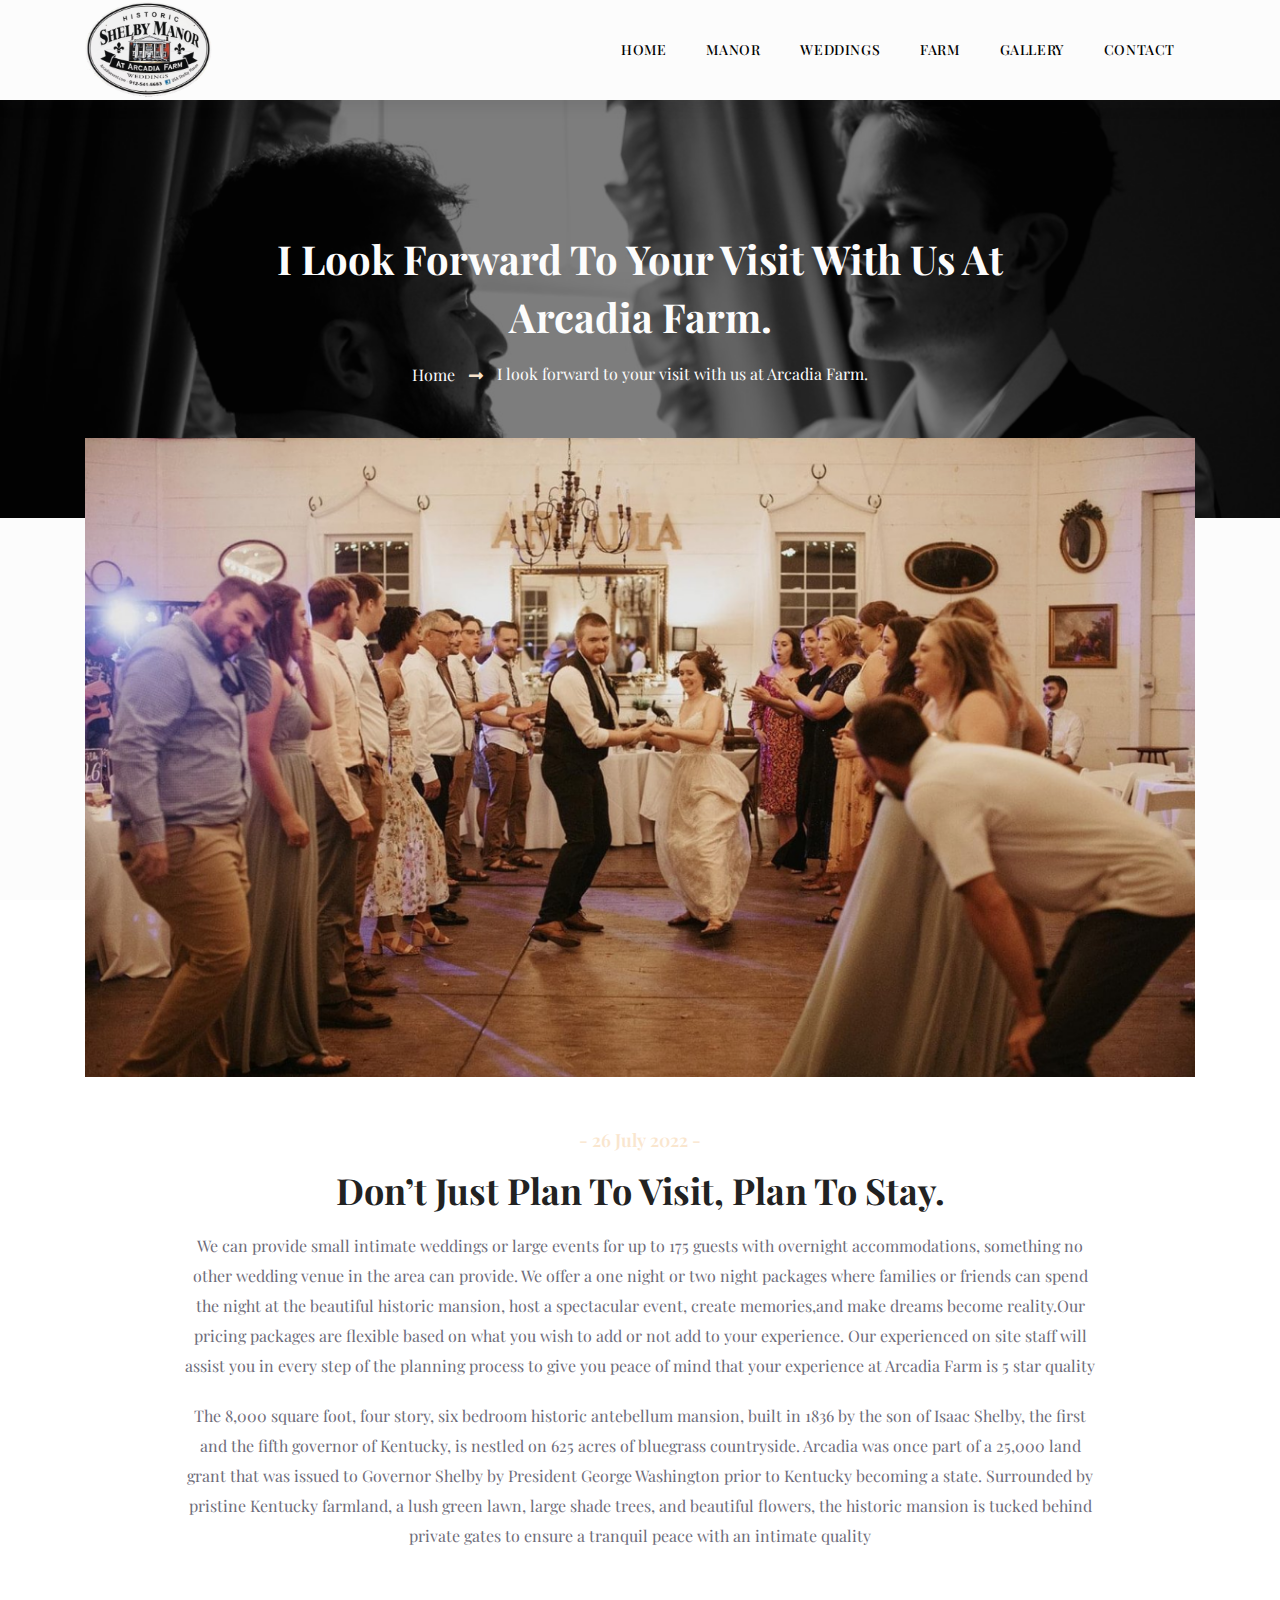
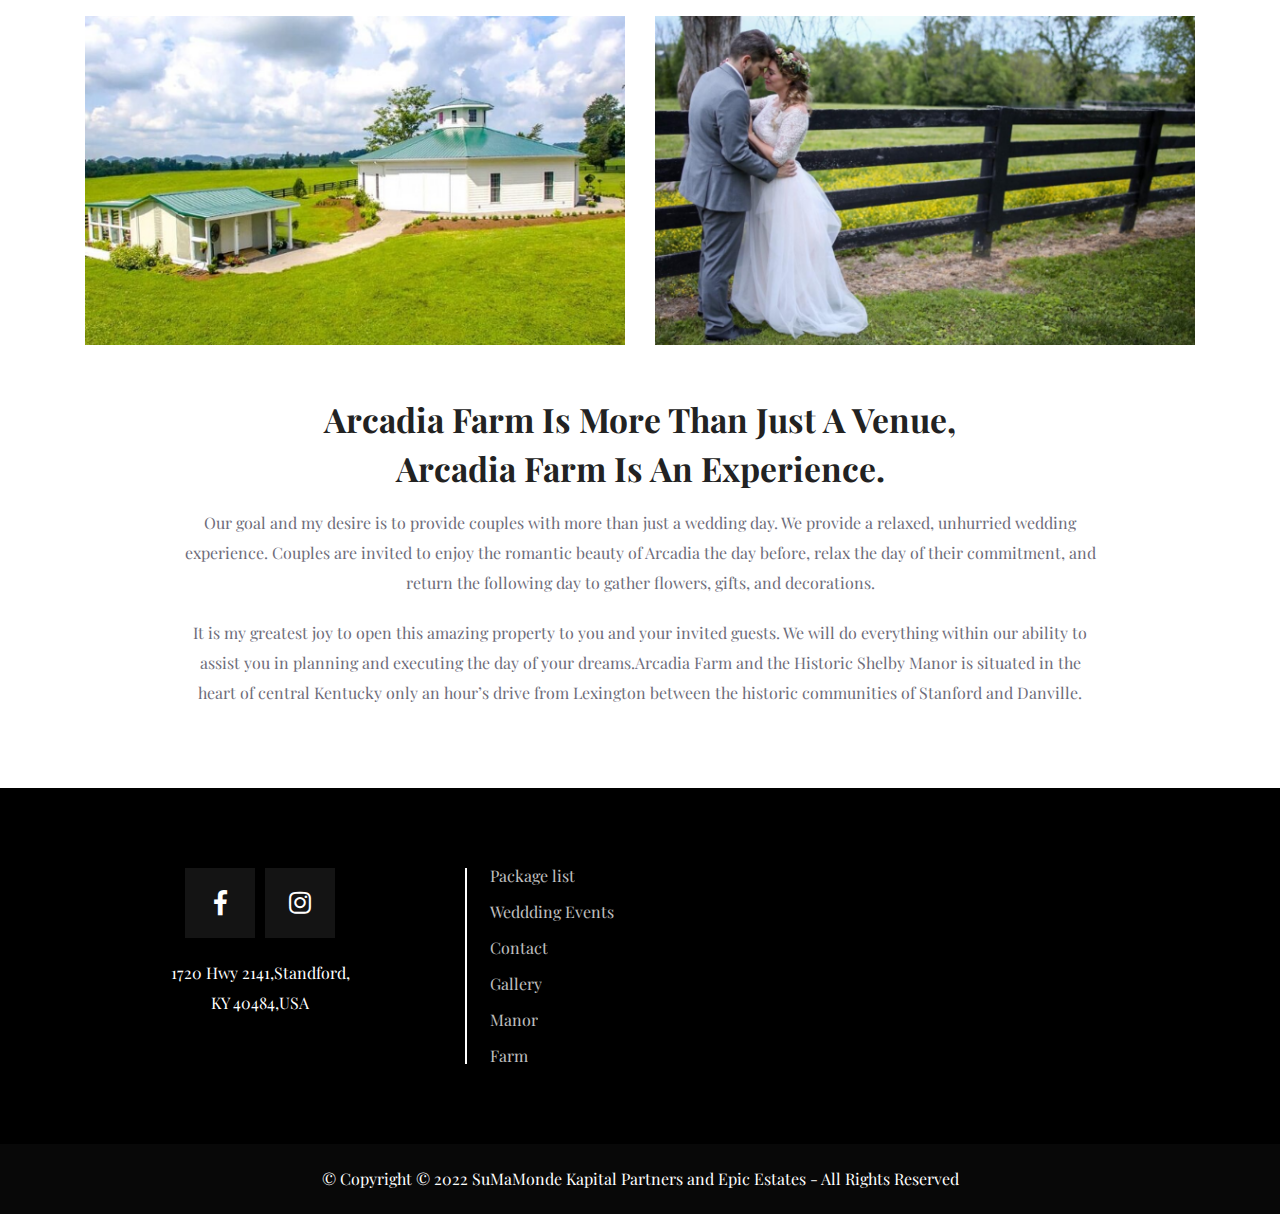
<file: arcadia_site/news-single.html>
<!DOCTYPE html>
<html lang="en">
    <head>
		<!-- Google tag (gtag.js) -->
		<script async src="https://www.googletagmanager.com/gtag/js?id=G-1S732S3X43"></script>
		<script>
		  window.dataLayer = window.dataLayer || [];
		  function gtag(){dataLayer.push(arguments);}
		  gtag('js', new Date());

		  gtag('config', 'G-1S732S3X43');
		</script>
        <!--// Meta Tags //-->
        <meta charset="UTF-8" />
        <meta http-equiv="X-UA-Compatible" content="IE=edge" />
        <meta name="viewport" content="width=device-width, initial-scale=1.0" />
        <meta name="description" content="Wedding Event Center" />
        <meta name="keywords" content="construction,business,finance,corporate" />
        <!--// Frameworks //-->
        <link rel="stylesheet" href="vendor/css/bootstrap.min.css" />
        <link rel="stylesheet" href="vendor/css/magnific.popup.min.css" />
        <link rel="stylesheet" href="vendor/css/fancybox.min.css" />
        <link rel="stylesheet" href="vendor/css/animate.min.css" />
        <link rel="stylesheet" href="vendor/css/owl.carousel.min.css" />
        <link rel="stylesheet" href="vendor/css/owl.carousel.default.min.css" />
        <link rel="stylesheet" href="fonts/font_awesome/css/all.css" />
        <!--// Style Css //-->
        <link rel="stylesheet" href="css/style.css" />
        <title>Shelby Manor at Arcadia Farm</title>
    </head>
    <body>
        <!--// Page Wrapper Start //-->
        <div class="page-wrapper">
            <!--// Header Start //-->
            <header class="header fixed-top" id="header">
                <div id="nav-menu-wrap">
                    <div class="container">
                        <nav class="navbar bg-white navbar-expand-lg p-0">
                            <a class="navbar-brand" href="index.html">
                                <img src="img/bg/logo.png" alt="Logo White" class="img-fluid" />
                            </a>
                            <button class="navbar-toggler" type="button" data-toggle="collapse" data-target="#fixedNavbar" aria-controls="fixedNavbar" aria-expanded="false" aria-label="Toggle navigation">
                                <span class="togler-icon-inner">
                                    <span class="line-1"></span>
                                    <span class="line-2"></span>
                                    <span class="line-3"></span>
                                </span>
                            </button>
                            <div class="collapse navbar-collapse main-menu justify-content-end" id="fixedNavbar">
                                <ul class="navbar-nav">
                                    <li class="nav-item">
                                        <a class="nav-link" href="index.html">Home</a>
                                    </li>
                                    <li class="nav-item">
                                        <a class="nav-link" href="manor.html">Manor</a>
                                    </li>
                                    <li class="nav-item">
                                        <a class="nav-link" href="weddings.html">Weddings</a>
                                    </li>
                                    <li class="nav-item">
                                        <a class="nav-link" href="barns.html">Farm</a>
                                    </li>
                                    <li class="nav-item">
                                        <a class="nav-link" href="gallery.html">Gallery</a>
                                    </li>
                                    <li class="nav-item">
                                        <a class="nav-link" href="contact-us.html">Contact</a>
                                    </li>
                                </ul>
                            </div>
                        </nav>
                    </div>
                </div>
            </header>
            <!--// Header End  //-->

            <!--// Breadcrumb Section Start //-->
            <section class="breadcrumb-section section" data-scroll-index="0" data-bg-image-path="img/blog/news-single-bread-crumb-img.png">
                <div class="container">
                    <div class="row justify-content-center">
                        <div class="col-lg-8">
                            <div class="breadcrumb-inner">
                                <h1> I look forward to your visit with us at Arcadia Farm.</h1>
                                <ul class="breadcrumb-links">
                                    <li>
                                        <a href="index.html">Home</a>
                                    </li>
                                    <li class="active">
                                        I look forward to your visit with us at Arcadia Farm.
                                    </li>
                                </ul>
                            </div>
                        </div>
                    </div>
                </div>
            </section>
            <!--// Breadcrumb Section end //-->

            <!--// news-single-section start //-->
            <section class="news-single-big-img-section">
                <div class="container">
                    <div class="row">
                        <div class="col-lg-12">
                            <div class="news-single-big-img">
                                <img src="img/wedding/wedding-blog-single-big-img.png" alt="Wedding img" class="img-fluid">
                            </div>
                        </div>
                    </div>
                </div>
            </section>
            <!--// news-single-section end //-->
            
            <!--// news-single-detail start //-->
            <section class="news-single-detail">
                <div class="container">
                    <div class="row justify-content-center">
                        <div class="col-lg-10">
                            <div class="news-single-detail-inner">
                                <span>- 26 July 2022 - </span>
                                <h2>Don’t just plan to visit, plan to stay.</h2>
                                <p>
                                    We can provide small intimate weddings or large events for up to 175 guests with overnight accommodations, 
                                    something no other wedding venue in the area can provide. We offer a one night or two night packages where 
                                    families or friends can spend the night at the beautiful historic mansion, host a spectacular event, create 
                                    memories,and make dreams become reality.Our pricing packages are flexible based on what you wish to add or not 
                                    add to your experience. Our experienced on site staff will assist you in every step of the planning process to 
                                    give you peace of mind that your experience at Arcadia Farm is 5 star quality
                                </p>
                                <p>
                                    The 8,000 square foot, four story, six bedroom historic antebellum mansion, built in 1836 by the son of Isaac Shelby,
                                    the first and the fifth governor of Kentucky, is nestled on 625 acres of bluegrass countryside. Arcadia was once part 
                                    of a 25,000 land grant that was issued to Governor Shelby by President George Washington prior to Kentucky becoming a 
                                    state. Surrounded by pristine Kentucky farmland, a lush green lawn, large shade trees, and beautiful flowers, the historic 
                                    mansion is tucked behind private gates to ensure a tranquil peace with an intimate quality
                                </p>
                            </div>
                        </div>
                    </div>
                    <div class="row justify-content-center">
                        <div class="col-lg-6">
                            <div class="news-single-detail-img text-center">
                                <img src="img/blog/news-single-detail-img-1.png" alt="" class="img-fluid">
                            </div>
                        </div>
                        <div class="col-lg-6">
                            <div class="news-single-detail-img text-center">
                                <img src="img/blog/news-single-detail-img-2.png" alt="" class="img-fluid">
                            </div>
                        </div>
                    </div>
                    <div class="row justify-content-center">
                        <div class="col-lg-10">
                            <div class="news-single-bottom-text">
                                <h4>Arcadia farm is more than just a venue, <br> Arcadia Farm is an experience.</h4>
                                <p>
                                    Our goal and my desire is to provide couples with more than just a wedding day. We provide a relaxed, unhurried wedding experience. 
                                    Couples are invited to enjoy the romantic beauty of Arcadia the day before, relax the day of their commitment, and return the following
                                    day to gather flowers, gifts, and decorations.
                                </p>
                                <p>
                                    It is my greatest joy to open this amazing property to you and your invited guests. We will do everything within our ability to assist you 
                                    in planning and executing the day of your dreams.Arcadia Farm and the Historic Shelby Manor is situated in the heart of central Kentucky only 
                                    an hour’s drive from Lexington between the historic communities of Stanford and Danville. 
                                </p>
                            </div>
                        </div>
                    </div>
                </div>
            </section>
            <!--// news-single-detail end //-->

            <!--// Footer Start //-->
            <footer id="footer">
                <div id="footer-top">
                    <div class="container">
                        <div class="row ">
                            <div class="col-md-12 col-lg-4">
                                <div class="footer-widget">
                                    <div class="footer-social-link">
                                        <ul>
                                            <li><a href="https://www.facebook.com/ArcadiaFarmsStanford"><i class="fab fa-facebook-f"></i></a></li>
                                            <li><a href="https://www.instagram.com/arcadia_shelby_manor/"><i class="fab fa-instagram"></i></a></li>
                                        </ul>
                                    </div>
                                    <ul class="footer-contact-info">
                                        <li>
                                            <span>1720 Hwy 2141,Standford,<br> KY 40484,USA</span>
                                        </li>
                                    </ul>
                                </div>
                            </div>
                            <div class="col-md-12 col-lg-4">
                                <div class="footer-widget">
                                    <ul class="footer-links">
                                        <li>
                                            <a href="price-list/Revised_Arcadia_Rate_Sheet_2023-2024.pdf" download>Package list</a>
                                        </li>
                                        <li>
                                            <a href="weddings.html">Weddding Events</a>
                                        </li>
                                        <li>
                                            <a href="contact-us.html">Contact</a>
                                        </li>
                                        <li>
                                            <a href="gallery.html">Gallery</a>
                                        </li>
                                        <li>
                                            <a href="manor.html">Manor</a>
                                        </li>
                                        <li>
                                            <a href="barns.html">Farm</a>
                                        </li>
                                    </ul>
                                </div>
                            </div>
                        </div>
                    </div>
                </div>
                <!--// #footer-top //-->
                <div id="copyright">
                    <div class="container">
                        <p class="copyright-text text-center">
                           © Copyright © 2022 SuMaMonde Kapital Partners and Epic Estates - All Rights Reserved
                        </p>
                    </div>
                </div>
                <!--// #copyright //-->
            </footer>
            <!--// Footer End //-->
        </div>
        <!--// Page Wrapper End //-->

        <a href="#" class="scroll-top-btn" data-scroll-goto="0"><i class="fa fa-chevron-up"></i></a>
        <!--// .scroll-top-btn //-->

        <div id="preloader-wrap">
            <div class="preloader-inner">
                <div class="lds-ring">
                    <div></div>
                    <div></div>
                    <div></div>
                    <div></div>
                </div>
            </div>
        </div>
        <!--// #preloader-wrap //-->

        <!--// Scripts //-->
        <script src="vendor/js/jquery.min.js"></script>
        <script src="vendor/js/popper.min.js"></script>
        <script src="vendor/js/bootstrap.min.js"></script>
        <script src="vendor/js/waypoint.min.js"></script>
        <script src="vendor/js/jquery.easing.min.js"></script>
        <script src="vendor/js/scrollit.min.js"></script>
        <script src="vendor/js/owl.carousel.min.js"></script>
        <script src="vendor/js/fancybox.min.js"></script>
        <!--// Main Js //-->
        <script src="js/main.js"></script>
    </body>
</html>
</file>
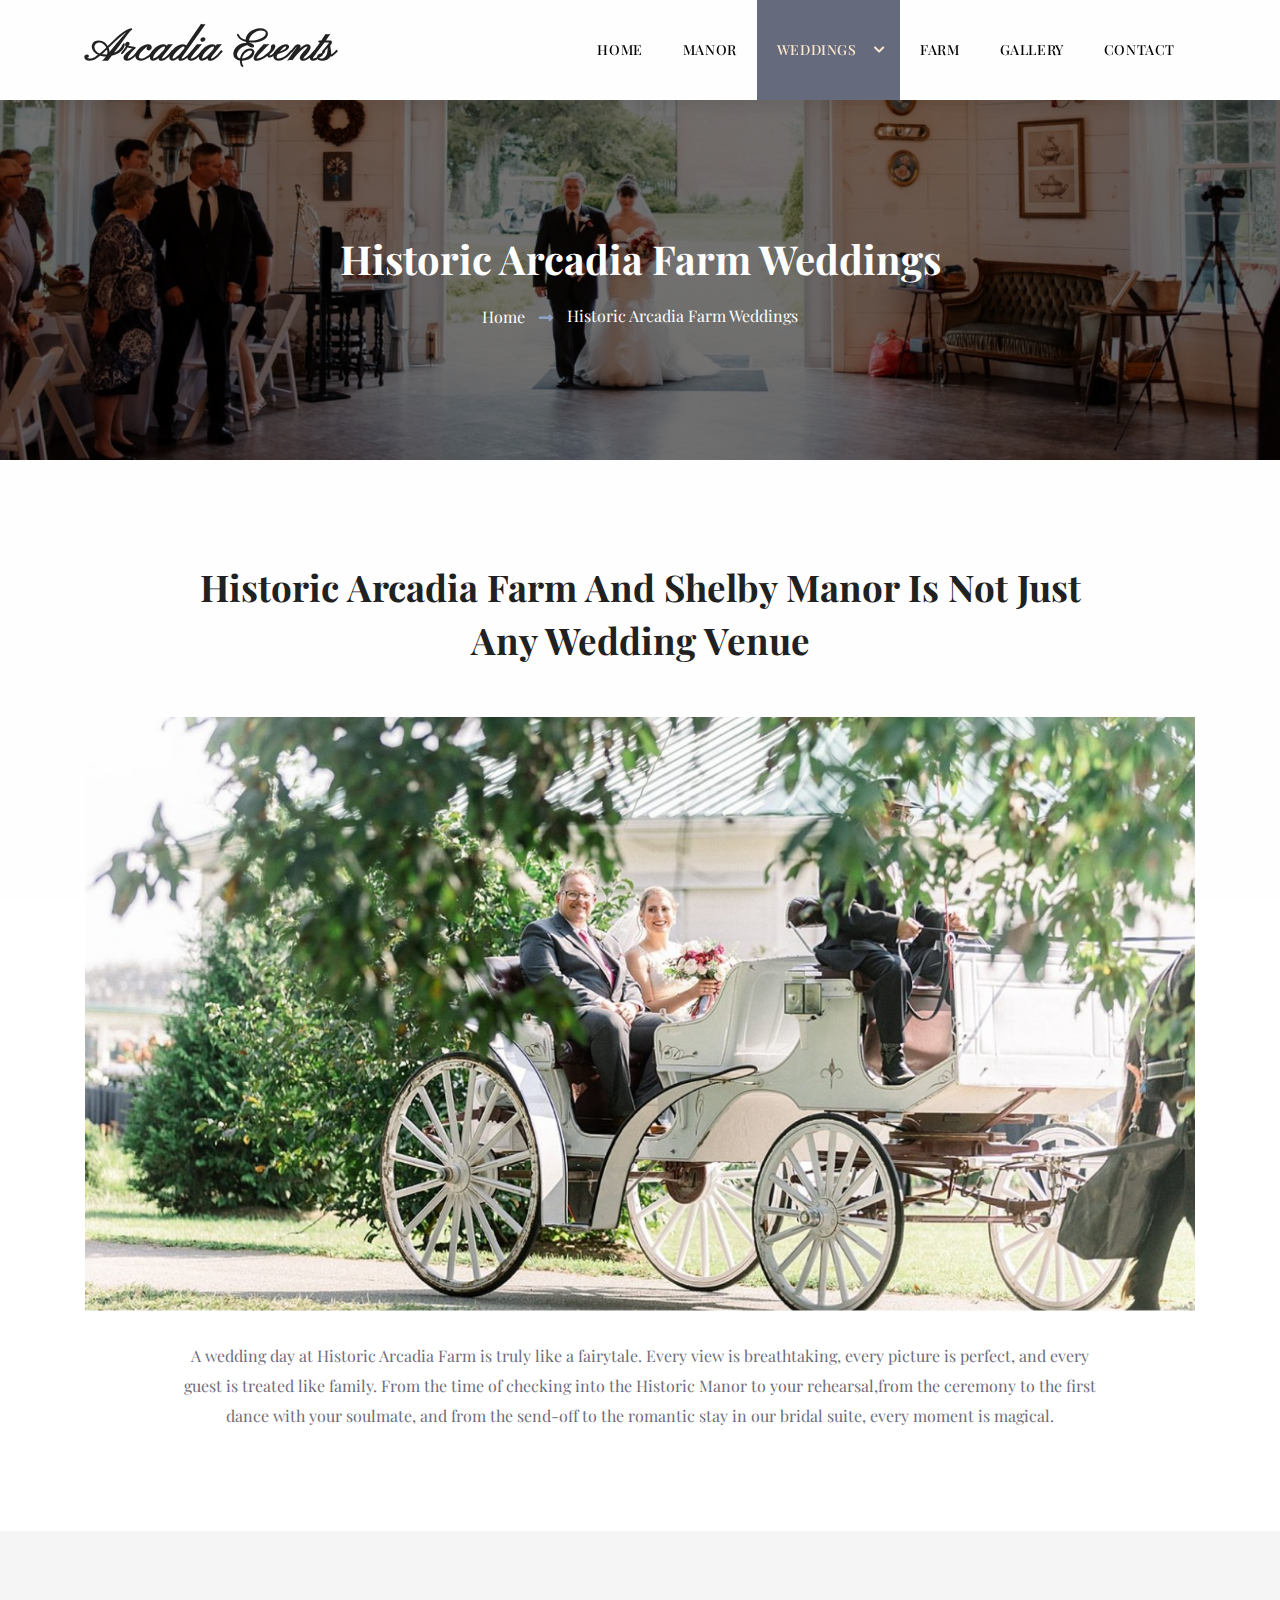
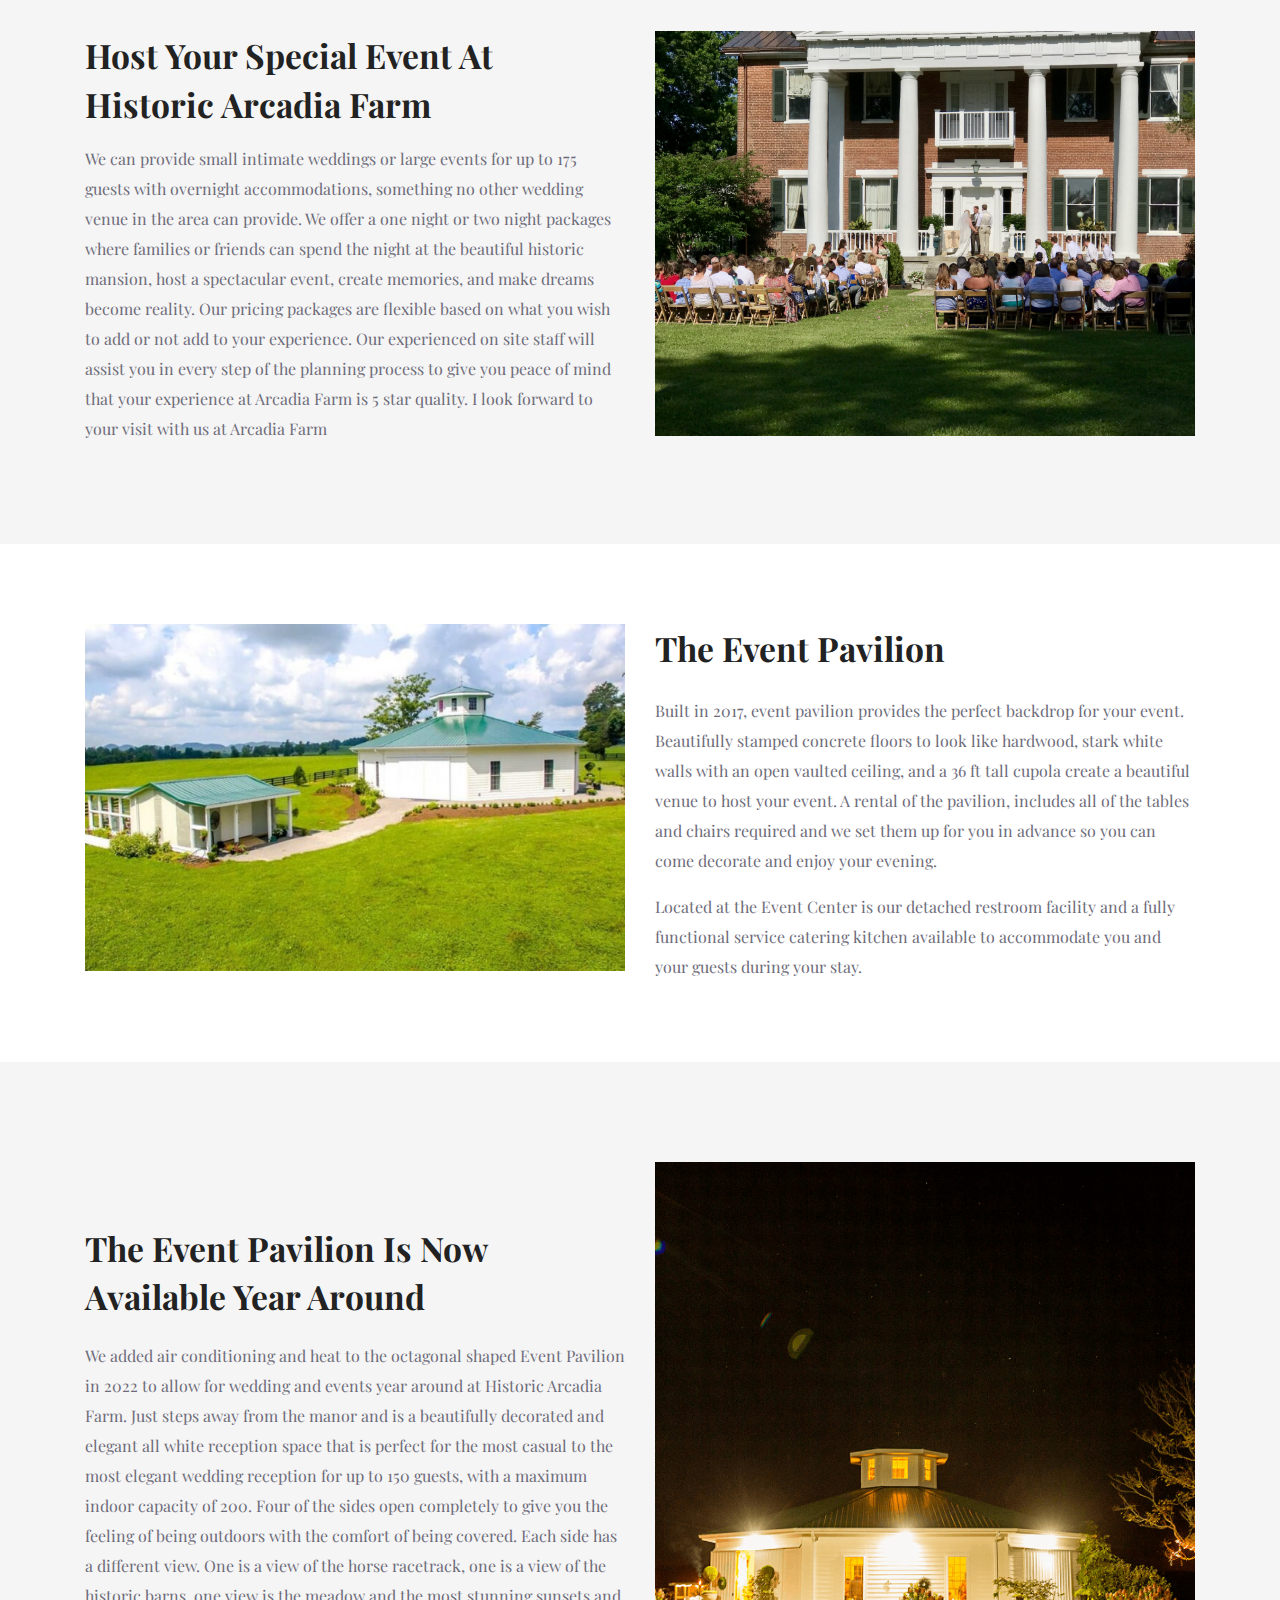
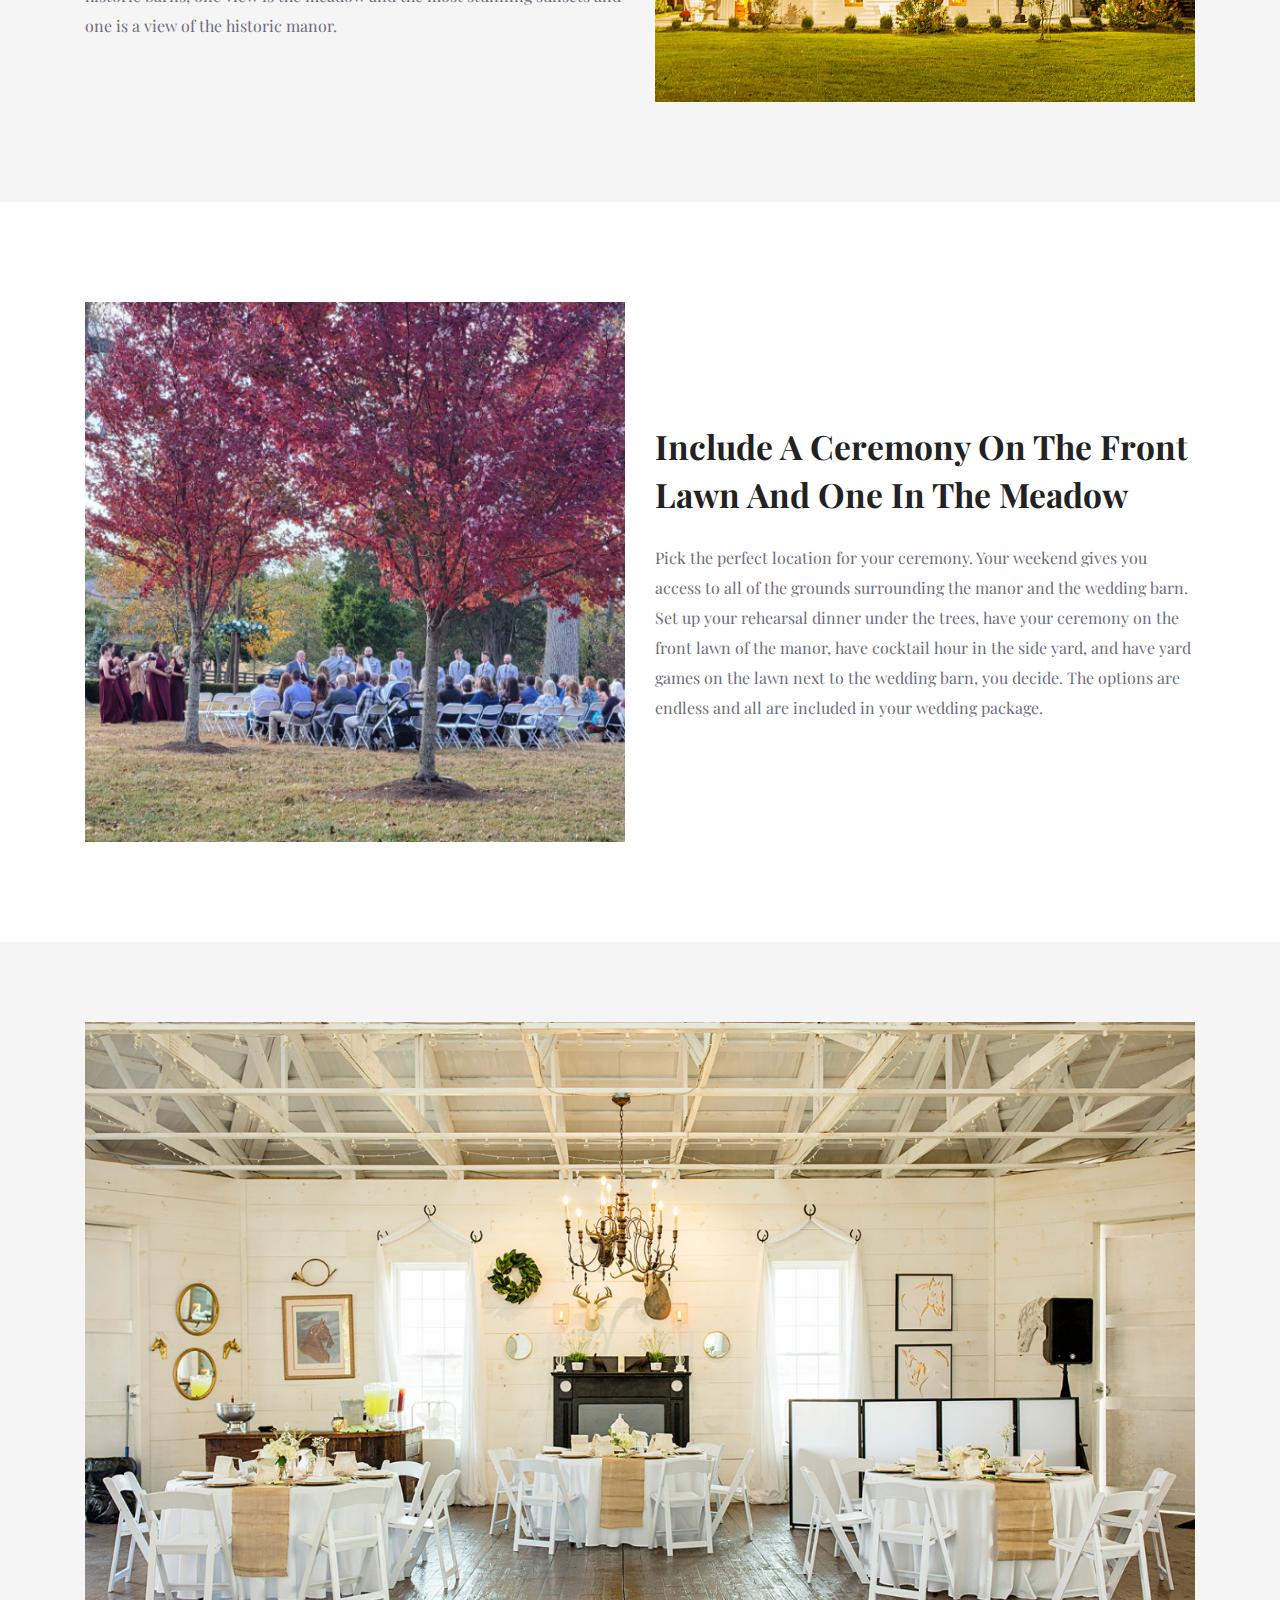
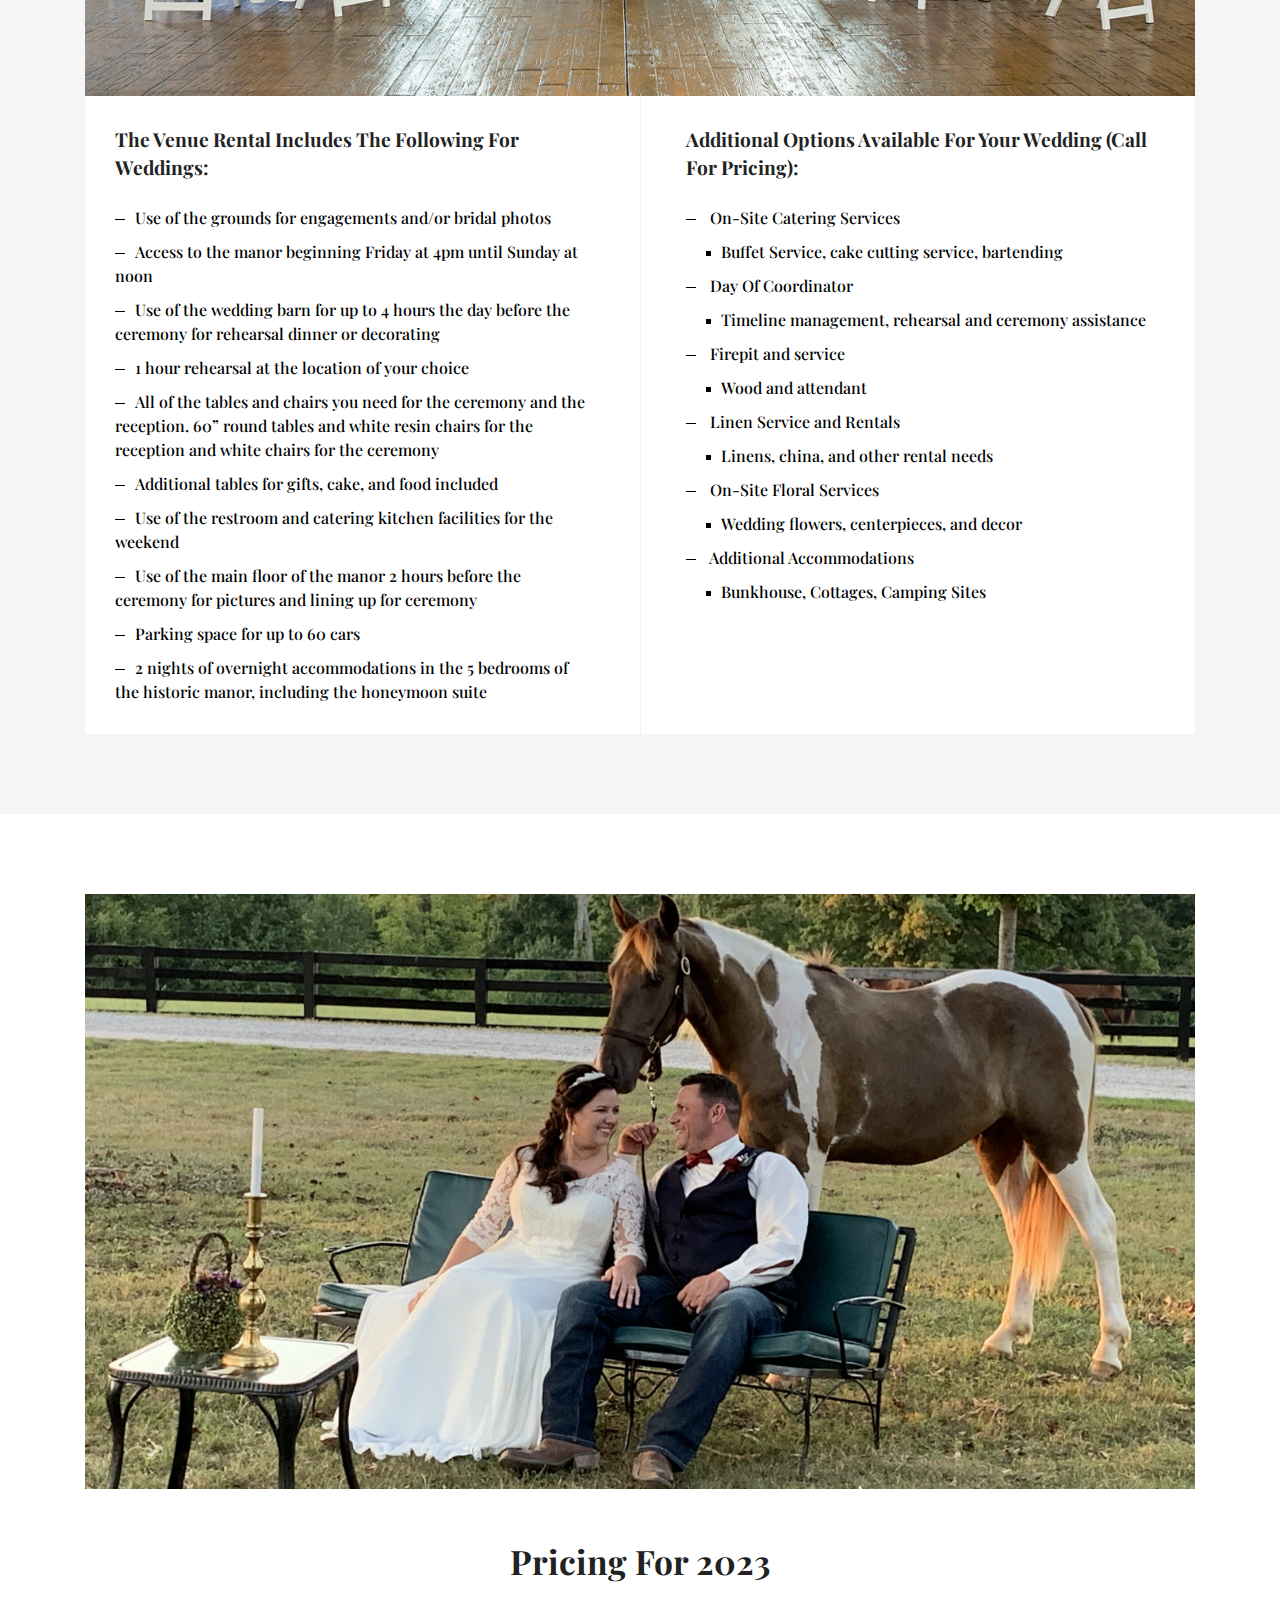
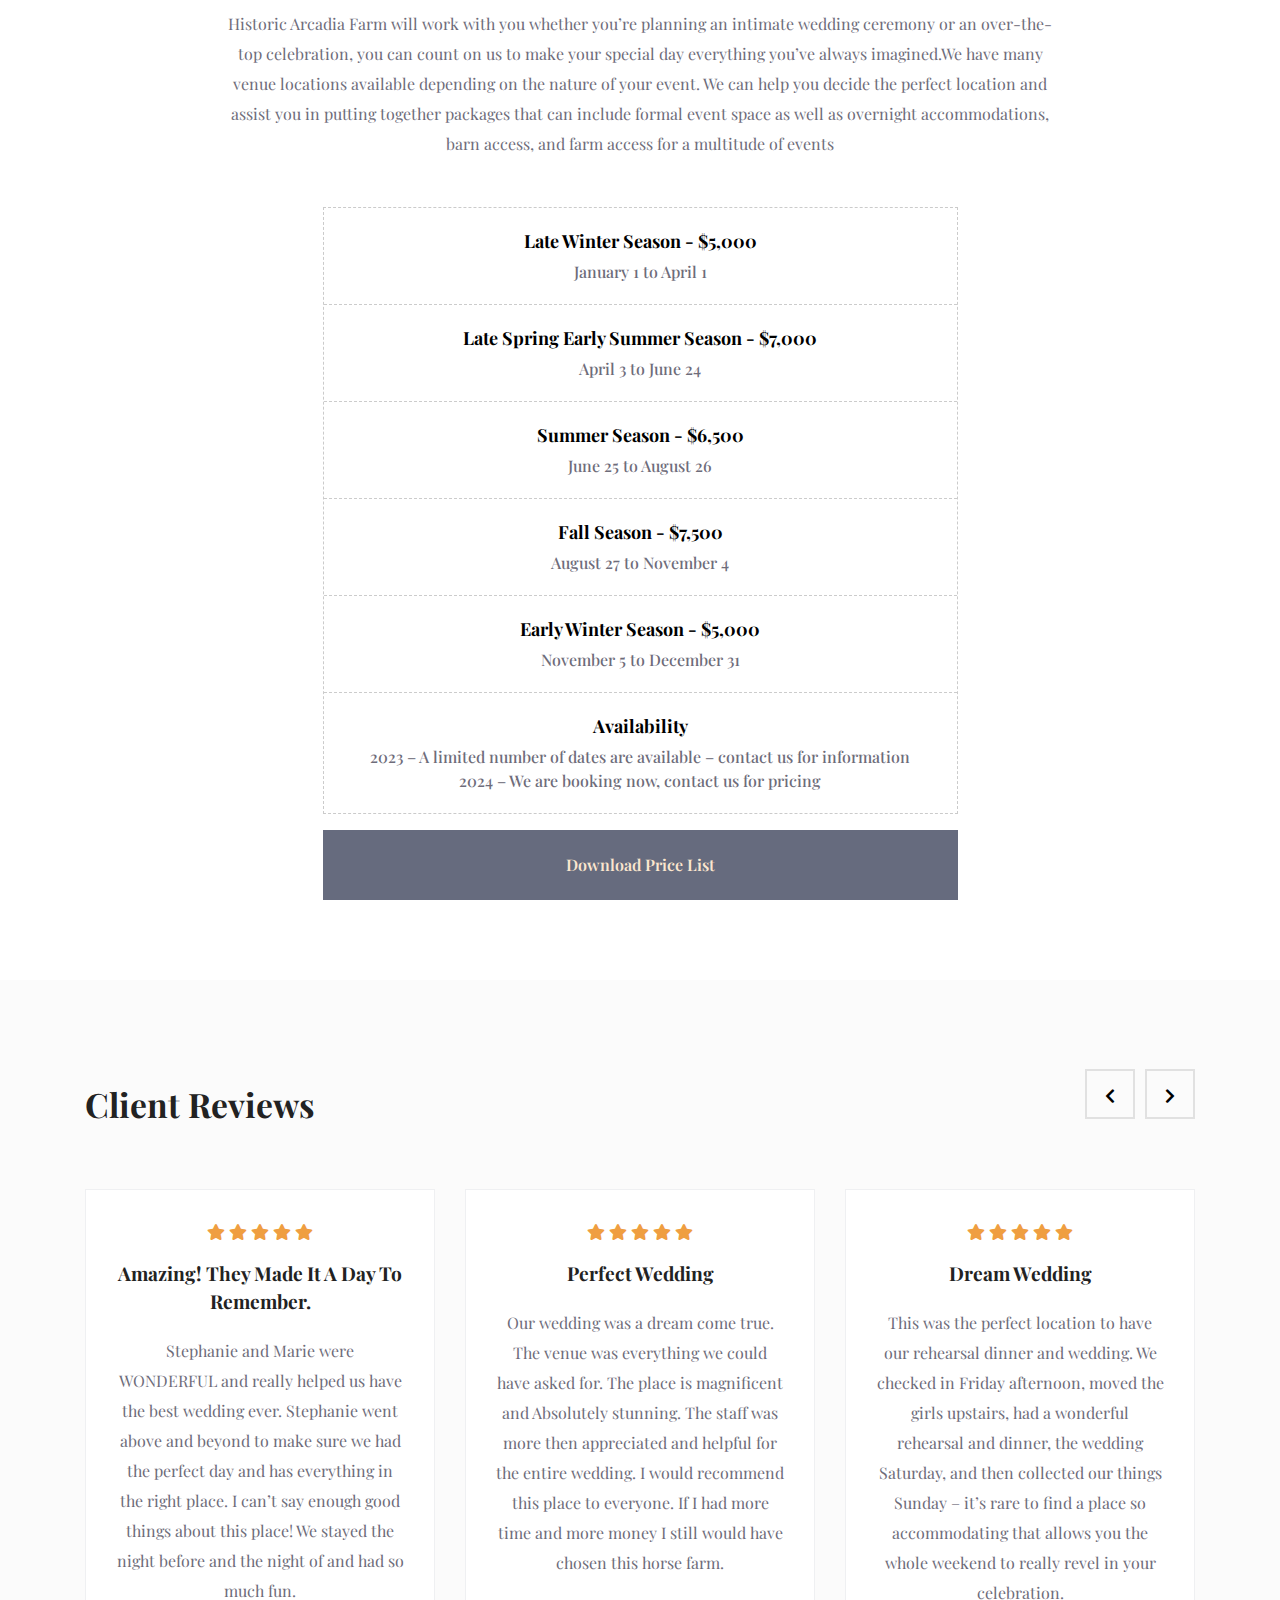
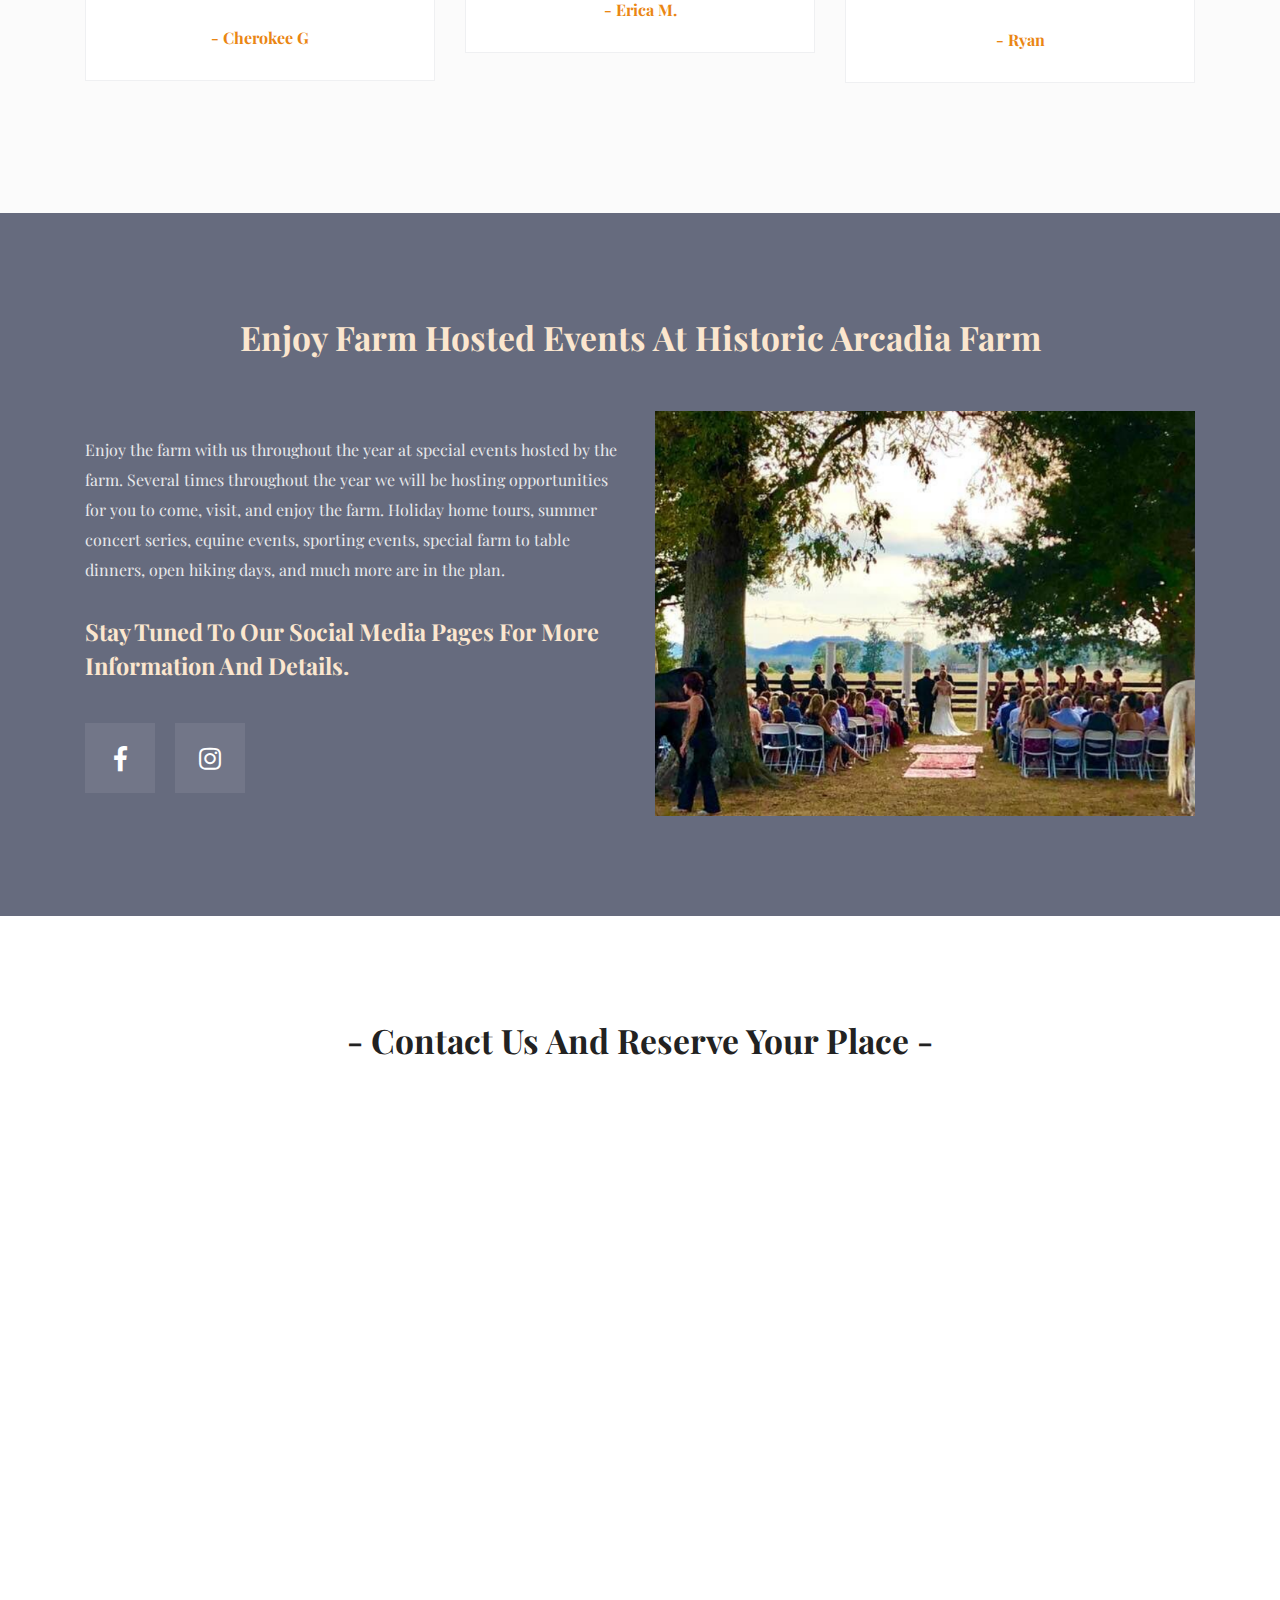
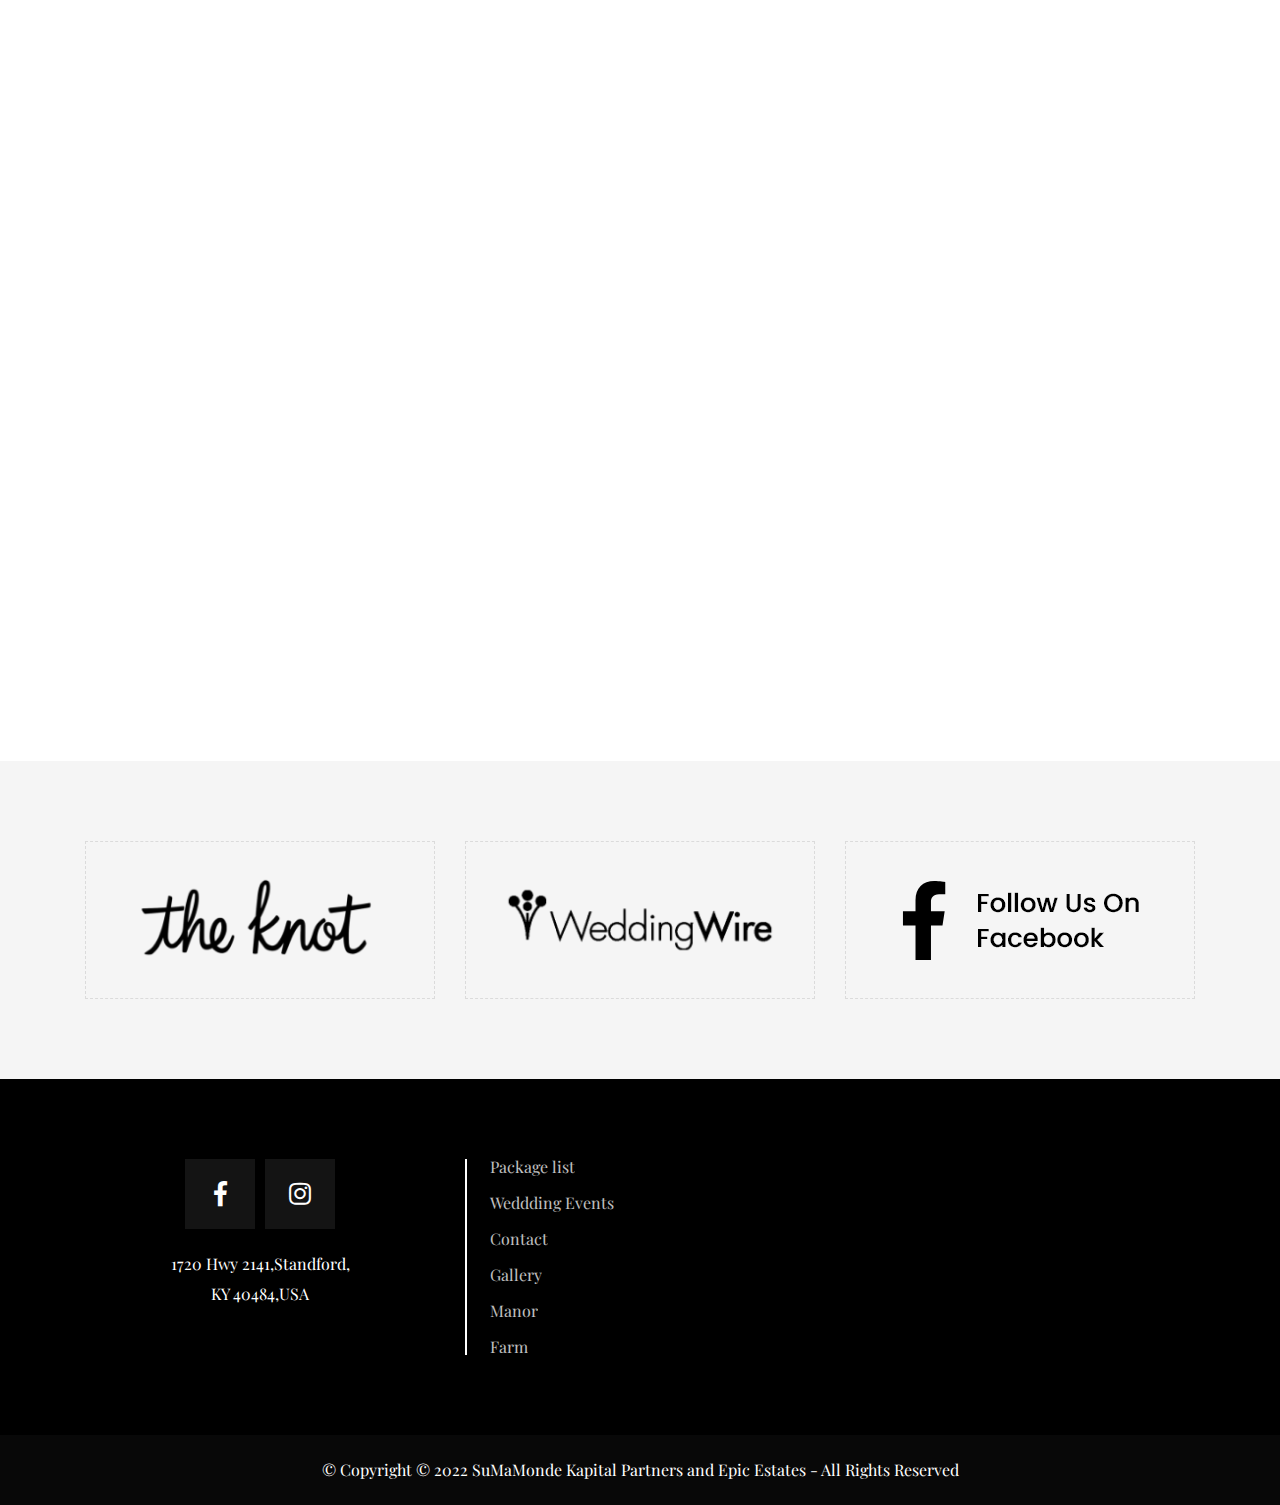
<file: arcadia_site/weddings.html>
<!DOCTYPE html>
<html lang="en">
    <head>
			<!-- Google tag (gtag.js) -->
		<script async src="https://www.googletagmanager.com/gtag/js?id=G-1S732S3X43"></script>
		<script>
		  window.dataLayer = window.dataLayer || [];
		  function gtag(){dataLayer.push(arguments);}
		  gtag('js', new Date());

		  gtag('config', 'G-1S732S3X43');
		</script>
        <!--// Meta Tags //-->
        <meta charset="UTF-8" />
        <meta http-equiv="X-UA-Compatible" content="IE=edge" />
        <meta name="viewport" content="width=device-width, initial-scale=1.0" />
        <meta name="description" content="Wedding Event Center" />
        <meta name="keywords" content="construction,business,finance,corporate" />
        <!--// Frameworks //-->
        <link rel="stylesheet" href="vendor/css/bootstrap.min.css" />
        <link rel="stylesheet" href="vendor/css/magnific.popup.min.css" />
        <link rel="stylesheet" href="vendor/css/fancybox.min.css" />
        <link rel="stylesheet" href="vendor/css/animate.min.css" />
        <link rel="stylesheet" href="vendor/css/owl.carousel.min.css" />
        <link rel="stylesheet" href="vendor/css/owl.carousel.default.min.css" />
        <link rel="stylesheet" href="fonts/font_awesome/css/all.css" />
        <!--// Style Css //-->
        <link rel="stylesheet" href="css/style.css" />
        <title>Shelby Manor at Arcadia Farm</title>
    </head>
    <body>
        <!--// Page Wrapper Start //-->
        <div class="page-wrapper">
            <!--// Header Start //-->
            <header class="header fixed-top wedding-nav-color" id="header">
                <div id="nav-menu-wrap">
                    <div class="container">
                        <nav class="navbar bg-white navbar-expand-lg p-0">
                            <div class="logo-text">
                                <h4>Arcadia Events</h4>
                            </div>
                            <button class="navbar-toggler" type="button" data-toggle="collapse" data-target="#fixedNavbar" aria-controls="fixedNavbar" aria-expanded="false" aria-label="Toggle navigation">
                                <span class="togler-icon-inner">
                                    <span class="line-1"></span>
                                    <span class="line-2"></span>
                                    <span class="line-3"></span>
                                </span>
                            </button>
                            <div class="collapse navbar-collapse main-menu justify-content-end" id="fixedNavbar">
                                <ul class="navbar-nav">
                                    <li class="nav-item">
                                        <a class="nav-link" href="index.html">Home</a>
                                    </li>
                                    <li class="nav-item">
                                        <a class="nav-link" href="manor.html">Manor</a>
                                    </li>
                                    <li class="nav-item dropdown wedding-dropdown">
                                        <a class="nav-link active dropdown-toggle" href="#" id="blogDropdownMenu" role="button" data-toggle="dropdown" aria-haspopup="true" aria-expanded="false">
                                            Weddings
                                        </a>
                                        <div class="dropdown-menu" aria-labelledby="blogDropdownMenu">
                                            <a class="dropdown-item" href="#" data-scroll-nav="1">Venue</a>
                                            <a class="dropdown-item" href="#" data-scroll-nav="2">Amenities</a>
                                            <a class="dropdown-item" href="#" data-scroll-nav="3">Pricing</a>
                                            <a class="dropdown-item" href="#" data-scroll-nav="4">Reserve</a>
                                        </div>
                                    </li>
                                    <li class="nav-item">
                                        <a class="nav-link" href="barns.html">Farm</a>
                                    </li>
                                    <li class="nav-item">
                                        <a class="nav-link" href="gallery.html">Gallery</a>
                                    </li>
                                    <li class="nav-item">
                                        <a class="nav-link" href="contact-us.html">Contact</a>
                                    </li>
                                </ul>
                            </div>
                        </nav>
                    </div>
                </div>
            </header>
            <!--// Header End  //-->

            <!--// Breadcrumb Section Start //-->
            <section class="breadcrumb-section section" data-scroll-index="0" data-bg-image-path="img/wedding/wedding-breadcrumb-img.png">
                <div class="container">
                    <div class="row justify-content-center">
                        <div class="col-lg-8">
                            <div class="breadcrumb-inner">
                                <h1> Historic Arcadia Farm Weddings</h1>
                                <ul class="breadcrumb-links wedding-breadcrumb-color">
                                    <li>
                                        <a href="index.html">Home</a>
                                    </li>
                                    <li class="active">
                                        Historic Arcadia Farm Weddings
                                    </li>
                                </ul>
                            </div>
                        </div>
                    </div>
                </div>
            </section>
            <!--// Breadcrumb Section end //-->
            
            <!--// wedding-big-content start //-->
            <section class="section wedding-big-content bg-white">
                <div class="container">
                    <div class="row justify-content-center">
                        <div class="col-lg-10">
                            <div class="center-text-inner">
                                <h3>Historic Arcadia Farm and Shelby Manor is not just any Wedding Venue</h3>
                            </div>
                        </div>
                        <div class="col-lg-12">
                            <div class="wedding-big-img">
                                <img src="img/wedding/wedding-big-img.png" alt="" class="img-fluid">
                            </div>
                        </div>
                        <div class="col-lg-10">
                            <div class="center-text-box">
                                <p>
                                    A wedding day at Historic Arcadia Farm is truly like a fairytale. Every view is breathtaking, 
                                    every picture is perfect, and every guest is treated like family. From the time of checking into 
                                    the Historic Manor to your rehearsal,from the ceremony to the first dance with your soulmate, and 
                                    from the send-off to the romantic stay in our bridal suite, every moment is magical. 
                                </p>
                            </div>
                        </div>
                    </div>
                </div>
            </section>
            <!--// wedding-big-content end //-->

            <!--// wedding-info-section start //-->
            <section class="wedding-info-section section bg-grey-primary">
                <div class="container">
                    <div class="row">
                        <div class="col-lg-6">
                            <div class="wedding-info-text-inner">
                                <h4>
                                    Host Your Special Event At Historic Arcadia Farm
                                </h4>
                                <p>
                                    We can provide small intimate weddings or large events for up to 175 guests with
                                    overnight accommodations, something no other wedding venue in the area can
                                    provide. We offer a one night or two night packages where families or friends can spend
                                    the night at the beautiful historic mansion, host a spectacular event, create memories,
                                    and make dreams become reality.
                                    Our pricing packages are flexible based on what you wish to add or not add to your
                                    experience. Our experienced on site staff will assist you in every step of the planning
                                    process to give you peace of mind that your experience at Arcadia Farm is 5 star quality.
                                    I look forward to your visit with us at Arcadia Farm
                                </p>
                            </div>
                        </div>
                        <div class="col-lg-6">
                            <div class="wedding-info-right-img">
                                <img src="img/wedding/wedding-right-img.png" alt="Wedding img" class="img-fluid">
                            </div>
                        </div>
                    </div>
                </div>
            </section>
            <!--// wedding-info-section end //-->


            <!--// wedding-barn-section start //-->
            <section class="wedding-barn-section bg-white">
                <div class="container">
                    <div class="row justify-content-end">
                        <div class="col-lg-6">
                            <img src="img/barns/barn-section-img-left.png" alt="Wedding img" class="img-fluid">
                        </div>
                        <div class="col-lg-6" data-scroll-index="1">
                            <h4 class="mb-4">
                                The Event Pavilion
                            </h4>
                            <p class="mb-3">
                                Built in 2017, event pavilion provides the perfect backdrop for your event. Beautifully 
                                stamped concrete floors to look like hardwood, stark white walls with an open vaulted ceiling, 
                                and a 36 ft tall cupola create a beautiful venue to host your event. A rental of the pavilion, 
                                includes all of the tables and chairs required and we set them up for you in advance so you can 
                                come decorate and enjoy your evening.
                            </p>
                            <p>
                                Located at the Event Center is our detached restroom facility and a fully functional service catering 
                                kitchen available to accommodate you and your guests during your stay.
                            </p>
                        </div>
                    </div>
                </div>
            </section>
            <section class="section bg-grey-primary">
                <div class="container">
                    <div class="row align-items-center">
                        <div class="col-lg-6">
                            <div class="event-pavilion-text">
                                <h4>The Event Pavilion Is Now Available Year Around</h4>
                                <p>
                                    We added air conditioning and heat to the octagonal shaped Event Pavilion 
                                    in 2022 to allow for wedding and events year around at Historic Arcadia Farm. 
                                    Just steps away from the manor and is a beautifully decorated and elegant all 
                                    white reception space that is perfect for the most casual to the most elegant 
                                    wedding reception for up to 150 guests, with a maximum indoor capacity of 200. 
                                    Four of the sides open completely to give you the feeling of being outdoors with 
                                    the comfort of being covered. Each side has a different view. One is a view of the 
                                    horse racetrack, one is a view of the historic barns, one view is the meadow and the 
                                    most stunning sunsets and one is a view of the historic manor.
                                </p>
                            </div>
                        </div>
                        <div class="col-lg-6">
                            <img src="img/gallery/wedding/event-pavilion-img.png" alt="" class="img-fluid">
                        </div>
                    </div>
                </div>
            </section>
            <!--// wedding-barn-section end //-->
            
            <!--// wedding-grounds-section start //-->
            <section class="wedding-grounds-section section bg-white">
                <div class="container">
                    <div class="row align-items-center">
                        <div class="col-lg-6">
                            <div class="grounds-img">
                                <img src="img/barns/grounds-img.png" alt="" class="img-fluid">
                            </div>
                        </div>
                        <div class="col-lg-6">
                            <div class="grounds-inner">
                                <h4 class="mb-4">
                                    Include a ceremony on the front lawn and one in the meadow
                                </h4>
                                <p>
                                    Pick the perfect location for your ceremony.
                                    Your weekend gives you access to all of the grounds surrounding 
                                    the manor and the wedding barn. Set up your rehearsal dinner under 
                                    the trees, have your ceremony on the front lawn of the manor, have cocktail 
                                    hour in the side yard, and have yard games on the lawn next to the wedding barn, 
                                    you decide. The options are endless and all are included in your wedding package.
                                </p>
                            </div>
                        </div>
                    </div>
                </div>
            </section>
            <!--// wedding-grounds-section end //-->
            
            <!--// wedding-amenities-section start //-->
            <section class="wedding-amenities-section">
                <div class="container">
                    <div class="row justify-content-center text-center">
                        <div class="col-lg-12">
                            <img src="img/barns/grounds-big-img.png" alt="" class="img-fluid">
                        </div>
                    </div>
                    <div class="menu-list-wrapper" data-scroll-index="2">
                        <div class="row">
                            <div class="col-lg-6">
                                <div class="amenities-inner">
                                    <h6 class="mb-4">
                                        The venue rental includes the following for weddings:
                                    </h6>
                                    <ul class="amenities-text-list">
                                        <li>Use of the grounds for engagements and/or bridal photos</li>
                                        <li>Access to the manor beginning Friday at 4pm until Sunday at noon</li>
                                        <li>Use of the wedding barn for up to 4 hours the day before the ceremony for rehearsal dinner or decorating</li>
                                        <li>1 hour rehearsal at the location of your choice</li>
                                        <li>All of the tables and chairs you need for the ceremony and the reception. 
                                            60” round tables and white resin chairs for the reception and white chairs for the ceremony
                                        </li>
                                        <li>Additional tables for gifts, cake, and food included</li>
                                        <li>Use of the restroom and catering kitchen facilities for the weekend</li>
                                        <li>Use of the main floor of the manor 2 hours before the ceremony for pictures and lining up for ceremony</li>
                                        <li>Parking space for up to 60 cars</li>
                                        <li>2 nights of overnight accommodations in the 5 bedrooms of the historic manor, including the honeymoon suite</li>
                                    </ul>
                                </div>
                            </div>
                            <div class="col-lg-6 amenities-border">
                                <div class="amenities-inner amenities-border-top">
                                    <h6 class="mb-4">
                                        Additional Options available for your wedding (call for pricing):
                                    </h6>
                                    <ul class="amenities-text-list">
                                        <li>
                                           On-Site Catering Services 
                                           <ul>
                                                <li>Buffet Service, cake cutting service, bartending</li>
                                           </ul>
                                        </li>
                                        <li>
                                            Day Of Coordinator
                                            <ul>
                                                <li>Timeline management, rehearsal and ceremony assistance</li>
                                            </ul>
                                        </li>
                                        <li>
                                            Firepit and service 
                                            <ul>
                                                <li>Wood and attendant</li>
                                            </ul>
                                        </li>
                                        <li>
                                            Linen Service and Rentals 
                                            <ul>
                                                <li>Linens, china, and other rental needs</li>
                                            </ul>
                                        </li>
                                        <li>
                                            On-Site Floral Services
                                            <ul>
                                                <li>Wedding flowers, centerpieces, and decor </li>
                                            </ul>
                                        </li>
                                        <li>
                                            Additional Accommodations 
                                            <ul>
                                                <li>Bunkhouse, Cottages, Camping Sites </li>
                                            </ul>
                                        </li>
                                    </ul>
                                </div>
                            </div>
                        </div>
                    </div>
                </div>
            </section>
            <!--// wedding-amenities-section end //-->

            <!--// wedding-pricing-section start //-->
            <section class="wedding-pricing-section">
                <div class="container">
                    <div class="row justify-content-center text-center">
                        <div class="col-lg-12">
                            <img src="img/wedding/pricing-img.png" alt="" class="img-fluid">
                        </div>
                        <div class="col-lg-9 text-center" data-scroll-index="3">
                            <h4 class="mb-4 mt-5 text-center">
                                Pricing for 2023
                            </h4>
                            <p>
                                Historic Arcadia Farm will work with you whether you’re planning an 
                                intimate wedding ceremony or an over-the-top celebration, you can count on 
                                us to make your special day everything you’ve always imagined.We have many venue locations available 
                                depending on the nature of your event. We can help you decide the perfect location and assist you in 
                                putting together packages that can include formal event space as well as overnight accommodations, barn access, 
                                and farm access for a multitude of events
                            </p>
                        </div>
                    </div>
                    <div class="row justify-content-center mt-5">
                        <div class="col-lg-7">
                            <div class="pricing-inner">
                                <div class="price-list text-center">
                                    <ul>
                                        <li>
                                            <span>Late Winter Season - $5,000</span>
                                            <span>January 1 to April 1</span>
                                        </li>
                                        <li>
                                            <span>Late Spring Early Summer Season - $7,000</span>
                                            <span>April 3 to June 24</span>
                                        </li>
                                        <li>
                                            <span>Summer Season - $6,500</span>
                                            <span>June 25 to August 26</span>
                                        </li>
                                        <li>
                                            <span>Fall Season - $7,500</span>
                                            <span>August 27 to November 4</span>
                                        </li>
                                        <li>
                                            <span>Early Winter Season - $5,000</span>
                                            <span>November 5 to December 31</span>
                                        </li>
                                        <li>
                                            <span>Availability</span>
                                            <span>2023 – A limited number of dates are available – contact us for information <br>
                                                2024 – We are booking now, contact us for pricing</span>
                                        </li>
                                    </ul>
                                </div>
                                <a href="price-list/Revised_Arcadia_Rate_Sheet_2023-2024_v2.1.pdf" class="primary-button d-block mt-3" download>Download Price List</a>
                            </div>
                        </div>
                    </div>
                </div>
            </section>
            <!--// wedding-pricing-section end //-->

            <!--// Our Testimonial Section Start //-->
            <section class="section our-testimonial">
                <div class="container">
                    <div class="latest-news-section-inner">
                        <h4>Client Reviews</h4>
                    </div>
                    <div class="owl-theme owl-carousel" id="testimonialCarousel">
                        <div class="item">
                            <div class="testimonial-item">
                                <div class="ratings mb-3">
                                    <i class="fa fa-star"></i>
                                    <i class="fa fa-star"></i>
                                    <i class="fa fa-star"></i>
                                    <i class="fa fa-star"></i>
                                    <i class="fa fa-star"></i>
                                </div>
                                <div class="body">
                                    <h6>Amazing! They made it a day to remember.</h6>
                                    <p>
                                        Stephanie and Marie were WONDERFUL and really helped us have the best 
                                        wedding ever. Stephanie went above and beyond to make sure we had the 
                                        perfect day and has everything in the right place. I can’t say enough good 
                                        things about this place! We stayed the night before and the night of and had so much fun.
                                    </p>
                                    <span>- Cherokee G</span>
                                </div>
                            </div>
                        </div>
                        <div class="item">
                            <div class="testimonial-item">
                                <div class="ratings  mb-3">
                                    <i class="fa fa-star"></i>
                                    <i class="fa fa-star"></i>
                                    <i class="fa fa-star"></i>
                                    <i class="fa fa-star"></i>
                                    <i class="fa fa-star"></i>
                                </div>
                                <div class="body">
                                    <h6>Perfect wedding</h6>
                                    <p>
                                        Our wedding was a dream come true. The venue was everything we could have asked for. 
                                        The place is magnificent and Absolutely stunning. The staff was more then appreciated 
                                        and helpful for the entire wedding. I would recommend this place to everyone. If I had 
                                        more time and more money I still would have chosen this horse farm.
                                    </p>
                                    <span>- Erica M.</span>
                                </div>
                            </div>
                        </div>
                        <div class="item">
                            <div class="testimonial-item">
                                <div class="ratings  mb-3">
                                    <i class="fa fa-star"></i>
                                    <i class="fa fa-star"></i>
                                    <i class="fa fa-star"></i>
                                    <i class="fa fa-star"></i>
                                    <i class="fa fa-star"></i>
                                </div>
                                <div class="body">
                                    <h6>Dream Wedding</h6>
                                    <p>
                                        This was the perfect location to have our rehearsal dinner and wedding. 
                                        We checked in Friday afternoon, moved the girls upstairs, had a wonderful 
                                        rehearsal and dinner, the wedding Saturday, and then collected our things Sunday 
                                        – it’s rare to find a place so accommodating that allows you the whole weekend to 
                                        really revel in your celebration. 
                                    </p>
                                    <span>- Ryan</span>
                                </div>
                            </div>
                        </div>
                        <div class="item">
                            <div class="testimonial-item">
                                <div class="ratings  mb-3">
                                    <i class="fa fa-star"></i>
                                    <i class="fa fa-star"></i>
                                    <i class="fa fa-star"></i>
                                    <i class="fa fa-star"></i>
                                    <i class="fa fa-star"></i>
                                </div>
                                <div class="body">
                                    <h6>Super Wedding</h6>
                                    <p>
                                        I had a great time here and it gave me the best days of my life thank you Arcadia Farm
                                    </p>
                                    <span>- Yucel Yılmaz</span>
                                </div>
                            </div>
                        </div>
                    </div>
                </div>
            </section>
            <!--// Our Testimonial Section End //-->

            <!--// wedding-details-section start //-->
            <section class="section wedding-details-section">
                <div class="container">
                    <div class="row justify-content-center">
                        <div class="col-lg-10">
                            <div class="section-text">
                                <h4 class="primary-cl-text">Enjoy Farm Hosted Events At Historic Arcadia Farm</h4>
                            </div>
                        </div>
                    </div>
                    <div class="row align-items-center">
                        <div class="col-lg-6">
                            <div class="wedding-detail-text">
                                <p>
                                    Enjoy the farm with us throughout the year at special events
                                    hosted by the farm. Several times throughout the year we will be hosting opportunities for you to come, visit, and enjoy the farm. 
                                    Holiday home tours, summer concert series, equine events, sporting events, special farm to table dinners, open hiking days, and much 
                                    more are in the plan. 
                                </p>
                                <h5>Stay tuned to our social media pages for more information and details.</h5>
                                <ul class="text-social-link">
                                    <li><a href="https://www.facebook.com/ArcadiaFarmsStanford"><i class="fab fa-facebook-f"></i></a></li>
                                    <li><a href="https://www.instagram.com/arcadia_shelby_manor/"><i class="fab fa-instagram"></i></a></li>
                                </ul>
                            </div>
                        </div>
                        <div class="col-lg-6">
                            <div class="wedding-detail-img">
                                <img src="img/wedding/wedding-detail-img.png" alt="" class="img-fluid">
                            </div>
                        </div>
                    </div>
                </div>
            </section>
            <!--// wedding-details-section end //-->
            
            <!--// wedding-contact-section start //-->
            <section class="section wedding-contact-section pb-4" data-scroll-index="4">
                <div class="container">
                    <div class="row justify-content-center">
                        <div class="col-lg-8">
                            <h4 class="text-center mb-3">- Contact us and reserve your place -</h4>
                            <div class="contact-form-iframe">
                                <iframe src="https://docs.google.com/forms/d/e/1FAIpQLSd0kQxhHlXZ_6jB_-JETijAJSi2brHaAMuTgSsMEwktx07-lA/viewform?embedded=true" height="1250" frameborder="0" marginheight="0" marginwidth="0">Loading…</iframe>
                            </div>
                        </div>
                    </div>
                </div>
            </section>
            <!--// wedding-contact-section start //-->

            <!--// Partners Section Start //-->
            <section class="wedding-partners">
                <div class="container">
                    <div class="row">
                        <div class="col-lg-4 partner-col">
                            <div class="partner-item">
                                <a href="https://www.theknot.com/marketplace/historic-shelby-manor-at-arcadia-farm-stanford-ky-981898">
                                    <img src="img/partners/wedding-parnters-2.png" alt="Partner Logo" class="img-fluid">
                                </a>
                            </div>
                        </div>
                        <div class="col-lg-4 partner-col">
                            <div class="partner-item">
                                <a href="https://www.weddingwire.com/biz/arcadia-event-stanford/d306be0357fbb8d7.html">
                                    <img src="img/partners/wedding-parnters-1.png" alt="Partner Logo" class="img-fluid">
                                </a>
                            </div>
                        </div>
                        <div class="col-lg-4 partner-col">
                            <div class="partner-item">
                                <a href="https://www.facebook.com/ArcadiaFarmsStanford">
                                    <img src="img/partners/facebook-icon.png" alt="Partner Logo" class="img-fluid">
                                </a>
                            </div>
                        </div>
                    </div>
                </div>
            </section>
            <!--// Partners Section End //-->

            <!--// Footer Start //-->
            <footer class="wedding-color-footer" id="footer">
                <div id="footer-top">
                    <div class="container">
                        <div class="row ">
                            <div class="col-md-12 col-lg-4">
                                <div class="footer-widget">
                                    <div class="footer-social-link">
                                        <ul>
                                            <li><a href="https://www.facebook.com/ArcadiaFarmsStanford"><i class="fab fa-facebook-f"></i></a></li>
                                            <li><a href="https://www.instagram.com/arcadia_shelby_manor/"><i class="fab fa-instagram"></i></a></li>
                                        </ul>
                                    </div>
                                    <ul class="footer-contact-info">
                                        <li>
                                            <span>1720 Hwy 2141,Standford,<br> KY 40484,USA</span>
                                        </li>
                                    </ul>
                                </div>
                            </div>
                            <div class="col-md-12 col-lg-4">
                                <div class="footer-widget">
                                    <ul class="footer-links">
                                        <li>
                                            <a href="price-list/Revised_Arcadia_Rate_Sheet_2023-2024.pdf" download>Package list</a>
                                        </li>
                                        <li>
                                            <a href="weddings.html">Weddding Events</a>
                                        </li>
                                        <li>
                                            <a href="contact-us.html">Contact</a>
                                        </li>
                                        <li>
                                            <a href="gallery.html">Gallery</a>
                                        </li>
                                        <li>
                                            <a href="manor.html">Manor</a>
                                        </li>
                                        <li>
                                            <a href="barns.html">Farm</a>
                                        </li>
                                    </ul>
                                </div>
                            </div>
                        </div>
                    </div>
                </div>
                <!--// #footer-top //-->
                <div id="copyright">
                    <div class="container">
                        <p class="copyright-text text-center">
                        © Copyright © 2022 SuMaMonde Kapital Partners and Epic Estates - All Rights Reserved
                        </p>
                    </div>
                </div>
                <!--// #copyright //-->
            </footer>
            <!--// Footer End //-->
        </div>
        <!--// Page Wrapper End //-->

        <a href="#" class="scroll-top-btn wedding-color-btn" data-scroll-goto="0"><i class="fa fa-chevron-up"></i></a>
        <!--// .scroll-top-btn //-->

        <div id="preloader-wrap">
            <div class="preloader-inner">
                <div class="lds-ring">
                    <div></div>
                    <div></div>
                    <div></div>
                    <div></div>
                </div>
            </div>
        </div>
        <!--// #preloader-wrap //-->

        <!--// Scripts //-->
        <script src="vendor/js/jquery.min.js"></script>
        <script src="vendor/js/popper.min.js"></script>
        <script src="vendor/js/bootstrap.min.js"></script>
        <script src="vendor/js/waypoint.min.js"></script>
        <script src="vendor/js/jquery.easing.min.js"></script>
        <script src="vendor/js/scrollit.min.js"></script>
        <script src="vendor/js/owl.carousel.min.js"></script>
        <script src="vendor/js/fancybox.min.js"></script>
        <!--// Main Js //-->
        <script src="js/main.js"></script>
    </body>
</html>
</file>
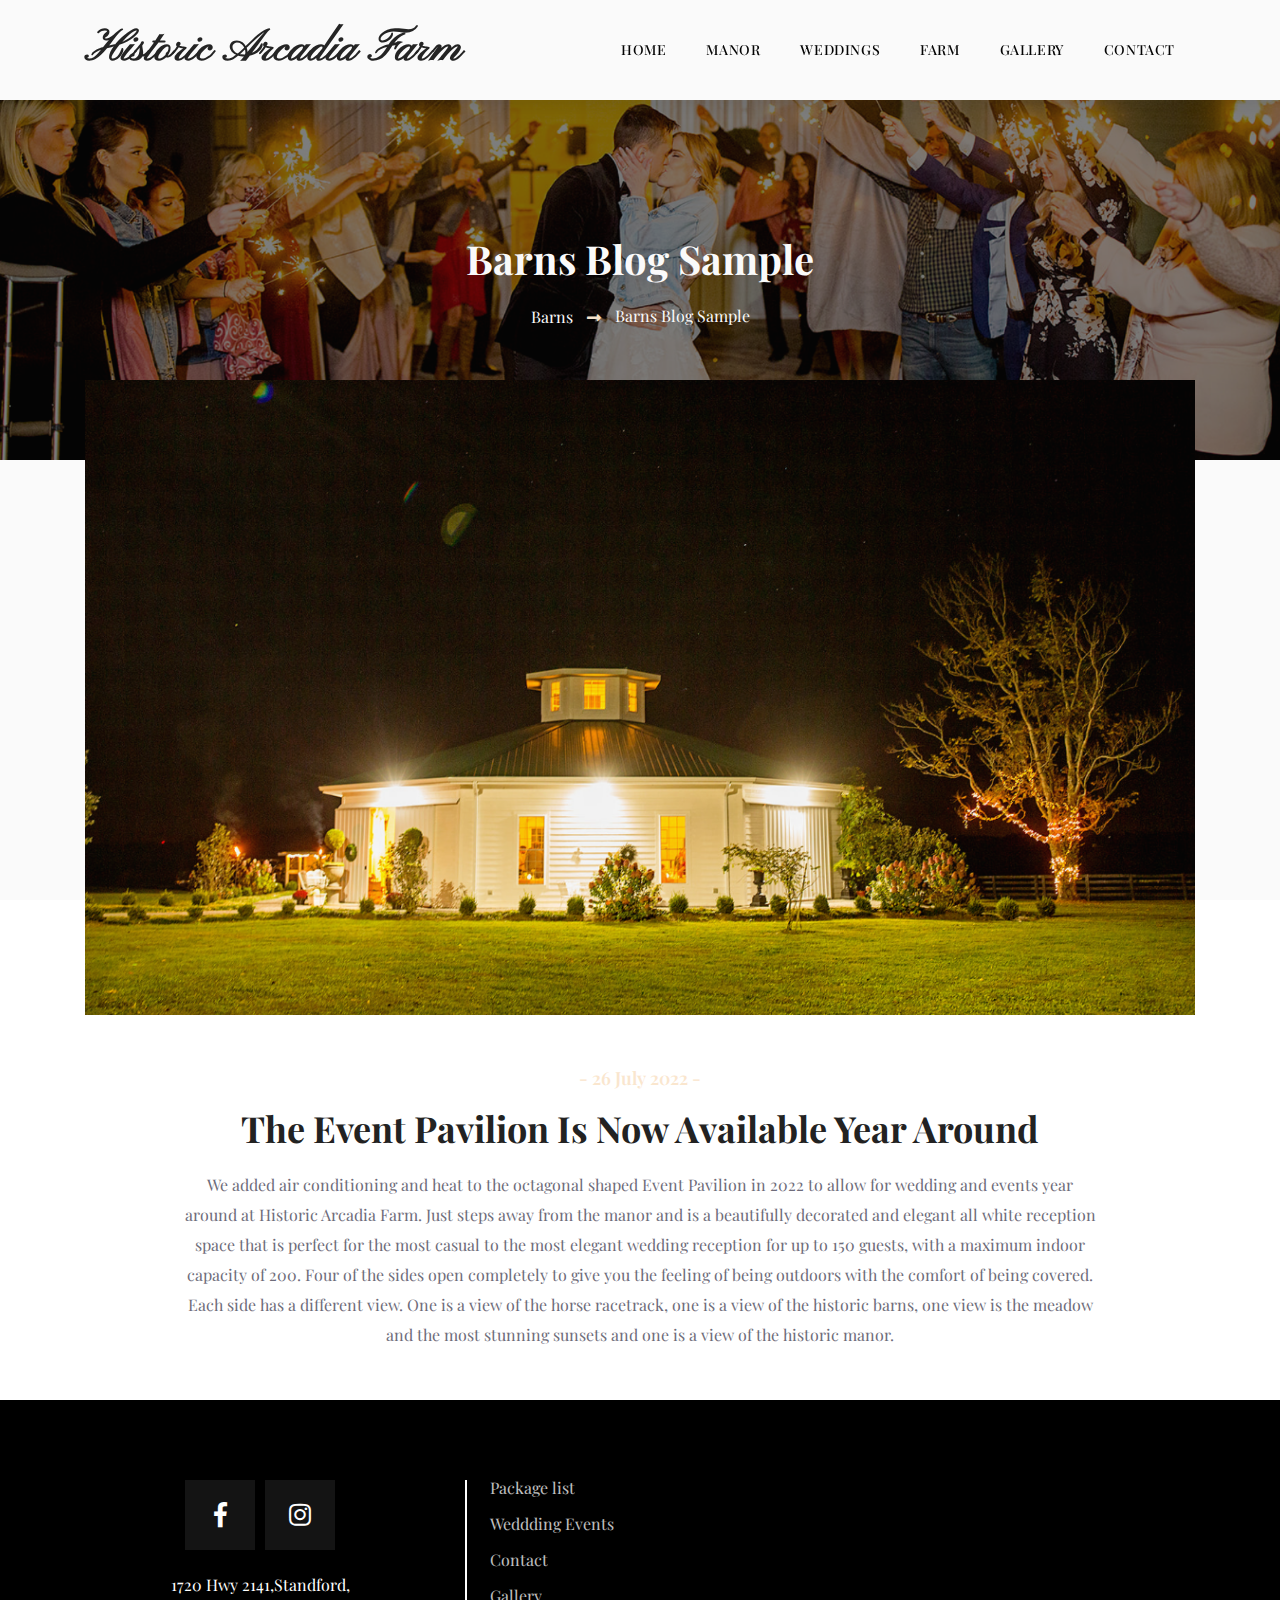
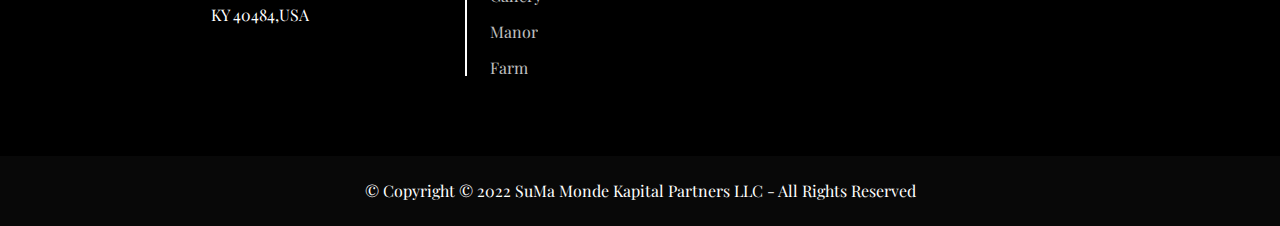
<file: arcadia_site/news/barns/barns-blog-sample.html>
<!DOCTYPE html>
<html lang="en">
    <head>
        <!--// Meta Tags //-->
        <meta charset="UTF-8" />
        <meta http-equiv="X-UA-Compatible" content="IE=edge" />
        <meta name="viewport" content="width=device-width, initial-scale=1.0" />
        <meta name="description" content="Wedding Event Center" />
        <meta name="keywords" content="construction,business,finance,corporate" />
        <!--// Frameworks //-->
        <link rel="stylesheet" href="../../vendor/css/bootstrap.min.css" />
        <link rel="stylesheet" href="../../vendor/css/magnific.popup.min.css" />
        <link rel="stylesheet" href="../../vendor/css/fancybox.min.css" />
        <link rel="stylesheet" href="../../vendor/css/animate.min.css" />
        <link rel="stylesheet" href="../../vendor/css/owl.carousel.min.css" />
        <link rel="stylesheet" href="../../vendor/css/owl.carousel.default.min.css" />
        <link rel="stylesheet" href="../../fonts/font_awesome/css/all.css" />
        <!--// Style Css //-->
        <link rel="stylesheet" href="../../css/style.css" />
        <title>Shelby Manor at Arcadia Farm</title>
    </head>
    <body>
        <!--// Page Wrapper Start //-->
        <div class="page-wrapper">
            <!--// Header Start //-->
            <header class="header fixed-top" id="header">
                <div id="nav-menu-wrap">
                    <div class="container">
                        <nav class="navbar bg-white navbar-expand-lg p-0">
                            <div class="logo-text">
                                <h4>Historic Arcadia Farm</h4>
                            </div>
                            <button class="navbar-toggler" type="button" data-toggle="collapse" data-target="#fixedNavbar" aria-controls="fixedNavbar" aria-expanded="false" aria-label="Toggle navigation">
                                <span class="togler-icon-inner">
                                    <span class="line-1"></span>
                                    <span class="line-2"></span>
                                    <span class="line-3"></span>
                                </span>
                            </button>
                            <div class="collapse navbar-collapse main-menu justify-content-end" id="fixedNavbar">
                                <ul class="navbar-nav">
                                    <li class="nav-item">
                                        <a class="nav-link" href="../../index.html">Home</a>
                                    </li>
                                    <li class="nav-item">
                                        <a class="nav-link" href="../../manor.html">Manor</a>
                                    </li>
                                    <li class="nav-item">
                                        <a class="nav-link" href="../../weddings.html">Weddings</a>
                                    </li>
                                    <li class="nav-item">
                                        <a class="nav-link" href="../../barns.html">Farm</a>
                                    </li>
                                    <li class="nav-item">
                                        <a class="nav-link" href="../../gallery.html">Gallery</a>
                                    </li>
                                    <li class="nav-item">
                                        <a class="nav-link" href="../../contact-us.html">Contact</a>
                                    </li>
                                </ul>
                            </div>
                        </nav>
                    </div>
                </div>
            </header>
            <!--// Header End  //-->

            <!--// Breadcrumb Section Start //-->
            <section class="breadcrumb-section section" data-scroll-index="0" data-bg-image-path="../../img/news/event_pavilion_news_breadcrumb_img.png">
                <div class="container">
                    <div class="row justify-content-center">
                        <div class="col-lg-8">
                            <div class="breadcrumb-inner">
                                <h1> Barns Blog Sample</h1>
                                <ul class="breadcrumb-links">
                                    <li>
                                        <a href="index.html">Barns</a>
                                    </li>
                                    <li class="active">
                                        Barns Blog Sample
                                    </li>
                                </ul>
                            </div>
                        </div>
                    </div>
                </div>
            </section>
            <!--// Breadcrumb Section end //-->

            <!--// news-single-section start //-->
            <section class="news-single-big-img-section">
                <div class="container">
                    <div class="row">
                        <div class="col-lg-12">
                            <div class="news-single-big-img">
                                <img src="../../img/news/event_pavilion_img.png" alt="Wedding img" class="img-fluid">
                            </div>
                        </div>
                    </div>
                </div>
            </section>
            <!--// news-single-section end //-->
            
            <!--// news-single-detail start //-->
            <section class="news-single-detail">
                <div class="container">
                    <div class="row justify-content-center">
                        <div class="col-lg-10">
                            <div class="news-single-detail-inner">
                                <span>- 26 July 2022 - </span>
                                <h2>The Event Pavilion Is Now Available Year Around</h2>
                                <p>
                                    We added air conditioning and heat to the octagonal shaped Event Pavilion in 2022 to allow 
                                    for wedding and events year around at Historic Arcadia Farm. Just steps away from the manor and 
                                    is a beautifully decorated and elegant all white reception space that is perfect for the most casual 
                                    to the most elegant wedding reception for up to 150 guests, with a maximum indoor capacity of 200.
                                     Four of the sides open completely to give you the feeling of being outdoors with the comfort of being 
                                     covered. Each side has a different view. One is a view of the horse racetrack, one is a view of the historic barns, 
                                     one view is the meadow and the most stunning sunsets and one is a view of the historic manor.
                                </p>
                            </div>
                        </div>
                    </div>
                </div>
            </section>
            <!--// news-single-detail end //-->

            <!--// Footer Start //-->
            <footer id="footer">
                <div id="footer-top">
                    <div class="container">
                        <div class="row ">
                            <div class="col-md-12 col-lg-4">
                                <div class="footer-widget">
                                    <div class="footer-social-link">
                                        <ul>
                                            <li><a href="https://www.facebook.com/ArcadiaFarmsStanford"><i class="fab fa-facebook-f"></i></a></li>
                                            <li><a href="https://www.instagram.com/arcadia_shelby_manor/"><i class="fab fa-instagram"></i></a></li>
                                        </ul>
                                    </div>
                                    <ul class="footer-contact-info">
                                        <li>
                                            <span>1720 Hwy 2141,Standford,<br> KY 40484,USA</span>
                                        </li>
                                    </ul>
                                </div>
                            </div>
                            <div class="col-md-12 col-lg-4">
                                <div class="footer-widget">
                                    <ul class="footer-links">
                                        <li>
                                            <a href="../../price-list/Revised_Arcadia_Rate_Sheet_2023-2024.pdf" download>Package list</a>
                                        </li>
                                        <li>
                                            <a href="../../weddings.html">Weddding Events</a>
                                        </li>
                                        <li>
                                            <a href="../../contact-us.html">Contact</a>
                                        </li>
                                        <li>
                                            <a href="../../gallery.html">Gallery</a>
                                        </li>
                                        <li>
                                            <a href="../../manor.html">Manor</a>
                                        </li>
                                        <li>
                                            <a href="../../barns.html">Farm</a>
                                        </li>
                                    </ul>
                                </div>
                            </div>
                        </div>
                    </div>
                </div>
                <!--// #footer-top //-->
                <div id="copyright">
                    <div class="container">
                        <p class="copyright-text text-center">
                            &copy; Copyright © 2022 SuMa Monde Kapital Partners LLC - All Rights Reserved
                        </p>
                    </div>
                </div>
                <!--// #copyright //-->
            </footer>
            <!--// Footer End //-->
        </div>
        <!--// Page Wrapper End //-->

        <a href="#" class="scroll-top-btn" data-scroll-goto="0"><i class="fa fa-chevron-up"></i></a>
        <!--// .scroll-top-btn //-->

        <div id="preloader-wrap">
            <div class="preloader-inner">
                <div class="lds-ring">
                    <div></div>
                    <div></div>
                    <div></div>
                    <div></div>
                </div>
            </div>
        </div>
        <!--// #preloader-wrap //-->

        <!--// Scripts //-->
        <script src="../../vendor/js/jquery.min.js"></script>
        <script src="../../vendor/js/popper.min.js"></script>
        <script src="../../vendor/js/bootstrap.min.js"></script>
        <script src="../../vendor/js/waypoint.min.js"></script>
        <script src="../../vendor/js/jquery.easing.min.js"></script>
        <script src="../../vendor/js/scrollit.min.js"></script>
        <script src="../../vendor/js/owl.carousel.min.js"></script>
        <script src="../../vendor/js/fancybox.min.js"></script>
        <!--// Main Js //-->
        <script src="../../js/main.js"></script>
    </body>
</html>
</file>
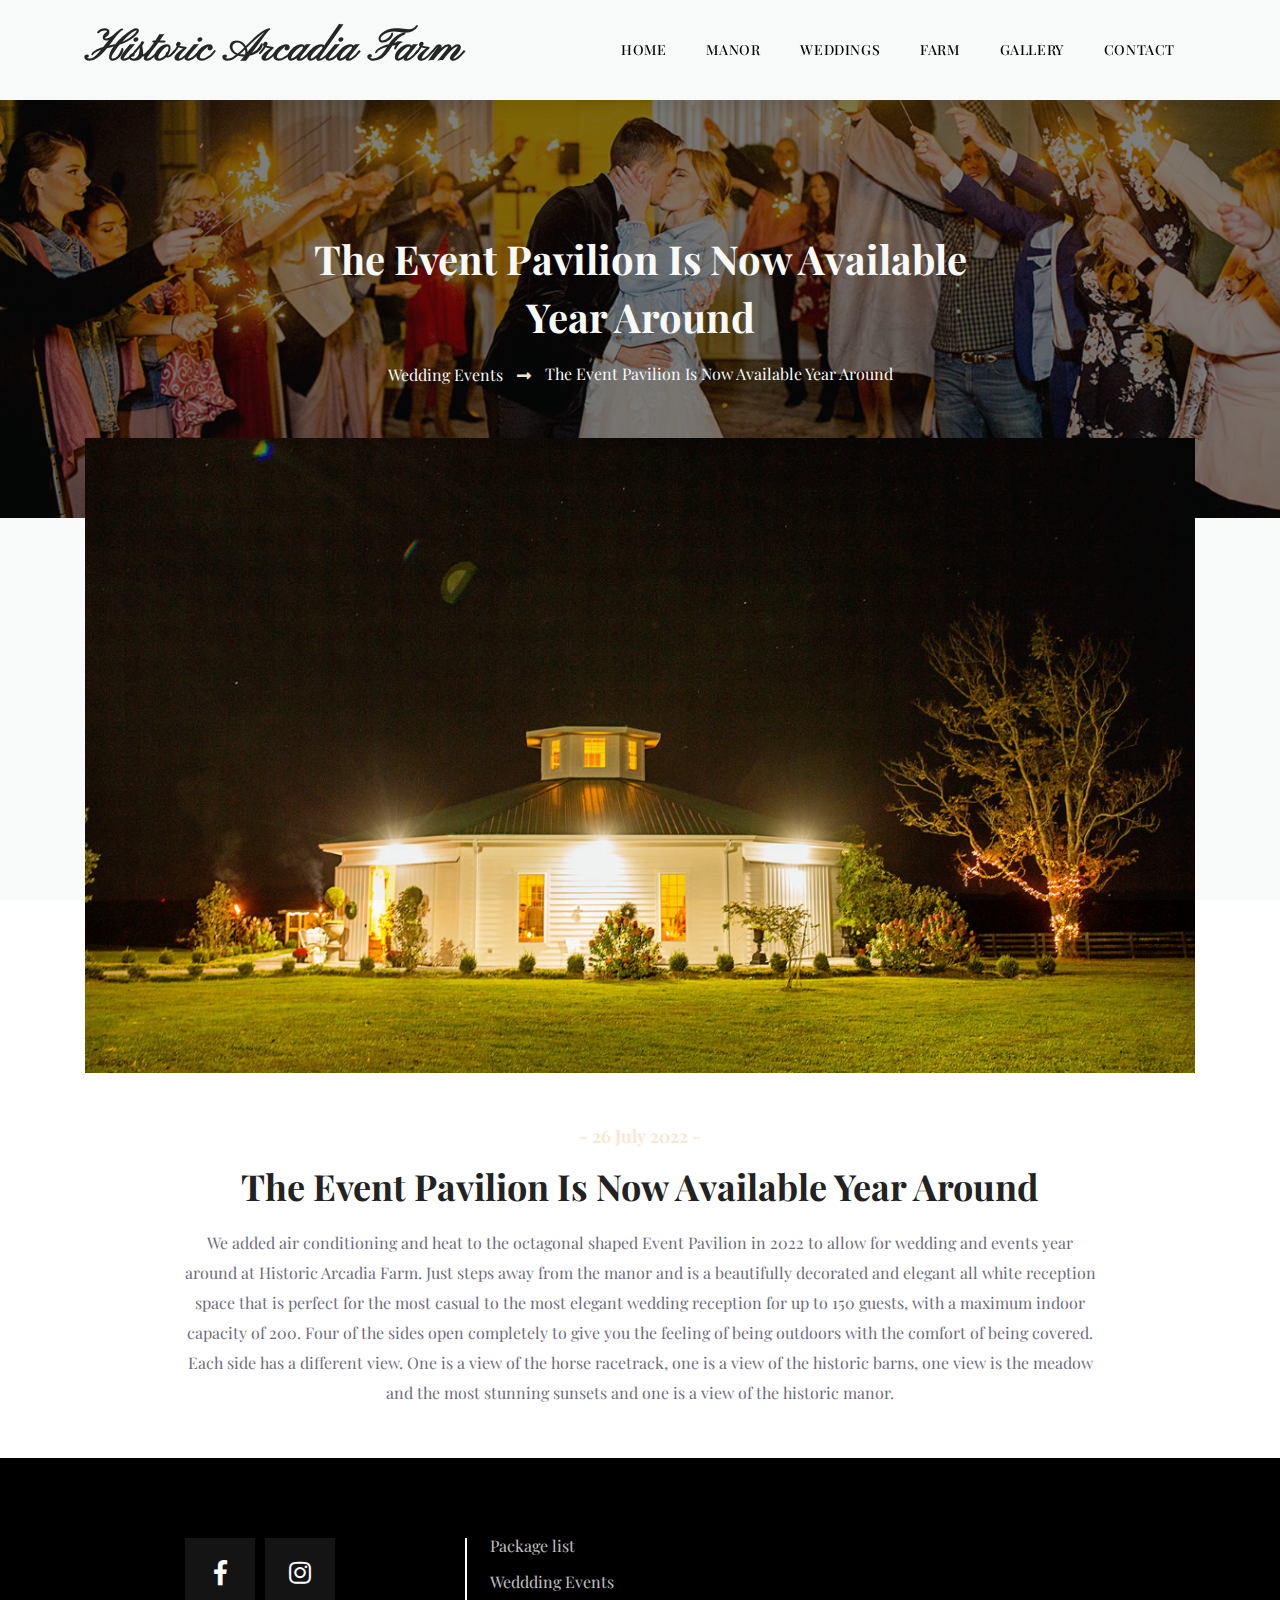
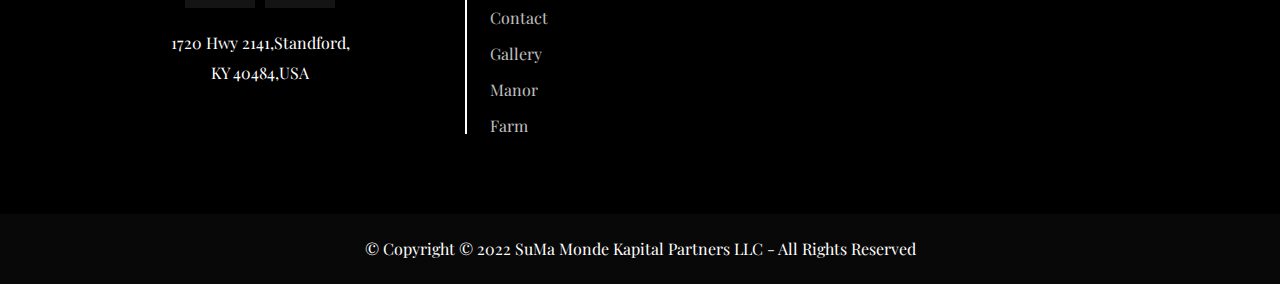
<file: arcadia_site/news/manor/manor-blog-sample.html>
<!DOCTYPE html>
<html lang="en">
    <head>
        <!--// Meta Tags //-->
        <meta charset="UTF-8" />
        <meta http-equiv="X-UA-Compatible" content="IE=edge" />
        <meta name="viewport" content="width=device-width, initial-scale=1.0" />
        <meta name="description" content="Wedding Event Center" />
        <meta name="keywords" content="construction,business,finance,corporate" />
        <!--// Frameworks //-->
        <link rel="stylesheet" href="../../vendor/css/bootstrap.min.css" />
        <link rel="stylesheet" href="../../vendor/css/magnific.popup.min.css" />
        <link rel="stylesheet" href="../../vendor/css/fancybox.min.css" />
        <link rel="stylesheet" href="../../vendor/css/animate.min.css" />
        <link rel="stylesheet" href="../../vendor/css/owl.carousel.min.css" />
        <link rel="stylesheet" href="../../vendor/css/owl.carousel.default.min.css" />
        <link rel="stylesheet" href="../../fonts/font_awesome/css/all.css" />
        <!--// Style Css //-->
        <link rel="stylesheet" href="../../css/style.css" />
        <title>Shelby Manor at Arcadia Farm</title>
    </head>
    <body>
        <!--// Page Wrapper Start //-->
        <div class="page-wrapper">
            <!--// Header Start //-->
            <header class="header fixed-top" id="header">
                <div id="nav-menu-wrap">
                    <div class="container">
                        <nav class="navbar bg-white navbar-expand-lg p-0">
                            <div class="logo-text">
                                <h4>Historic Arcadia Farm</h4>
                            </div>
                            <button class="navbar-toggler" type="button" data-toggle="collapse" data-target="#fixedNavbar" aria-controls="fixedNavbar" aria-expanded="false" aria-label="Toggle navigation">
                                <span class="togler-icon-inner">
                                    <span class="line-1"></span>
                                    <span class="line-2"></span>
                                    <span class="line-3"></span>
                                </span>
                            </button>
                            <div class="collapse navbar-collapse main-menu justify-content-end" id="fixedNavbar">
                                <ul class="navbar-nav">
                                    <li class="nav-item">
                                        <a class="nav-link" href="../../index.html">Home</a>
                                    </li>
                                    <li class="nav-item">
                                        <a class="nav-link" href="../../manor.html">Manor</a>
                                    </li>
                                    <li class="nav-item">
                                        <a class="nav-link" href="../../weddings.html">Weddings</a>
                                    </li>
                                    <li class="nav-item">
                                        <a class="nav-link" href="../../barns.html">Farm</a>
                                    </li>
                                    <li class="nav-item">
                                        <a class="nav-link" href="../../gallery.html">Gallery</a>
                                    </li>
                                    <li class="nav-item">
                                        <a class="nav-link" href="../../contact-us.html">Contact</a>
                                    </li>
                                </ul>
                            </div>
                        </nav>
                    </div>
                </div>
            </header>
            <!--// Header End  //-->

            <!--// Breadcrumb Section Start //-->
            <section class="breadcrumb-section section" data-scroll-index="0" data-bg-image-path="../../img/news/event_pavilion_news_breadcrumb_img.png">
                <div class="container">
                    <div class="row justify-content-center">
                        <div class="col-lg-8">
                            <div class="breadcrumb-inner">
                                <h1> The Event Pavilion Is Now Available Year Around</h1>
                                <ul class="breadcrumb-links">
                                    <li>
                                        <a href="index.html">Wedding Events</a>
                                    </li>
                                    <li class="active">
                                        The Event Pavilion Is Now Available Year Around
                                    </li>
                                </ul>
                            </div>
                        </div>
                    </div>
                </div>
            </section>
            <!--// Breadcrumb Section end //-->

            <!--// news-single-section start //-->
            <section class="news-single-big-img-section">
                <div class="container">
                    <div class="row">
                        <div class="col-lg-12">
                            <div class="news-single-big-img">
                                <img src="../../img/news/event_pavilion_img.png" alt="Wedding img" class="img-fluid">
                            </div>
                        </div>
                    </div>
                </div>
            </section>
            <!--// news-single-section end //-->
            
            <!--// news-single-detail start //-->
            <section class="news-single-detail">
                <div class="container">
                    <div class="row justify-content-center">
                        <div class="col-lg-10">
                            <div class="news-single-detail-inner">
                                <span>- 26 July 2022 - </span>
                                <h2>The Event Pavilion Is Now Available Year Around</h2>
                                <p>
                                    We added air conditioning and heat to the octagonal shaped Event Pavilion in 2022 to allow 
                                    for wedding and events year around at Historic Arcadia Farm. Just steps away from the manor and 
                                    is a beautifully decorated and elegant all white reception space that is perfect for the most casual 
                                    to the most elegant wedding reception for up to 150 guests, with a maximum indoor capacity of 200.
                                     Four of the sides open completely to give you the feeling of being outdoors with the comfort of being 
                                     covered. Each side has a different view. One is a view of the horse racetrack, one is a view of the historic barns, 
                                     one view is the meadow and the most stunning sunsets and one is a view of the historic manor.
                                </p>
                            </div>
                        </div>
                    </div>
                </div>
            </section>
            <!--// news-single-detail end //-->

            <!--// Footer Start //-->
            <footer id="footer">
                <div id="footer-top">
                    <div class="container">
                        <div class="row ">
                            <div class="col-md-12 col-lg-4">
                                <div class="footer-widget">
                                    <div class="footer-social-link">
                                        <ul>
                                            <li><a href="https://www.facebook.com/ArcadiaFarmsStanford"><i class="fab fa-facebook-f"></i></a></li>
                                            <li><a href="https://www.instagram.com/arcadia_shelby_manor/"><i class="fab fa-instagram"></i></a></li>
                                        </ul>
                                    </div>
                                    <ul class="footer-contact-info">
                                        <li>
                                            <span>1720 Hwy 2141,Standford,<br> KY 40484,USA</span>
                                        </li>
                                    </ul>
                                </div>
                            </div>
                            <div class="col-md-12 col-lg-4">
                                <div class="footer-widget">
                                    <ul class="footer-links">
                                        <li>
                                            <a href="../../price-list/Revised_Arcadia_Rate_Sheet_2023-2024.pdf" download>Package list</a>
                                        </li>
                                        <li>
                                            <a href="../../weddings.html">Weddding Events</a>
                                        </li>
                                        <li>
                                            <a href="../../contact-us.html">Contact</a>
                                        </li>
                                        <li>
                                            <a href="../../gallery.html">Gallery</a>
                                        </li>
                                        <li>
                                            <a href="../../manor.html">Manor</a>
                                        </li>
                                        <li>
                                            <a href="../../barns.html">Farm</a>
                                        </li>
                                    </ul>
                                </div>
                            </div>
                        </div>
                    </div>
                </div>
                <!--// #footer-top //-->
                <div id="copyright">
                    <div class="container">
                        <p class="copyright-text text-center">
                            &copy; Copyright © 2022 SuMa Monde Kapital Partners LLC - All Rights Reserved
                        </p>
                    </div>
                </div>
                <!--// #copyright //-->
            </footer>
            <!--// Footer End //-->
        </div>
        <!--// Page Wrapper End //-->

        <a href="#" class="scroll-top-btn" data-scroll-goto="0"><i class="fa fa-chevron-up"></i></a>
        <!--// .scroll-top-btn //-->

        <div id="preloader-wrap">
            <div class="preloader-inner">
                <div class="lds-ring">
                    <div></div>
                    <div></div>
                    <div></div>
                    <div></div>
                </div>
            </div>
        </div>
        <!--// #preloader-wrap //-->

        <!--// Scripts //-->
        <script src="../../vendor/js/jquery.min.js"></script>
        <script src="../../vendor/js/popper.min.js"></script>
        <script src="../../vendor/js/bootstrap.min.js"></script>
        <script src="../../vendor/js/waypoint.min.js"></script>
        <script src="../../vendor/js/jquery.easing.min.js"></script>
        <script src="../../vendor/js/scrollit.min.js"></script>
        <script src="../../vendor/js/owl.carousel.min.js"></script>
        <script src="../../vendor/js/fancybox.min.js"></script>
        <!--// Main Js //-->
        <script src="../../js/main.js"></script>
    </body>
</html>
</file>
<file: arcadia_site/css/style.css>
/* -------------------------------------------------------------------
 * Template Name         : Shelby Manor at Arcadia Farm Template
 * Created Date          : 19 November 2022
 * Version               : 1.0
 * File Name             : style.css
------------------------------------------------------------------- */
/* -------------------------------------------------------------------
   Base                               
   ------------------------ /
 * Base
 * Typography
 * Helper Class
   ------------------------ /
   Components                               
   ------------------------ /
 * Buttons  
 * Animations 
 * Form(Input)
 * Preloader
   ------------------------ /
   Layout                               
   ------------------------ /
 * Header
 * About
 * Menus
 * Home Info  
 * Partners  
 * Blog  
 * Instagram  
 * Footer  
 * Breadcrumb  
 * Wedding
 * Contact Us
 * Gallery
 * Manor
 * Testimonial
 * Farm About
------------------------------------------------------------------- */
/* ---------------------------------------------------------------- */
/* Base                               
/* ---------------------------------------------------------------- */
@import url("https://fonts.googleapis.com/css2?family=Pinyon+Script&display=swap");
@import url("https://fonts.googleapis.com/css2?family=Playfair+Display:ital,wght@0,400;0,500;0,600;0,700;0,800;0,900;1,400;1,500;1,600;1,700;1,800;1,900&display=swap");
body, html {
  font-size: 16px;
  font-family: "Playfair Display", serif;
  color: #6e6c7a;
  margin: 0;
  padding: 0;
}

::-moz-selection {
  background: #000000;
  color: #fff;
}

::selection {
  background: #000000;
  color: #fff;
}

a:link, a:hover, a:active, a:visited {
  text-decoration: none;
}

ul, ol {
  list-style-type: none;
  padding: 0;
  margin: 0;
}

textarea, textarea:focus, input, input:focus, button, button:focus {
  outline: none;
  resize: inherit;
}

/* ---------------------------------------------------------------- */
/* Typography                               
/* ---------------------------------------------------------------- */
h1, h2, h3, h4, h5, h6 {
  font-family: "Playfair Display", serif;
  font-weight: 700;
  margin: 0;
  color: #222;
  line-height: 1.45;
  text-transform: capitalize;
}

h1, .h1 {
  font-size: 3.2rem;
}

h2, .h2 {
  font-size: 2.7rem;
}

@media only screen and (max-width: 768px) {
  h2, .h2 {
    font-size: 2rem;
  }
}

h3, .h3 {
  font-size: 2.3rem;
}

@media only screen and (max-width: 768px) {
  h3, .h3 {
    font-size: 1.8rem;
  }
}

h4, .h4 {
  font-size: 2.1rem;
}

@media only screen and (max-width: 768px) {
  h4, .h4 {
    font-size: 1.5rem !important;
  }
}

h5, .h5 {
  font-size: 1.467rem;
}

@media only screen and (max-width: 768px) {
  h5, .h5 {
    font-size: 1.3rem;
  }
}

h6, .h6 {
  font-size: 1.2rem;
}

p {
  line-height: 30px;
  margin: 0;
}

/* ---------------------------------------------------------------- */
/* Helper Class                              
/* ---------------------------------------------------------------- */
.page-wrapper {
  overflow: hidden;
  position: relative;
}

.section {
  padding: 100px 0;
  overflow: hidden;
}

.border-none {
  border: none;
}

.owl-carousel .owl-item img {
  width: auto;
  display: inline-block;
}

.owl-carousel.owl-theme .owl-nav.disabled + .owl-dots {
  margin-top: 30px;
  line-height: 0;
}

.owl-carousel.owl-theme .owl-dots .owl-dot.active span {
  background: #666b7e;
}

.owl-carousel.owl-theme .owl-dots .owl-dot span {
  background: transparent;
  border: 2px solid #666b7e;
  margin: 0 5px;
  width: 15px;
  height: 15px;
  border-radius: 30px;
  -webkit-transition: all 0.5s ease;
  transition: all 0.5s ease;
}

/* ---------------------------------------------------------------- */
/* Buttons                                                     
/* ---------------------------------------------------------------- */
.primary-button {
  z-index: 4;
  padding: 23px 60px;
  overflow: hidden;
  text-align: center;
  position: relative;
  font-weight: 600;
  display: inline-block;
  text-transform: capitalize;
  -webkit-transition: all 0.5s ease;
  transition: all 0.5s ease;
  background: #666b7e;
  color: #fbe6ce !important;
}

.primary-button i {
  margin-left: 15px;
}

.primary-button:after {
  top: 0;
  left: 0;
  content: "";
  z-index: -4;
  width: 100%;
  height: 100%;
  visibility: hidden;
  position: absolute;
  -webkit-transform-origin: 0 0;
          transform-origin: 0 0;
  -webkit-transform: scaleX(0);
          transform: scaleX(0);
  background: #fbe6ce;
  -webkit-transition: all 0.5s ease;
  transition: all 0.5s ease;
}

.primary-button:hover {
  color: #000000 !important;
}

.primary-button:hover:after {
  width: 100%;
  -webkit-transform: scale(1);
          transform: scale(1);
  visibility: visible;
  -webkit-transition-timing-function: cubic-bezier(0.52, 1.64, 0.37, 0.66);
          transition-timing-function: cubic-bezier(0.52, 1.64, 0.37, 0.66);
}

.primary-button.price-button {
  background: #fbe6ce;
  color: #000000 !important;
}

.primary-button.price-button:hover {
  color: #fbe6ce !important;
}

.primary-button.price-button:after {
  background: #666b7e;
}

.wedding-button {
  z-index: 4;
  padding: 23px 60px;
  overflow: hidden;
  text-align: center;
  position: relative;
  font-weight: 600;
  border: none;
  display: inline-block;
  text-transform: capitalize;
  -webkit-transition: all 0.5s ease;
  transition: all 0.5s ease;
  background: #666b7e;
  color: #fbe6ce !important;
}

.wedding-button i {
  margin-left: 15px;
}

.wedding-button:after {
  top: 0;
  left: 0;
  content: "";
  z-index: -4;
  width: 100%;
  height: 100%;
  visibility: hidden;
  position: absolute;
  -webkit-transform-origin: 0 0;
          transform-origin: 0 0;
  -webkit-transform: scaleX(0);
          transform: scaleX(0);
  background: #fae6ce;
  -webkit-transition: all 0.5s ease;
  transition: all 0.5s ease;
}

.wedding-button:hover {
  color: #000000 !important;
}

.wedding-button:hover:after {
  width: 100%;
  -webkit-transform: scale(1);
          transform: scale(1);
  visibility: visible;
  -webkit-transition-timing-function: cubic-bezier(0.52, 1.64, 0.37, 0.66);
          transition-timing-function: cubic-bezier(0.52, 1.64, 0.37, 0.66);
}

.outline-button {
  z-index: 4;
  padding: 23px 60px;
  overflow: hidden;
  text-align: center;
  position: relative;
  font-weight: 600;
  display: inline-block;
  text-transform: capitalize;
  -webkit-transition: all 0.5s ease;
  transition: all 0.5s ease;
  background: transparent;
  border: 2px solid rgba(255, 255, 255, 0.3);
  color: #fff !important;
}

.outline-button i {
  margin-left: 15px;
}

.outline-button:after {
  top: 0;
  left: 0;
  content: "";
  z-index: -4;
  width: 100%;
  height: 100%;
  visibility: hidden;
  position: absolute;
  -webkit-transform-origin: 0 0;
          transform-origin: 0 0;
  -webkit-transform: scaleX(0);
          transform: scaleX(0);
  background: #fae6ce;
  -webkit-transition: all 0.5s ease;
  transition: all 0.5s ease;
}

.outline-button:hover {
  color: #000000 !important;
  border-color: transparent;
}

.outline-button:hover:after {
  width: 100%;
  -webkit-transform: scale(1);
          transform: scale(1);
  visibility: visible;
  -webkit-transition-timing-function: cubic-bezier(0.52, 1.64, 0.37, 0.66);
          transition-timing-function: cubic-bezier(0.52, 1.64, 0.37, 0.66);
}

.default-button {
  z-index: 4;
  padding: 20px 28px;
  overflow: hidden;
  text-align: center;
  position: relative;
  border-radius: 50px;
  display: inline-block;
  text-transform: capitalize;
  -webkit-transition: all 0.5s ease;
  transition: all 0.5s ease;
  background: #fff;
  color: #fae6ce !important;
}

.default-button:after {
  top: 0;
  left: 0;
  content: "";
  z-index: -4;
  width: 100%;
  height: 100%;
  visibility: hidden;
  position: absolute;
  -webkit-transform-origin: 0 0;
          transform-origin: 0 0;
  -webkit-transform: scaleX(0);
          transform: scaleX(0);
  background: #fae6ce;
  -webkit-transition: all 0.5s ease;
  transition: all 0.5s ease;
}

.default-button:hover {
  color: #fff !important;
}

.default-button:hover:after {
  width: 100%;
  -webkit-transform: scale(1);
          transform: scale(1);
  visibility: visible;
  -webkit-transition-timing-function: cubic-bezier(0.52, 1.64, 0.37, 0.66);
          transition-timing-function: cubic-bezier(0.52, 1.64, 0.37, 0.66);
}

.scroll-top-btn {
  bottom: 100%;
  opacity: 0;
  right: 10px;
  width: 48px;
  height: 48px;
  z-index: 5555;
  line-height: 48px;
  font-size: 16px;
  text-align: center;
  position: fixed;
  overflow: hidden;
  visibility: hidden;
  background: #666b7e;
  color: #fbe6ce !important;
  -webkit-transition: all 1s ease;
  transition: all 1s ease;
}

.scroll-top-btn.wedding-color-btn {
  background: #666b7e;
  color: #fbe6ce !important;
}

.scroll-top-btn.wedding-color-btn:hover {
  color: #000000 !important;
}

.scroll-top-btn.wedding-color-btn:hover:after {
  background: #fbe6ce;
}

.scroll-top-btn.active {
  opacity: 1;
  bottom: 10px;
  visibility: visible;
}

.scroll-top-btn:hover {
  color: #000000 !important;
}

.scroll-top-btn:hover:after {
  width: 100%;
  -webkit-transform: scaleY(1);
          transform: scaleY(1);
  visibility: visible;
  -webkit-transition-timing-function: cubic-bezier(0.52, 1.64, 0.37, 0.66);
          transition-timing-function: cubic-bezier(0.52, 1.64, 0.37, 0.66);
}

.scroll-top-btn:after {
  top: 0;
  left: 0;
  content: "";
  z-index: -4;
  width: 100%;
  height: 100%;
  visibility: hidden;
  position: absolute;
  -webkit-transform-origin: bottom;
          transform-origin: bottom;
  -webkit-transform: scaleY(0);
          transform: scaleY(0);
  background: #fbe6ce;
  -webkit-transition: all 0.5s ease;
  transition: all 0.5s ease;
}

/* ---------------------------------------------------------------- */
/* Animations                                                     
/* ---------------------------------------------------------------- */
@-webkit-keyframes stickyMenu {
  0% {
    margin-top: -120px;
    opacity: 0;
  }
  50% {
    margin-top: -64px;
    opacity: 0;
  }
  100% {
    margin-top: 0;
    opacity: 1;
  }
}
@keyframes stickyMenu {
  0% {
    margin-top: -120px;
    opacity: 0;
  }
  50% {
    margin-top: -64px;
    opacity: 0;
  }
  100% {
    margin-top: 0;
    opacity: 1;
  }
}

@-webkit-keyframes preLoader {
  0% {
    -webkit-transform: rotate(0deg);
            transform: rotate(0deg);
  }
  100% {
    -webkit-transform: rotate(360deg);
            transform: rotate(360deg);
  }
}

@keyframes preLoader {
  0% {
    -webkit-transform: rotate(0deg);
            transform: rotate(0deg);
  }
  100% {
    -webkit-transform: rotate(360deg);
            transform: rotate(360deg);
  }
}

@-webkit-keyframes iconPulse {
  0% {
    -webkit-transform: scale(0.5);
            transform: scale(0.5);
    opacity: 0;
  }
  50% {
    opacity: 1;
  }
  100% {
    opacity: 0;
    -webkit-transform: scale(1);
            transform: scale(1);
  }
}

@keyframes iconPulse {
  0% {
    -webkit-transform: scale(0.5);
            transform: scale(0.5);
    opacity: 0;
  }
  50% {
    opacity: 1;
  }
  100% {
    opacity: 0;
    -webkit-transform: scale(1);
            transform: scale(1);
  }
}

@-webkit-keyframes dash {
  0% {
    stroke-dashoffset: 1000;
  }
  100% {
    stroke-dashoffset: 0;
  }
}

@keyframes dash {
  0% {
    stroke-dashoffset: 1000;
  }
  100% {
    stroke-dashoffset: 0;
  }
}

@-webkit-keyframes dashCheck {
  0% {
    stroke-dashoffset: -100;
  }
  100% {
    stroke-dashoffset: 900;
  }
}

@keyframes dashCheck {
  0% {
    stroke-dashoffset: -100;
  }
  100% {
    stroke-dashoffset: 900;
  }
}

@-webkit-keyframes animateSlider {
  0% {
    -webkit-transform: scale(1.04);
            transform: scale(1.04);
  }
  100% {
    -webkit-transform: scale(1);
            transform: scale(1);
  }
}

@keyframes animateSlider {
  0% {
    -webkit-transform: scale(1.04);
            transform: scale(1.04);
  }
  100% {
    -webkit-transform: scale(1);
            transform: scale(1);
  }
}

/* ---------------------------------------------------------------- */
/* Form(Input, Comment)                             
/* ---------------------------------------------------------------- */
#error_message {
  margin-top: 30px;
  display: block;
  padding: 20px;
  border-radius: 5px;
  word-break: break-word;
  background: rgba(242, 116, 116, 0.2);
  color: #721c24;
}

.primary-text-color {
  color: #ef9e41;
}

/* ---------------------------------------------------------------- */
/* Preloader                            
/* ---------------------------------------------------------------- */
#preloader-wrap {
  top: 0;
  left: 0;
  width: 100%;
  height: 100%;
  display: -webkit-box;
  display: -ms-flexbox;
  display: flex;
  z-index: 5555;
  position: fixed;
  -webkit-box-align: center;
      -ms-flex-align: center;
          align-items: center;
  -webkit-box-pack: center;
      -ms-flex-pack: center;
          justify-content: center;
  background: #666b7e;
}

#preloader-wrap .lds-ring {
  width: 80px;
  height: 80px;
  position: relative;
  display: inline-block;
}

#preloader-wrap .lds-ring div {
  width: 64px;
  height: 64px;
  margin: 8px;
  display: block;
  border-radius: 50%;
  position: absolute;
  -webkit-box-sizing: border-box;
          box-sizing: border-box;
  border: 8px solid #fbe6ce;
  -webkit-animation: preLoader 1.2s infinite cubic-bezier(0.5, 0, 0.5, 1);
          animation: preLoader 1.2s infinite cubic-bezier(0.5, 0, 0.5, 1);
  border-color: #fbe6ce transparent transparent transparent;
}

#preloader-wrap .lds-ring div:nth-child(1) {
  -webkit-animation-delay: -0.45s;
          animation-delay: -0.45s;
}

#preloader-wrap .lds-ring div:nth-child(2) {
  -webkit-animation-delay: -0.3s;
          animation-delay: -0.3s;
}

#preloader-wrap .lds-ring div:nth-child(3) {
  -webkit-animation-delay: -0.15s;
          animation-delay: -0.15s;
}

/* ---------------------------------------------------------------- */
/* Header                                                   
/* ---------------------------------------------------------------- */
.header {
  top: 0;
  left: 0;
  right: 0;
  width: 100%;
  z-index: 100;
  background: #fff;
  -webkit-box-shadow: 0 5px 15px rgba(27, 25, 42, 0.1);
          box-shadow: 0 5px 15px rgba(27, 25, 42, 0.1);
}

.header .navbar-brand {
  padding: 0;
  margin-right: 0;
  display: inline-block;
}

.header .navbar-brand img {
  -o-object-position: center;
     object-position: center;
  -o-object-fit: cover;
     object-fit: cover;
}

.header .logo-text h4 {
  font-size: 45px;
  font-family: 'Pinyon Script', cursive;
}

.header.hero-header {
  position: relative;
}

.header.wedding-nav-color .nav-item .nav-link.active, .header.wedding-nav-color .nav-item .nav-link:hover {
  background: #666b7e;
  color: #fbe6ce;
}

.header.wedding-nav-color .nav-item.dropdown:hover .nav-link {
  color: #fbe6ce;
  background: #666b7e;
}

.header.wedding-nav-color .nav-item.dropdown .dropdown-menu .dropdown-item:hover {
  background: #666b7e;
  color: #fbe6ce;
  border-bottom-color: #666b7e;
}

.header.wedding-nav-color .navbar-toggler[aria-expanded="true"] .togler-icon-inner span {
  background: #666b7e !important;
}

.header .nav-item .nav-link {
  color: #000000;
  font-size: 14px;
  font-weight: 500;
  padding: 35px 20px;
  text-transform: uppercase;
  letter-spacing: 0.6px;
  display: block;
  position: relative;
  line-height: 30px;
  z-index: 1;
  -webkit-transition: all 0.25s ease;
  transition: all 0.25s ease;
}

.header .nav-item .nav-link.active, .header .nav-item .nav-link:hover {
  opacity: 1;
  background: #666b7e;
  color: #fbe6ce;
}

.header .nav-item:hover > a {
  color: #fff;
  opacity: 1;
}

.header .nav-item.dropdown:hover .nav-link {
  background: #666b7e;
}

.header .nav-item.dropdown .dropdown-menu {
  border: 0;
  padding: 0;
  margin: 0;
  border-radius: 0;
  background-color: #fff;
  -webkit-box-shadow: 0 3px 15px 0 rgba(27, 25, 42, 0.1);
          box-shadow: 0 3px 15px 0 rgba(27, 25, 42, 0.1);
}

.header .nav-item.dropdown .dropdown-menu .dropdown-item {
  width: 100%;
  color: #000000;
  font-size: 14px;
  display: block;
  font-weight: 400;
  padding: 12px 20px;
  position: relative;
  text-decoration: none;
  border-bottom: 1px solid rgba(0, 0, 0, 0.05);
  -webkit-transition: all 0.25s ease;
  transition: all 0.25s ease;
}

.header .nav-item.dropdown .dropdown-menu .dropdown-item:hover {
  color: #fbe6ce;
  background: #666b7e;
  padding: 12px 20px 12px 25px;
  border-bottom-color: #666b7e;
}

.header .nav-item.dropdown .dropdown-menu .dropdown-item:last-child {
  border-bottom: 0;
}

.header .nav-item.dropdown .dropdown-toggle {
  padding-right: 40px !important;
}

.header .nav-item.dropdown .dropdown-toggle:after {
  display: inline-block;
  margin-left: 0;
  vertical-align: initial;
  content: "";
  border: none;
}

.header .nav-item.dropdown .dropdown-toggle[aria-expanded="true"]:before {
  content: "\f077";
}

.header .nav-item.dropdown .dropdown-toggle:before {
  content: "\f078";
  top: 50%;
  right: 15px;
  position: absolute;
  font-weight: 700;
  font-family: "Font Awesome 5 Free";
  font-size: 12px;
  -webkit-transition: all 0.25s ease;
  transition: all 0.25s ease;
  -webkit-transform: translateY(-50%);
          transform: translateY(-50%);
}

.header .navbar-toggler {
  outline: none;
  border: none;
  border-radius: 0;
  padding: 0 20px 0 0;
  -webkit-transition: all 0.5s ease;
  transition: all 0.5s ease;
}

.header .navbar-toggler .togler-icon-inner span {
  height: 3px;
  margin: 5px auto;
  width: 30px;
  display: block;
  background: #000000;
  -webkit-transition: all 0.3s ease;
  transition: all 0.3s ease;
}

.header .navbar-toggler .togler-icon-inner span:last-child {
  margin-bottom: 0;
}

.header .navbar-toggler[aria-expanded="true"] .togler-icon-inner span {
  background: #666b7e;
}

.header .navbar-toggler[aria-expanded="true"] .togler-icon-inner span:nth-child(1) {
  -webkit-transform: rotate(-405deg) translate(-5px, 6px);
          transform: rotate(-405deg) translate(-5px, 6px);
}

.header .navbar-toggler[aria-expanded="true"] .togler-icon-inner span:nth-child(2) {
  opacity: 0;
}

.header .navbar-toggler[aria-expanded="true"] .togler-icon-inner span:nth-child(3) {
  -webkit-transform: rotate(-315deg) translate(-5px, -6px);
          transform: rotate(-315deg) translate(-5px, -6px);
}

.header.header-shrink {
  -webkit-animation: stickyMenu 1500ms 1 forwards;
          animation: stickyMenu 1500ms 1 forwards;
  position: fixed !important;
}

/* ---------------------------------------------------------------- */
/* Responsive Media Query (less than 992px)
/* ---------------------------------------------------------------- */
@media only screen and (max-width: 991.98px) {
  .header .logo-text {
    padding: 35px;
    padding-left: 10px;
    padding-right: 15px;
  }
  .header #nav-menu-wrap .container {
    max-width: 100%;
    padding: 0;
  }
  .header .navbar-brand {
    text-align: center;
    padding: 10px 0 10px 15px;
  }
  .header .main-menu {
    background: #fff;
  }
  .header .main-menu .navbar-nav {
    max-height: 250px;
    overflow: hidden;
    overflow-y: auto;
  }
  .header .main-menu .navbar-nav::-webkit-scrollbar {
    width: 10px;
  }
  .header .main-menu .navbar-nav::-webkit-scrollbar-track {
    background: rgba(0, 0, 0, 0.6);
  }
  .header .main-menu .navbar-nav::-webkit-scrollbar-thumb {
    background: rgba(255, 255, 255, 0.6);
  }
  .header .main-menu .navbar-nav::-webkit-scrollbar-thumb:hover {
    background: #666b7e;
  }
  .header .main-menu .navbar-nav .nav-link {
    padding: 8px 15px !important;
    -webkit-transition: all 0.25s linear;
    transition: all 0.25s linear;
    opacity: 1;
    text-align: center;
    border-bottom: 1px solid rgba(0, 0, 0, 0.1);
  }
  .header .main-menu .navbar-nav .nav-link:after {
    display: none;
  }
  .header .main-menu .navbar-nav .nav-link.active {
    background: #666b7e;
    color: #fbe6ce !important;
    border-color: #666b7e;
  }
  .header .main-menu .navbar-nav .nav-link:not(.active):hover {
    background: #666b7e;
    color: #fbe6ce !important;
    border-color: #666b7e;
  }
  .header .main-menu .nav-item .dropdown-menu {
    -webkit-transition: all 0.5s ease;
    transition: all 0.5s ease;
    -webkit-box-shadow: none;
            box-shadow: none;
    text-align: center;
    background: rgba(250, 230, 206, 0.05);
  }
  .header .main-menu .nav-item .dropdown-menu .dropdown-item {
    padding: 10px 15px !important;
    border-bottom: 1px solid rgba(0, 0, 0, 0.05);
  }
  .header .main-menu .nav-item .dropdown-menu .dropdown-item:hover {
    background: #fae6ce;
  }
  .header.wedding-nav-color .navbar-nav::-webkit-scrollbar-thumb:hover {
    background: #666b7e;
  }
  .header.wedding-nav-color .navbar-nav .nav-link.active {
    background: #666b7e;
    color: #fbe6ce !important;
    border-color: #666b7e;
  }
  .header.wedding-nav-color .navbar-nav .nav-link:not(.active):hover {
    background: #666b7e;
    color: #fbe6ce !important;
    border-color: #666b7e;
  }
  .header.wedding-nav-color .navbar-nav .nav-item .dropdown-menu {
    background: #fbfbfb;
  }
  .header.wedding-nav-color .navbar-nav .nav-item .dropdown-menu .dropdown-item:hover {
    color: #fbe6ce;
    background: #666b7e;
  }
  .header .dropdown-toggle:before {
    top: 25px !important;
    right: 15px !important;
  }
}

/* ---------------------------------------------------------------- */
/* Responsive Media Query (less than min-width: 992px)
/* ---------------------------------------------------------------- */
@media screen and (min-width: 991.98px) {
  .dropdown-menu {
    border: 0;
    top: 90%;
    left: 0;
    color: #000000;
    z-index: 15;
    opacity: 0;
    visibility: hidden;
    display: initial;
    min-width: 230px;
    border-radius: 0;
    position: absolute;
    -webkit-transition: all 0.25s ease-in-out;
    transition: all 0.25s ease-in-out;
  }
  .dropdown-menu.show {
    opacity: 1;
    top: 100%;
    visibility: visible;
  }
}

/* ---------------------------------------------------------------- */
/* Hero                            
/* ---------------------------------------------------------------- */
.hero-section {
  z-index: 1;
}

.hero-section .hero-section-video-wrapper {
  position: relative;
  padding: 180px 0;
}

.hero-section .hero-section-video-wrapper::before {
  top: 0;
  left: 0;
  content: "";
  width: 100%;
  height: 100%;
  opacity: 0.4;
  position: absolute;
  background: #000000;
}

.hero-section #myVideo {
  right: 0;
  bottom: 0;
  z-index: -1;
  width: 100%;
  height: 100%;
  min-width: 100%;
  position: absolute;
  -o-object-fit: cover;
     object-fit: cover;
}

.hero-section .hero-inner {
  max-width: 768px;
  margin: 0 auto;
  position: relative;
}

.hero-section .no-padding {
  padding: 0;
}

#hero-slider-two {
  z-index: 32;
}

#hero-slider-two .owl-item.active {
  -webkit-animation-direction: alternate;
          animation-direction: alternate;
  -webkit-animation-name: animateSlider;
          animation-name: animateSlider;
  -webkit-animation-duration: 5s;
          animation-duration: 5s;
}

#hero-slider-two .hero-slider .hero-title {
  color: #fff;
}

#hero-slider-two .hero-slider .hero-inner {
  position: absolute;
  right: 30px;
  bottom: 150px;
  padding: 20px;
  background: rgba(0, 0, 0, 0.15);
}

#hero-slider-two .hero-slider .hero-inner .hero-title {
  font-size: 50px;
  font-weight: 400;
}

#hero-slider-two .hero-slider.owl-carousel {
  cursor: auto;
}

#hero-slider-two .hero-slider.owl-carousel .owl-nav {
  margin-top: 0;
}

#hero-slider-two .hero-slider.owl-carousel button.owl-next, #hero-slider-two .hero-slider.owl-carousel button.owl-prev {
  top: 50%;
  margin: 0;
  padding: 0;
  width: auto;
  height: auto;
  z-index: 44;
  font-size: 50px;
  font-weight: 500;
  border-radius: 0;
  text-align: center;
  line-height: auto;
  overflow: hidden;
  position: absolute;
  display: inline-block;
  background: transparent;
  color: #fbe6ce !important;
  -webkit-transition: all 0.5s ease;
  transition: all 0.5s ease;
  -webkit-transform: translateY(-50%);
          transform: translateY(-50%);
}

#hero-slider-two .hero-slider.owl-carousel button.owl-next {
  right: 15px;
}

#hero-slider-two .hero-slider.owl-carousel button.owl-next:hover {
  color: #fff !important;
  background: transparent;
}

#hero-slider-two .hero-slider.owl-carousel button.owl-prev {
  left: 15px;
}

#hero-slider-two .hero-slider.owl-carousel button.owl-prev:hover {
  color: #fff !important;
  background: transparent;
}

#hero-slider-two .item {
  display: -webkit-box;
  display: -ms-flexbox;
  display: flex;
  overflow: hidden;
  max-width: 100%;
  width: 100%;
  z-index: 32;
  min-height: 700px;
  position: relative;
  -webkit-box-align: center;
      -ms-flex-align: center;
          align-items: center;
  background-size: cover;
  background-repeat: no-repeat;
  background-position: center center;
}

#hero-slider-two .item:before {
  top: 0;
  right: 0;
  bottom: 0;
  width: 100%;
  height: 100%;
  content: "";
  opacity: 0.3;
  z-index: -32;
  position: absolute;
  pointer-events: none;
  background: #000000;
}

.slide-link {
  position: absolute;
  width: 100%;
  height: 100%;
  z-index: 555;
}

#hero-slider-two {
  position: relative;
}

/* ---------------------------------------------------------------- */
/* Responsive Media Query (less than 992px)
/* ---------------------------------------------------------------- */
@media only screen and (max-width: 992px) {
  .hero-inner {
    max-width: auto;
  }
  .hero-inner .hero-title {
    font-size: 60px !important;
  }
}

/* ---------------------------------------------------------------- */
/* Responsive Media Query (less than 992px)
/* ---------------------------------------------------------------- */
@media only screen and (max-width: 992px) {
  #hero-slider-two .item {
    min-height: calc(100vh - 100px);
  }
}

/* ---------------------------------------------------------------- */
/* Responsive Media Query (less than 768px)
/* ---------------------------------------------------------------- */
@media only screen and (max-width: 768px) {
  #hero-slider-two .hero-slider.owl-carousel {
    cursor: auto;
  }
  #hero-slider-two .hero-slider.owl-carousel .owl-nav {
    margin-top: 0;
  }
  #hero-slider-two .hero-slider.owl-carousel button.owl-next, #hero-slider-two .hero-slider.owl-carousel button.owl-prev {
    line-height: 44px;
  }
  #hero-slider-two .hero-slider.owl-carousel button.owl-next {
    right: 0;
  }
  #hero-slider-two .hero-slider.owl-carousel button.owl-prev {
    left: 0;
  }
  #hero-slider-two .hero-inner {
    max-width: auto;
    bottom: 150px !important;
  }
  #hero-slider-two .hero-inner .hero-title {
    font-size: 50px !important;
  }
}

/* ---------------------------------------------------------------- */
/* Responsive Media Query (less than 992px)
/* ---------------------------------------------------------------- */
@media only screen and (max-width: 576px) {
  #hero-slider-two .hero-inner .hero-title {
    font-size: 30px !important;
  }
  #hero-slider-two .item {
    min-height: 450px;
  }
  #hero-slider-two .hero-slider .hero-title {
    color: #fff;
  }
}

/* ---------------------------------------------------------------- */
/* Responsive Media Query (less than 768px)
/* ---------------------------------------------------------------- */
@media only screen and (max-width: 768px) {
  .hero-section .hero-inner .hero-title {
    font-size: 2.5rem;
  }
}

/* ---------------------------------------------------------------- */
/* Responsive Media Query (less than 576px)
/* ---------------------------------------------------------------- */
@media only screen and (max-width: 576px) {
  .hero-section .hero-inner {
    -webkit-transform: none;
            transform: none;
    padding-left: 15px;
    padding-right: 15px;
  }
  .hero-section .hero-inner .hero-title {
    margin-bottom: 30px;
    font-size: 2.3rem;
  }
}

/* ---------------------------------------------------------------- */
/* About                                                     
/* ---------------------------------------------------------------- */
.about-section {
  position: relative;
}

.about-section .about-overlay-bg {
  top: 0;
  left: 0;
  width: 50%;
  height: 100%;
  opacity: 0.5;
  position: absolute;
}

.about-section .about-inner h3 {
  text-transform: none;
  font-size: 32px;
  margin-bottom: 15px;
}

.about-section .about-inner h3 span {
  text-decoration: underline;
  color: #fae6ce;
}

.about-section .about-inner p {
  margin-bottom: 20px;
}

/* ---------------------------------------------------------------- */
/* Responsive Media Query (less than 992px)
/* ---------------------------------------------------------------- */
@media only screen and (max-width: 991.98px) {
  .about-img {
    margin-top: 20px;
  }
  .about-overlay-bg {
    display: none;
  }
  .about-section .about-inner h3 {
    font-size: 1.6rem;
  }
}

/* ---------------------------------------------------------------- */
/* Menus                              
/* ---------------------------------------------------------------- */
.menus-section {
  padding: 80px 0 50px 0;
  background: #fff;
}

.menu-item {
  text-align: center;
  margin-bottom: 30px;
  -webkit-transition: all 0.5s ease;
  transition: all 0.5s ease;
  -webkit-box-shadow: 0 15px 15px rgba(0, 0, 0, 0.1);
          box-shadow: 0 15px 15px rgba(0, 0, 0, 0.1);
}

.menu-item:hover {
  -webkit-box-shadow: 0 20px 40px rgba(0, 0, 0, 0.5);
          box-shadow: 0 20px 40px rgba(0, 0, 0, 0.5);
}

.menu-item .top {
  padding-bottom: 150px;
}

.menu-item .top h4 {
  font-size: 30px !important;
}

.menu-item .top p {
  font-size: 16px;
}

.menu-item .img {
  position: relative;
}

.menu-item .img:before {
  content: "";
  top: 0;
  left: 0;
  bottom: 0;
  right: 0;
  opacity: 0.5;
  background: #000000;
  pointer-events: none;
  position: absolute;
}

.menu-item .top {
  position: absolute;
  top: 30px;
  left: 0;
  width: 100%;
  text-align: center;
}

.menu-item .top h4 {
  color: #fff;
  margin-bottom: 10px;
}

.menu-item .top p {
  color: #fff;
}

.menu-item .bottom {
  position: absolute;
  bottom: 30px;
  left: 0;
  width: 100%;
  text-align: center;
}

.menu-item .bottom a {
  z-index: 4;
  padding: 23px 60px;
  overflow: hidden;
  text-align: center;
  position: relative;
  font-weight: 600;
  display: inline-block;
  border: 2px solid #fff;
  text-transform: capitalize;
  -webkit-transition: all 0.5s ease;
  transition: all 0.5s ease;
  background: transparent;
  color: #fff !important;
}

.menu-item .bottom a i {
  margin-left: 15px;
}

.menu-item .bottom a:after {
  top: 0;
  left: 0;
  content: "";
  z-index: -4;
  width: 100%;
  height: 100%;
  visibility: hidden;
  position: absolute;
  -webkit-transform-origin: 0 0;
          transform-origin: 0 0;
  -webkit-transform: scaleX(0);
          transform: scaleX(0);
  background: #fbe6ce;
  -webkit-transition: all 0.5s ease;
  transition: all 0.5s ease;
}

.menu-item .bottom a:hover {
  border: 2px solid #fbe6ce;
  color: #000000 !important;
}

.menu-item .bottom a:hover:after {
  width: 100%;
  -webkit-transform: scale(1);
          transform: scale(1);
  visibility: visible;
  -webkit-transition-timing-function: cubic-bezier(0.52, 1.64, 0.37, 0.66);
          transition-timing-function: cubic-bezier(0.52, 1.64, 0.37, 0.66);
}

/* ---------------------------------------------------------------- */
/* Home Info                               
/* ---------------------------------------------------------------- */
.home-info-section {
  background: #666b7e;
}

.home-info-inner {
  padding-top: 80px;
  margin-bottom: 50px;
}

.home-info-inner h4 {
  color: #fbe6ce;
  font-size: 36px;
  margin-bottom: 20px;
}

.home-info-inner p {
  color: #fff;
}

.home-info-box {
  display: -webkit-box;
  display: -ms-flexbox;
  display: flex;
  -webkit-box-align: center;
      -ms-flex-align: center;
          align-items: center;
  padding-bottom: 30px;
}

.home-info-box .icon {
  -webkit-box-flex: 0;
      -ms-flex: 0 0 80px;
          flex: 0 0 80px;
}

.home-info-box .text {
  padding-left: 20px;
}

.home-info-box .text a, .home-info-box .text h6 {
  color: #fff;
}

.home-info-box .text h6 {
  margin-bottom: 8px;
}

@media only screen and (max-width: 992px) {
  .home-info-img {
    margin-top: 20px;
    margin-bottom: 0px;
  }
  .home-info-box {
    margin-bottom: 25px;
  }
}

@media only screen and (max-width: 576px) {
  .home-info-box {
    display: block;
  }
  .home-info-box .icon {
    max-width: 60px;
    margin-bottom: 15px;
  }
  .home-info-box .text {
    padding-left: 0;
  }
}

/* ---------------------------------------------------------------- */
/* Partners                               
/* ---------------------------------------------------------------- */
.partners-section {
  background: #000000;
}

.partner-item {
  border: 1px dashed rgba(0, 0, 0, 0.1);
  padding: 30px;
  text-align: center;
}

@media only screen and (max-width: 992px) {
  .partner-col:nth-child(2) .partner-item, .partner-col:first-child .partner-item {
    border-bottom: 0;
  }
  .wedding-partners .partner-col:nth-child(2) .partner-item {
    border-bottom: 1px dashed rgba(0, 0, 0, 0.1);
  }
}

.wedding-partners {
  padding-top: 80px;
  padding-bottom: 80px;
  background: #f5f5f5;
}

/* ---------------------------------------------------------------- */
/* Blog                               
/* ---------------------------------------------------------------- */
.blog-item {
  margin-bottom: 30px;
  position: relative;
  background: #fff;
  -webkit-transition: all 0.5s ease;
  transition: all 0.5s ease;
  -webkit-box-shadow: 0 5px 15px rgba(27, 25, 42, 0.1);
          box-shadow: 0 5px 15px rgba(27, 25, 42, 0.1);
}

.blog-item .img {
  overflow: hidden;
  position: relative;
}

.blog-item .img:after {
  content: "";
  top: 0;
  left: 0;
  width: 100%;
  height: 100%;
  pointer-events: none;
  background: #000;
  position: absolute;
  opacity: 0.5;
}

.blog-item .img img {
  -webkit-transition: all 0.5s ease;
  transition: all 0.5s ease;
}

.blog-item .img:hover img {
  -webkit-transform: scale(1.03);
          transform: scale(1.03);
}

.blog-item .img .blog-cat {
  position: absolute;
  bottom: 15px;
  left: 30px;
  z-index: 1;
  -webkit-transition: all 0.25s ease;
  transition: all 0.25s ease;
  color: #fff;
}

.blog-item .img .blog-cat:hover {
  text-decoration: underline;
  color: #fbe6ce;
}

.blog-item .body {
  padding: 30px 30px 23px 30px;
}

.blog-item .body h6 {
  margin-bottom: 10px;
}

.blog-item .body h6 a {
  text-decoration: underline;
  color: #000000;
  -webkit-transition: all 0.25s ease;
  transition: all 0.25s ease;
}

.blog-item .body h6 a:hover {
  color: #f1b771;
}

.blog-item .body p {
  margin-bottom: 15px;
}

.blog-item .metas {
  display: -webkit-box;
  display: -ms-flexbox;
  display: flex;
  -webkit-box-pack: justify;
      -ms-flex-pack: justify;
          justify-content: space-between;
}

.blog-item .metas a, .blog-item .metas span {
  font-weight: 600;
  color: #000000;
}

.blog-item .metas a:hover {
  color: #f3b670;
  text-decoration: underline;
}

.blog-item:hover {
  -webkit-box-shadow: 0 5px 10px rgba(27, 25, 42, 0.15);
          box-shadow: 0 5px 10px rgba(27, 25, 42, 0.15);
}

#latestNewsCarousel.owl-theme .owl-nav {
  margin-top: 0;
  position: absolute;
  top: -130px;
  right: 0;
  z-index: 5;
  display: inline-block;
}

#latestNewsCarousel.owl-theme .owl-nav button {
  margin: 10px;
  background: transparent;
  display: inline-block;
  text-transform: capitalize;
}

#latestNewsCarousel.owl-theme .owl-nav button span {
  width: 50px;
  height: 50px;
  text-align: center;
  line-height: 50px;
  color: #fff;
  -webkit-transition: all 0.5s ease;
  transition: all 0.5s ease;
}

#latestNewsCarousel.owl-theme .owl-nav button:hover {
  background: transparent;
}

#latestNewsCarousel.owl-theme .owl-nav button.owl-prev {
  margin-right: 0;
}

#latestNewsCarousel.owl-theme .owl-nav button span {
  width: 50px;
  height: 50px;
  text-align: center;
  line-height: 50px;
  color: #000000;
  display: inline-block;
  background: transparent;
  border: 2px solid rgba(0, 0, 0, 0.1);
  -webkit-transition: all 0.5s ease;
  transition: all 0.5s ease;
}

#latestNewsCarousel.owl-theme .owl-nav button:hover span {
  border-color: #666b7e;
  color: #fbe6ce;
  background: #666b7e;
}

#latestNewsCarousel.owl-theme .owl-nav button.owl-next {
  margin-right: 0 !important;
}

.latest-news-section-inner h4 {
  margin-bottom: 60px;
}

.news-single-big-img {
  z-index: 50;
  position: relative;
  margin-top: -80px;
}

.news-single-detail-inner {
  text-align: center;
  margin-bottom: 50px;
}

.news-single-detail-inner h2 {
  font-size: 36px;
  margin-bottom: 15px;
}

.news-single-detail-inner span {
  display: block;
  font-weight: 600;
  font-size: 18px;
  margin-top: 50px;
  margin-bottom: 10px;
  color: #fae6ce;
}

.news-single-detail-inner p {
  margin-bottom: 20px;
}

.news-single-detail-img {
  margin-top: 15px;
}

.news-single-bottom-text {
  text-align: center;
  padding-top: 50px;
  padding-bottom: 60px;
}

.news-single-bottom-text h4 {
  margin-bottom: 15px;
}

.news-single-bottom-text p {
  margin-bottom: 20px;
}

@media only screen and (max-width: 992px) {
  .news-single-detail-inner h2 {
    font-size: 24px;
    margin-bottom: 15px;
  }
  .news-single-detail-inner span {
    margin-top: 40px;
  }
  .news-single-big-img {
    margin-top: -60px;
  }
}

@media only screen and (max-width: 768px) {
  #latestNewsCarousel.owl-theme .owl-nav {
    display: none;
  }
  .latest-news-section-inner h4 {
    text-align: center;
  }
}

/* ---------------------------------------------------------------- */
/* Instagram                            
/* ---------------------------------------------------------------- */
.instagram-section {
  background: #666b7e;
}

.instagram-card {
  padding: 15px;
  background: #fff;
}

.instagram-card .i-img {
  overflow: hidden;
  position: relative;
}

.instagram-card .i-img:before {
  content: "";
  width: 100%;
  height: 100%;
  top: 0;
  left: 0;
  opacity: 0;
  visibility: hidden;
  background: #000000;
  display: inline-block;
  position: absolute;
  -webkit-transition: all 0.25s ease;
  transition: all 0.25s ease;
  pointer-events: none;
}

.instagram-card .i-img:hover:before {
  opacity: 0.6;
  visibility: visible;
}

.instagram-card .i-img:hover a {
  opacity: 1;
  visibility: visible;
}

.instagram-card .i-img a {
  top: 50%;
  left: 50%;
  width: 50px;
  height: 50px;
  font-size: 18px;
  border-radius: 50%;
  line-height: 50px;
  text-align: center;
  position: absolute;
  display: inline-block;
  opacity: 0;
  visibility: hidden;
  -webkit-transition: all 0.25s ease;
  transition: all 0.25s ease;
  -webkit-transform: translate(-50%, -50%);
          transform: translate(-50%, -50%);
  background: #666b7e;
  color: #fbe6ce;
}

.instagram-card .i-img a:hover {
  background: #fbe6ce;
  color: #000000;
}

.instagram-section-inner h4 {
  color: #fbe6ce;
  margin-bottom: 60px;
}

#instagramCarousel.owl-theme .owl-nav {
  margin-top: 0;
  position: absolute;
  top: -130px;
  right: 0;
  z-index: 5;
  display: inline-block;
}

#instagramCarousel.owl-theme .owl-nav button {
  margin: 10px;
  display: inline-block;
  background: transparent;
  text-transform: capitalize;
}

#instagramCarousel.owl-theme .owl-nav button span {
  width: 50px;
  height: 50px;
  text-align: center;
  line-height: 50px;
  color: #fff;
  -webkit-transition: all 0.5s ease;
  transition: all 0.5s ease;
}

#instagramCarousel.owl-theme .owl-nav button:hover {
  background: transparent;
}

#instagramCarousel.owl-theme .owl-nav button.owl-prev {
  margin-right: 0;
}

#instagramCarousel.owl-theme .owl-nav button span {
  width: 50px;
  height: 50px;
  text-align: center;
  line-height: 50px;
  color: #fff;
  display: inline-block;
  background: rgba(255, 255, 255, 0.1);
  -webkit-transition: all 0.5s ease;
  transition: all 0.5s ease;
}

#instagramCarousel.owl-theme .owl-nav button:hover span {
  color: #000000;
  background: #fbe6ce;
}

#instagramCarousel.owl-theme .owl-nav button.owl-next {
  margin-right: 0 !important;
}

#instagramCarousel.owl-theme .owl-nav button {
  margin: 10px;
  display: inline-block;
  text-transform: capitalize;
}

#instagramCarousel.owl-carousel.owl-theme .owl-dots .owl-dot span {
  border-color: #fff;
}

#instagramCarousel .owl-dots .owl-dot.active span {
  background: #fff;
}

@media only screen and (max-width: 768px) {
  #instagramCarousel.owl-theme .owl-nav {
    display: none;
  }
  .instagram-section-inner h4 {
    text-align: center;
  }
}

/* ---------------------------------------------------------------- */
/* Footer                         
/* ---------------------------------------------------------------- */
#footer {
  background: #000000;
}

#footer #footer-top {
  padding: 80px 0 50px 0;
  position: relative;
}

#footer #footer-top .footer-logo {
  margin-bottom: 10px;
  text-align: center;
}

#footer #footer-top .footer-widget {
  margin-bottom: 30px;
}

#footer #footer-top .footer-widget h5 {
  color: #fff;
  position: relative;
  margin-bottom: 30px;
  font-size: 1.5rem;
}

#footer #footer-top .footer-widget p {
  color: #fff;
}

#footer #footer-top .footer-widget ul.footer-links {
  margin-top: 0;
  line-height: 0;
}

#footer #footer-top .footer-widget ul.footer-links li {
  position: relative;
  padding-top: 10px;
  padding-left: 20px;
  padding-bottom: 10px;
}

#footer #footer-top .footer-widget ul.footer-links li:first-child {
  padding-top: 0;
}

#footer #footer-top .footer-widget ul.footer-links li:first-child:before {
  top: 0;
}

#footer #footer-top .footer-widget ul.footer-links li:first-child a {
  padding-top: 0;
}

#footer #footer-top .footer-widget ul.footer-links li:last-child {
  padding-bottom: 0;
}

#footer #footer-top .footer-widget ul.footer-links li:after {
  content: "";
  width: 2px;
  position: absolute;
  height: 100%;
  left: 0;
  top: 0;
  background: #fff;
  display: inline-block;
}

#footer #footer-top .footer-widget ul.footer-links li a {
  color: #fff;
  opacity: 0.75;
  position: relative;
  -webkit-transition: all 0.25s ease;
  transition: all 0.25s ease;
  padding-left: 5px;
  line-height: 1;
  display: block;
}

#footer #footer-top .footer-widget ul.footer-links li a:hover {
  color: #fae6ce !important;
  text-decoration: underline;
}

#footer #footer-top .footer-widget ul.footer-contact-info {
  margin-top: 13px;
  text-align: center;
}

#footer #footer-top .footer-widget ul.footer-contact-info li {
  margin-bottom: 12px;
}

#footer #footer-top .footer-widget ul.footer-contact-info li:last-child {
  margin-bottom: 0;
}

#footer #footer-top .footer-widget ul.footer-contact-info li i {
  font-size: 14px;
  color: #fae6ce;
  margin-right: 10px;
  display: inline-block;
}

#footer #footer-top .footer-widget ul.footer-contact-info span {
  line-height: 30px;
  color: #fff;
  -webkit-transition: all 0.25s ease;
  transition: all 0.25s ease;
}

#footer #copyright {
  background: rgba(255, 255, 255, 0.03);
  padding: 20px 0;
}

#footer #copyright p {
  color: #fff;
}

#footer .footer-social-link {
  text-align: center;
  margin-bottom: 20px;
}

#footer .footer-social-link ul {
  display: -webkit-box;
  display: -ms-flexbox;
  display: flex;
  -webkit-box-pack: center;
      -ms-flex-pack: center;
          justify-content: center;
}

#footer .footer-social-link ul li {
  margin-right: 10px;
}

#footer .footer-social-link ul li:last-child {
  margin-right: 0;
}

#footer .footer-social-link ul li a i {
  width: 70px;
  height: 70px;
  line-height: 70px;
  font-size: 25px;
  text-align: center;
  background: rgba(255, 255, 255, 0.08);
  display: inline-block;
  color: #fff;
  -webkit-transition: all 0.25s ease;
  transition: all 0.25s ease;
}

#footer .footer-social-link ul li a i:hover {
  background: #666b7e;
  color: #fbe6ce !important;
}

#brand-text-wrap {
  border-top: 1px solid rgba(0, 0, 0, 0.1);
  padding-bottom: 20px;
  padding-top: 15px;
  text-align: center;
}

#brand-text-wrap p {
  font-weight: 500;
  color: #000000;
}

#brand-text-wrap a {
  font-weight: 600;
  color: #000000;
}

#brand-text-wrap a:hover {
  color: #ea8613;
  text-decoration: underline;
}

#brand-text-wrap .suma-margin {
  padding-left: 5px;
  padding-right: 5px;
}

#brand-text-wrap .epic-margin {
  padding-left: 5px;
}

.brands-footer {
  position: relative;
}

@media all and (max-width: 576px) {
  #brand-text-wrap p {
    text-align: left;
  }
  #brand-text-wrap span {
    display: block;
    margin-bottom: 5px;
  }
  #brand-text-wrap .brands-footer {
    text-align: left;
  }
  #brand-text-wrap .brands-footer a {
    text-align: left;
  }
  #brand-text-wrap .brands-footer img {
    display: block;
  }
}

@media all and (max-width: 992px) {
  #footer #footer-top .footer-widget ul.footer-contact-info,
  #footer #footer-top .footer-logo,
  #footer .footer-social-link {
    text-align: left;
  }
  #footer .footer-social-link ul {
    -webkit-box-pack: start;
        -ms-flex-pack: start;
            justify-content: start;
  }
  #copyright p {
    text-align: left !important;
  }
}

/* ---------------------------------------------------------------- */
/* Breadcrumb                          
/* ---------------------------------------------------------------- */
.breadcrumb-section {
  z-index: 42;
  overflow: hidden;
  padding: 230px 0 130px 0;
  position: relative;
  text-align: center;
  background-size: cover;
  background-repeat: no-repeat;
  background-position: center center;
}

.breadcrumb-section:before {
  top: 0;
  right: 0;
  bottom: 0;
  width: 100%;
  height: 100%;
  content: "";
  opacity: 0.5;
  z-index: -42;
  position: absolute;
  background: #000000;
}

.breadcrumb-section .breadcrumb-inner {
  position: relative;
  z-index: 18;
}

.breadcrumb-section .breadcrumb-inner h1 {
  font-size: 2.5rem;
  color: #fff;
  margin-bottom: 15px;
}

.breadcrumb-section .breadcrumb-inner .breadcrumb-links.wedding-breadcrumb-color li.active:before {
  color: #8da4c6;
}

.breadcrumb-section .breadcrumb-inner .breadcrumb-links.wedding-breadcrumb-color li a:hover {
  color: #8da4c6;
}

.breadcrumb-section .breadcrumb-inner .breadcrumb-links li {
  color: #fff;
  display: inline-block;
  vertical-align: middle;
}

.breadcrumb-section .breadcrumb-inner .breadcrumb-links li.active:before {
  content: "\f30b";
  display: inline-block;
  margin-left: 10px;
  margin-right: 10px;
  vertical-align: middle;
  color: #fae6ce;
  font-family: "Font Awesome 5 Free";
  font-weight: 700;
}

.breadcrumb-section .breadcrumb-inner .breadcrumb-links li a {
  color: #fff;
  -webkit-transition: all 0.5s ease;
  transition: all 0.5s ease;
}

.breadcrumb-section .breadcrumb-inner .breadcrumb-links li a:hover {
  text-decoration: underline;
  color: #fae6ce;
}

/* ---------------------------------------------------------------- */
/* Responsive Media Query (less than 992px)
/* ---------------------------------------------------------------- */
@media only screen and (max-width: 991.98px) {
  .breadcrumb-section {
    padding: 184px 0 100px 0;
  }
}

/* ---------------------------------------------------------------- */
/* Responsive Media Query (less than 576px)
/* ---------------------------------------------------------------- */
@media only screen and (max-width: 575.98px) {
  .breadcrumb-section .breadcrumb-inner h1 {
    font-size: 1.6rem;
  }
}

/* ---------------------------------------------------------------- */
/* Wedding                               
/* ---------------------------------------------------------------- */
.wedding-info-section .wedding-info-text-inner h4 {
  margin-bottom: 15px;
}

.wedding-info-section .wedding-info-text-inner b {
  font-weight: 900;
  color: #000000;
}

.wedding-big-content {
  background: #f7f7f7;
}

.wedding-details-section {
  background: #666b7e;
}

.center-text-inner {
  text-align: center;
}

.center-text-inner h3 {
  margin-bottom: 50px;
}

.center-text-box {
  margin-top: 30px;
  text-align: center;
}

.center-text-box p {
  margin-bottom: 20px;
}

.center-text-box p:last-child {
  margin-bottom: 0;
}

.section-text {
  text-align: center;
  margin-bottom: 50px;
}

.section-text h4 {
  color: #fff;
}

.contact-form-wrap h4 {
  text-transform: none;
  margin-bottom: 15px;
}

.custom-form-wrap.primary-form-color .form-group {
  margin-top: 30px;
  position: relative;
}

.custom-form-wrap.primary-form-color .form-group .form-label {
  background: #666b7e;
}

.custom-form-wrap.primary-form-color .form-control {
  border: 2px solid #666b7e;
}

.custom-form-wrap.primary-form-color .form-control:focus {
  border-color: #000000;
}

.custom-form-wrap .form-group {
  margin-top: 30px;
  position: relative;
}

.custom-form-wrap .form-group .form-label {
  position: absolute;
  top: -20px;
  left: 20px;
  font-weight: 500;
  font-size: 13px;
  display: inline-block;
  padding: 7px 20px;
  color: #fbe6ce;
  background: rgba(0, 0, 0, 0.05);
}

.custom-form-wrap .form-control {
  height: auto;
  padding: 15px 15px 15px 15px;
  border: 2px solid #8da4c6;
}

.custom-form-wrap .form-control:focus {
  border-color: #000000;
  -webkit-box-shadow: none;
          box-shadow: none;
}

.custom-form-wrap .form-control:focus + .form-label {
  background: #000000;
  color: #fff;
}

.custom-form-wrap .contact-alerts .empty-form span,
.custom-form-wrap .contact-alerts .email-invalid span,
.custom-form-wrap .contact-alerts .phone-invalid span,
.custom-form-wrap .contact-alerts .security-alert span,
.contact-alerts .form-danger {
  display: block;
  padding: 20px;
  margin-bottom: 15px;
  border-radius: 5px;
  font-size: 16px;
  color: #c7182a;
  background: rgba(242, 116, 116, 0.2);
}

.custom-form-wrap .contact-alerts .form-success span {
  display: block;
  padding: 20px;
  margin-bottom: 15px;
  border-radius: 5px;
  font-size: 16px;
  color: black;
  background: rgba(148, 180, 159, 0.2);
}

.bg-green {
  background: #578567;
}

.wedding-detail-text p {
  opacity: 0.85;
  margin-bottom: 30px;
}

.wedding-detail-text h5 {
  color: #fbe6ce;
  margin-bottom: 20px;
}

.wedding-detail-text h6 {
  font-size: 1.467rem;
}

.wedding-detail-text h6, .wedding-detail-text p {
  color: #fff;
}

.details-small-title h4 {
  font-size: 28px;
  color: #fff;
  margin-bottom: 20px;
}

.text-social-link {
  display: -webkit-box;
  display: -ms-flexbox;
  display: flex;
  margin-top: 40px;
}

.text-social-link li {
  margin-right: 20px;
}

.text-social-link li a {
  width: 70px;
  height: 70px;
  line-height: 70px;
  font-size: 25px;
  text-align: center;
  background: rgba(255, 255, 255, 0.08);
  display: inline-block;
  color: #fff;
  -webkit-transition: all 0.25s ease;
  transition: all 0.25s ease;
}

.text-social-link li a:hover {
  background: #fbe6ce;
  color: #000000 !important;
}

.wedding-contact-section .custom-form-wrap .form-control {
  border-color: #666b7e;
}

.wedding-contact-section .custom-form-wrap .form-group .form-label {
  background: #666b7e;
}

.wedding-contact-section .custom-form-wrap .form-group .form-control {
  border-color: #666b7e;
}

.wedding-contact-section .custom-form-wrap .form-group .form-control:focus {
  border-color: #000000;
  -webkit-box-shadow: none;
          box-shadow: none;
}

.wedding-contact-section .custom-form-wrap .form-group .form-control:focus + .form-label {
  background: #000000;
  color: #fff;
}

.wedding-barn-section {
  position: relative;
  padding-bottom: 80px;
  padding-top: 80px;
  background: #f5f5f5;
}

.wedding-barn-section .barn-img-left {
  position: absolute;
  left: 0;
  top: 0;
  width: 50%;
  padding-right: 80px;
  height: 100%;
}

.wedding-barn-section .barn-img-left img {
  width: 100%;
  -o-object-fit: cover;
     object-fit: cover;
  height: 100%;
  -o-object-position: center;
     object-position: center;
}

.primary-cl-text {
  color: #fbe6ce !important;
}

.bg-grey-primary {
  background: #f5f5f5;
}

.wedding-grounds-section {
  background: #f5f5f5;
}

.wedding-amenities-section {
  padding-top: 80px;
  padding-bottom: 80px;
  background: #f5f5f5;
}

.event-pavilion-text h4 {
  margin-bottom: 20px;
}

.amenities-text-list li {
  margin-bottom: 10px;
  font-weight: 500;
  color: #000000;
}

.amenities-text-list li:last-of-type {
  margin-bottom: 0;
}

.amenities-text-list li:before {
  content: "";
  width: 10px;
  height: 1px;
  display: inline-block;
  background: #000000;
  vertical-align: middle;
  margin-right: 10px;
}

.amenities-text-list ul {
  margin-top: 10px;
  padding-left: 20px;
}

.amenities-text-list ul li:before {
  width: 5px;
  height: 5px;
}

.wedding-pricing-section {
  padding-top: 80px;
  padding-bottom: 80px;
  background: #fff;
}

.wedding-pricing-section .pricing-img {
  position: relative;
}

.wedding-pricing-section .pricing-img p {
  padding: 20px;
  background: #f5f5f5;
}

.price-list ul {
  border: 1px dashed rgba(0, 0, 0, 0.2);
}

.price-list ul li {
  padding: 20px;
  border-bottom: 1px dashed rgba(0, 0, 0, 0.2);
}

.price-list ul li:last-child {
  border-bottom: 0;
}

.price-list ul li span {
  display: block;
  font-weight: 500;
  font-size: 16px;
  position: relative;
  color: #6e6c7a;
}

.price-list ul li span:first-child {
  font-weight: 700;
  margin-bottom: 5px;
  font-size: 18px;
  color: #000000;
}

.wedding-dropdown .dropdown-item.active, .wedding-dropdown .dropdown-item:active {
  background: #666b7e;
  color: #fbe6ce !important;
}

.menu-list-wrapper {
  background: #fff;
}

.menu-list-wrapper .amenities-inner {
  padding: 30px;
}

.menu-list-wrapper .amenities-border {
  border-left: 1px solid rgba(0, 0, 0, 0.05);
}

.horse-boarding-section {
  background: #f5f5f5;
}

@media only screen and (max-width: 992px) {
  .section-text {
    margin-bottom: 30px;
  }
  .section-text h4 {
    font-size: 1.3rem !important;
  }
  .event-pavilion-text {
    margin-top: 30px;
  }
  .menu-list-wrapper .amenities-border {
    border: none;
  }
  .menu-list-wrapper .amenities-border-top {
    border-top: 1px solid rgba(0, 0, 0, 0.05);
  }
  .wedding-grounds-section .grounds-img {
    margin-bottom: 15px;
  }
  .wedding-barn-section {
    padding-top: 15px;
  }
  .wedding-barn-section .barn-img-left {
    padding-right: 0;
    width: 100%;
    margin-bottom: 30px;
    position: relative;
  }
  .wedding-detail-text {
    margin-bottom: 40px;
  }
  .wedding-info-text-inner {
    margin-bottom: 30px;
  }
  .wedding-contact-img {
    margin-bottom: 30px;
  }
  .wedding-pricing-section .pricing-img {
    margin-top: 30px;
  }
  .barns-price-list:first-child .price-list ul {
    border-bottom: 0;
  }
}

/* ---------------------------------------------------------------- */
/* Contact Us                                
/* ---------------------------------------------------------------- */
.contact-info-wrap {
  position: relative;
  background: #666b7e;
}

.contact-us-section {
  padding-top: 80px;
  padding-bottom: 80px;
}

.contact-info-text {
  padding: 30px;
  border-bottom: 1px solid rgba(255, 255, 255, 0.3);
}

.contact-info-text h5 {
  color: #fbe6ce;
}

.google-map-wrapper {
  position: relative;
}

.google-map-wrapper iframe {
  width: 100%;
  min-height: 430px;
  margin-bottom: 30px;
}

.contact-info-box .contact-info-box-item {
  display: -webkit-box;
  display: -ms-flexbox;
  display: flex;
  padding: 30px;
  border-bottom: 1px solid rgba(255, 255, 255, 0.3);
}

.contact-info-box .contact-info-box-item:last-child {
  border-bottom: 0;
}

.contact-info-box .contact-info-box-item img {
  max-height: 76px;
  max-width: 76px;
  -webkit-box-flex: 0;
      -ms-flex: 0 0 76px;
          flex: 0 0 76px;
}

.contact-info-box .contact-info-box-item .text {
  -webkit-box-flex: 1;
      -ms-flex: 1;
          flex: 1;
  padding-left: 15px;
}

.contact-info-box .contact-info-box-item .text h6 {
  color: #fbe6ce;
}

.contact-info-box .contact-info-box-item .text a, .contact-info-box .contact-info-box-item .text span {
  color: #fff;
}

.contact-info-box .contact-info-box-item .text h6 {
  margin-bottom: 7px;
}

@media only screen and (max-width: 992px) {
  .contact-info-wrap {
    margin-bottom: 20px;
  }
  .contact-info-box .contact-info-box-item {
    display: block;
  }
  .contact-info-box .contact-info-box-item:last-child {
    border-bottom: 0;
  }
  .contact-info-box .contact-info-box-item img {
    margin-bottom: 10px;
  }
  .contact-info-box .contact-info-box-item .text {
    padding-left: 0;
  }
}

.contact-form-iframe {
  display: block;
}

.contact-form-iframe iframe {
  width: 100%;
}

@media all and (max-width: 992px) {
  .contact-form-iframe {
    margin-top: 20px;
  }
}

/* ---------------------------------------------------------------- */
/* Gallery                        
/* ---------------------------------------------------------------- */
.portfolio-filter-light {
  margin-bottom: 50px;
  text-align: center;
  display: -webkit-inline-box;
  display: -ms-inline-flexbox;
  display: inline-flex;
}

.portfolio-filter-light a {
  font-size: 13px;
  padding: 14px 20px;
  background: transparent;
  color: #000000;
  font-weight: 500;
  text-align: center;
  text-transform: uppercase;
  -webkit-transition: all 0.25s ease;
  transition: all 0.25s ease;
  border-bottom: 1px solid rgba(0, 0, 0, 0.2);
}

.portfolio-filter-light a.current {
  border-color: #666b7e;
  background: #666b7e;
  color: #fbe6ce !important;
}

.portfolio-filter-light a:hover {
  border-color: #666b7e;
  background: #666b7e;
  color: #fbe6ce !important;
}

.portfolio-item {
  margin-bottom: 30px;
}

.portfolio-item .portfolio-item-inner {
  position: relative;
  overflow: hidden;
  -webkit-transition: all 0.5s ease;
  transition: all 0.5s ease;
}

.portfolio-item .portfolio-item-inner:hover {
  -webkit-box-shadow: 0 15px 25px 0 rgba(0, 0, 0, 0.4);
          box-shadow: 0 15px 25px 0 rgba(0, 0, 0, 0.4);
}

.pb-minus-70 {
  padding-bottom: 70px;
}

.embed-responsive-margin {
  padding-top: 70px;
}

/* ---------------------------------------------------------------- */
/* Responsive Media Query
 * Extra small devices (portrait phones, less than 450px)
/* ---------------------------------------------------------------- */
@media only screen and (max-width: 768px) {
  .portfolio-filter-light {
    -ms-flex-wrap: wrap;
        flex-wrap: wrap;
    border: 1px solid rgba(0, 0, 0, 0.2);
    border-bottom: 0;
  }
  .portfolio-filter-light a {
    -webkit-box-flex: 0;
        -ms-flex: 0 0 50%;
            flex: 0 0 50%;
    display: block;
  }
}

/* ---------------------------------------------------------------- */
/* Manor                               
/* ---------------------------------------------------------------- */
.manor-detail-text h4 {
  font-size: 1.9rem;
  margin-bottom: 15px;
}

.manor-detail-text p {
  margin-bottom: 10px;
}

.manor-detail-text p:last-of-type {
  margin-bottom: 0;
}

.section-border-top {
  background: #fbfbfb;
}

.manor-detail-text {
  margin-bottom: 30px;
}

@media only screen and (max-width: 992px) {
  .manor-mb-resp {
    margin-top: 30px;
  }
}

/* ---------------------------------------------------------------- */
/* Testimonial                               
/* ---------------------------------------------------------------- */
.testimonial-item {
  margin-bottom: 30px;
  padding: 30px;
  text-align: center;
  position: relative;
  background: #fff;
  -webkit-transition: all 0.5s ease;
  transition: all 0.5s ease;
  border: 1px solid rgba(102, 107, 126, 0.1);
}

.testimonial-item .ratings i {
  color: #ef9e41;
}

.testimonial-item .body p {
  margin-top: 20px;
  margin-bottom: 20px;
}

.testimonial-item .body span {
  font-weight: 700;
  color: #ea8613;
}

.our-testimonial {
  background: #fbfbfb;
}

#testimonialCarousel.owl-theme .owl-nav {
  margin-top: 0;
  position: absolute;
  top: -130px;
  right: 0;
  z-index: 5;
  display: inline-block;
}

#testimonialCarousel.owl-theme .owl-nav button {
  margin: 10px;
  display: inline-block;
  background: #666b7e;
  text-transform: capitalize;
}

#testimonialCarousel.owl-theme .owl-nav button span {
  width: 50px;
  height: 50px;
  text-align: center;
  line-height: 50px;
  color: #fbe6ce;
  -webkit-transition: all 0.5s ease;
  transition: all 0.5s ease;
}

#testimonialCarousel.owl-theme .owl-nav button:hover {
  background: #fbe6ce;
}

#testimonialCarousel.owl-theme .owl-nav button.owl-prev {
  margin-right: 0;
}

#testimonialCarousel.owl-theme .owl-nav button span {
  width: 50px;
  height: 50px;
  text-align: center;
  line-height: 50px;
  color: #fbe6ce;
  display: inline-block;
  background: rgba(255, 255, 255, 0.1);
  -webkit-transition: all 0.5s ease;
  transition: all 0.5s ease;
}

#testimonialCarousel.owl-theme .owl-nav button:hover span {
  color: #000000;
  background: #fbe6ce;
}

#testimonialCarousel.owl-theme .owl-nav button.owl-next {
  margin-right: 0 !important;
}

#testimonialCarousel.owl-theme .owl-nav button {
  margin: 10px;
  display: inline-block;
  border-radius: 0;
  text-transform: capitalize;
}

#testimonialCarousel.owl-theme .owl-nav {
  margin-top: 0;
  position: absolute;
  top: -130px;
  right: 0;
  z-index: 5;
  display: inline-block;
}

#testimonialCarousel.owl-theme .owl-nav button {
  margin: 10px;
  background: transparent;
  display: inline-block;
  text-transform: capitalize;
}

#testimonialCarousel.owl-theme .owl-nav button span {
  width: 50px;
  height: 50px;
  text-align: center;
  line-height: 50px;
  color: #fff;
  -webkit-transition: all 0.5s ease;
  transition: all 0.5s ease;
}

#testimonialCarousel.owl-theme .owl-nav button:hover {
  background: transparent;
}

#testimonialCarousel.owl-theme .owl-nav button.owl-prev {
  margin-right: 0;
}

#testimonialCarousel.owl-theme .owl-nav button span {
  width: 50px;
  height: 50px;
  text-align: center;
  line-height: 50px;
  color: #000000;
  display: inline-block;
  background: transparent;
  border: 2px solid rgba(0, 0, 0, 0.1);
  -webkit-transition: all 0.5s ease;
  transition: all 0.5s ease;
}

#testimonialCarousel.owl-theme .owl-nav button:hover span {
  border-color: #666b7e;
  color: #fbe6ce;
  background: #666b7e;
}

#testimonialCarousel.owl-theme .owl-nav button.owl-next {
  margin-right: 0 !important;
}

@media only screen and (max-width: 768px) {
  #testimonialCarousel.owl-theme .owl-nav {
    display: none;
  }
}

/* ---------------------------------------------------------------- */
/* Farm About                            
/* ---------------------------------------------------------------- */
.farm-about-section {
  background: #fbfbfb;
}

.farm-about-section .farm-about-inner h3 {
  margin-bottom: 20px;
}

.farm-about-section .farm-about-inner p {
  margin-bottom: 15px;
}

.farm-about-section .farm-about-inner p:last-of-type {
  margin-bottom: 0;
}

.farm-about-section .farm-about-inner .primary-button {
  margin-top: 40px;
}

@media only screen and (max-width: 992px) {
  .farm-about-section {
    background: #fbfbfb;
  }
  .farm-about-section .farm-about-inner {
    margin-top: 30px;
  }
}
/*# sourceMappingURL=style.css.map */
</file>
